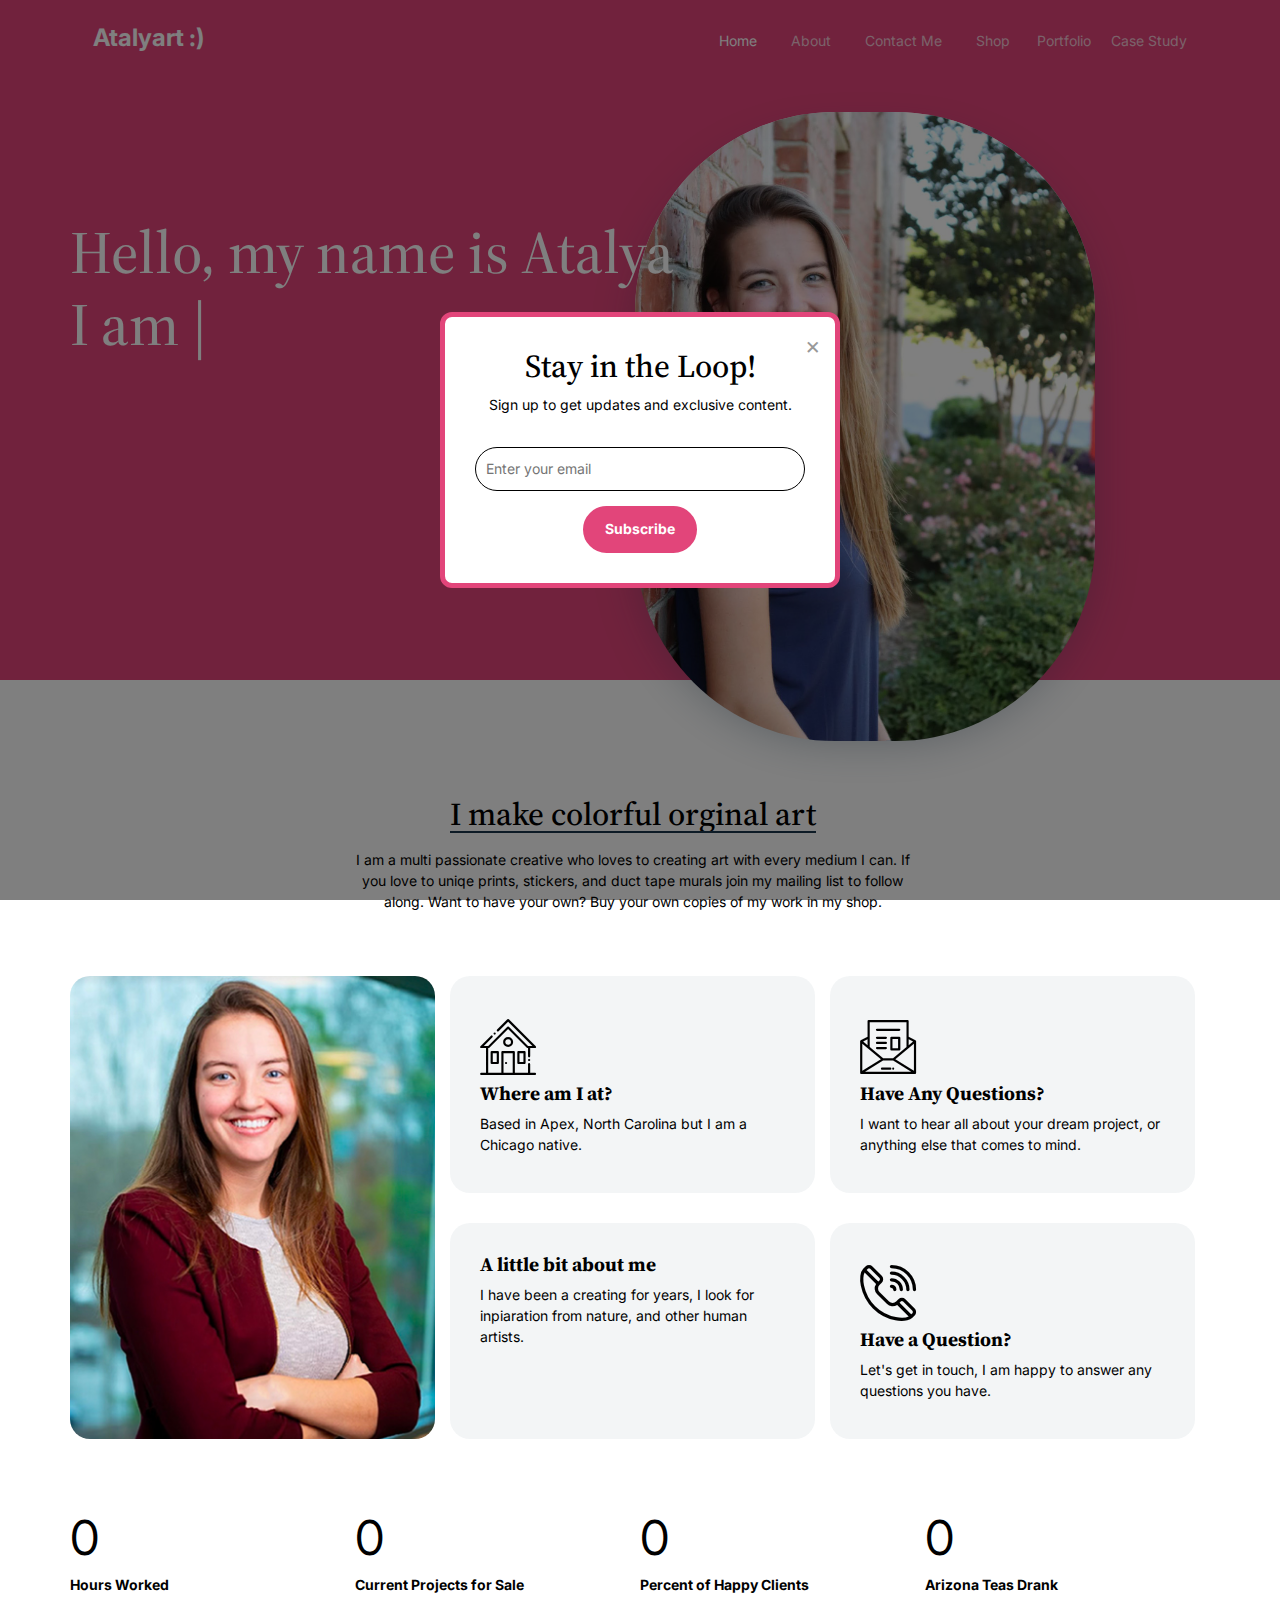
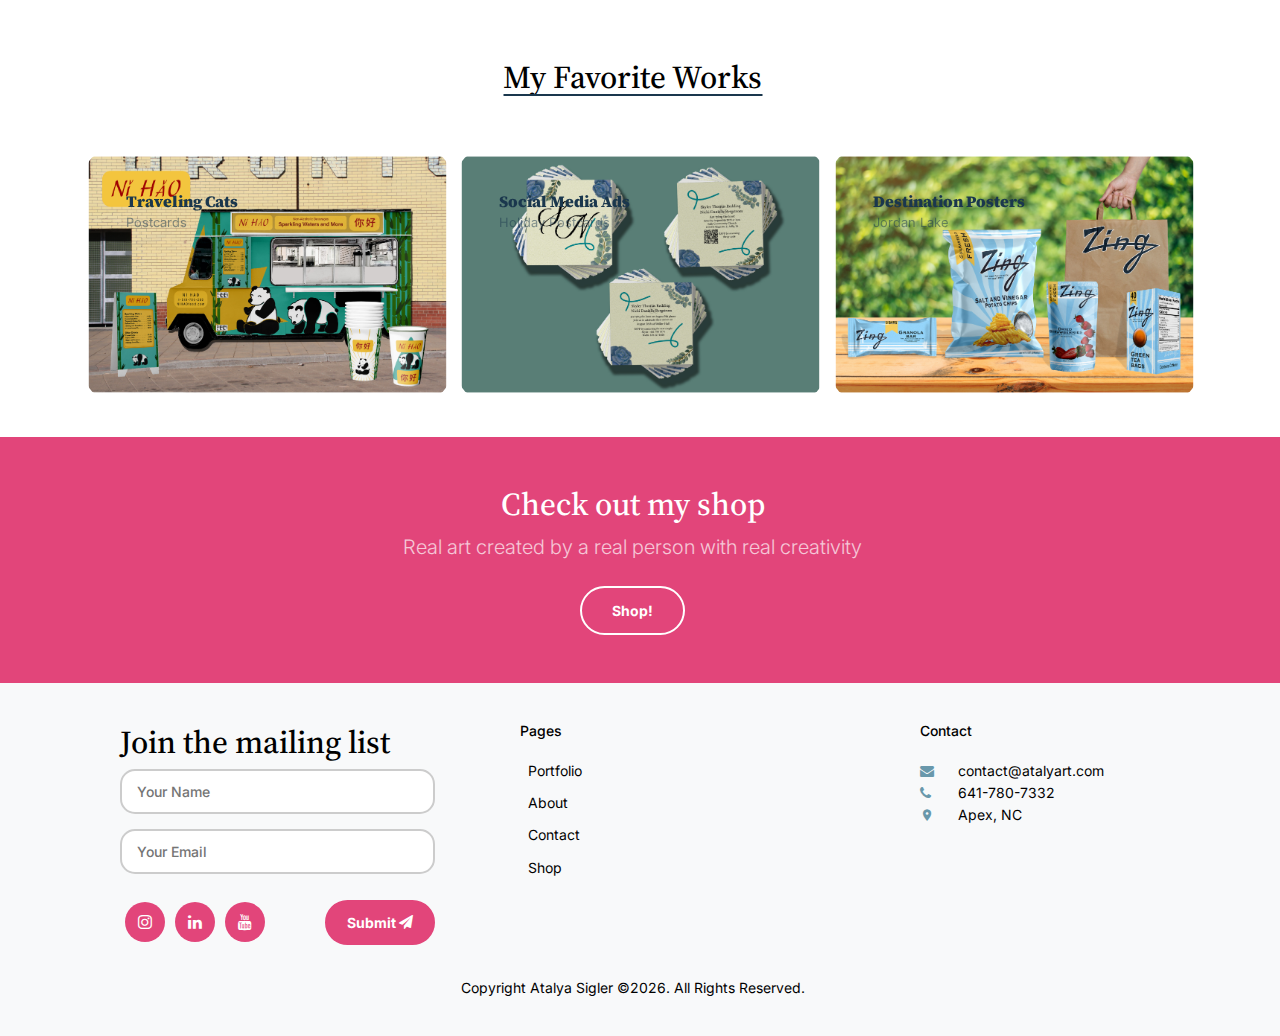
<file: index.html>
<!-- /*
* Template Name: Tour
* Template Author: Untree.co
* Tempalte URI: https://untree.co/
* License: https://creativecommons.org/licenses/by/3.0/
*/ -->
<!doctype html>
<html lang="en">
<head>
	<meta charset="utf-8">
	<meta name="viewport" content="width=device-width, initial-scale=1, shrink-to-fit=no">
	<meta name="author" content="Atalya Sigler">
	<link rel="shortcut icon" href="favicon.png">

	<meta name="description" content="Hand made portfolio website" />
	<meta name="keywords" content="bootstrap, bootstrap4" />

	<link rel="preconnect" href="https://fonts.googleapis.com">
	<link rel="preconnect" href="https://fonts.gstatic.com" crossorigin>
	<link href="https://fonts.googleapis.com/css2?family=Inter:wght@400;700&family=Source+Serif+Pro:wght@400;700&display=swap" rel="stylesheet">

	<link rel="stylesheet" href="css/bootstrap.min.css">
	<link rel="stylesheet" href="css/owl.carousel.min.css">
	<link rel="stylesheet" href="css/owl.theme.default.min.css">
	<link rel="stylesheet" href="css/jquery.fancybox.min.css">
	<link rel="stylesheet" href="fonts/icomoon/style.css">
	<link rel="stylesheet" href="fonts/flaticon/font/flaticon.css">
	<link rel="stylesheet" href="css/daterangepicker.css">
	<link rel="stylesheet" href="css/aos.css">
	<link rel="stylesheet" href="css/style.css">

	<title>Atalyart.com</title>
</head>

<body>

	<div class="site-mobile-menu site-navbar-target">
		<div class="site-mobile-menu-header">
			<div class="site-mobile-menu-close">
				<span class="icofont-close js-menu-toggle"></span>
			</div>
		</div>
		<div class="site-mobile-menu-body"></div>
	</div>

	<nav class="site-nav">
		<div class="container">
			<div class="site-navigation">
				<a href="index.html" class="logo m-0">Atalyart :) <!--<span class="text-primary"></span>--> </a>

				<ul class="js-clone-nav d-none d-lg-inline-block text-left site-menu float-right">
					<li class="active"><a href="index.html">Home</a></li>
					<li><a href="about.html">About</a></li>
					<li><a href="contact.html">Contact Me</a></li>
					<li><a href="shop.html">Shop</a></li>
					<!--<li class="has-children"> -->
						<a href="portfolio.html">Portfolio</a>
						<!--<ul class="dropdown">
							<li><a href="elements.html">Elements</a></li>
							<li><a href="#">Menu One</a></li>
							<li class="has-children">
								<a href="#">Menu Two</a>
								<ul class="dropdown">
									<li><a href="#">Sub Menu One</a></li>
									<li><a href="#">Sub Menu Two</a></li>
									<li><a href="#">Sub Menu Three</a></li>
								</ul>
							</li>
							<li><a href="#">Menu Three</a></li>
						</ul>-->
					</li>
					<a href="download-files/Casestudy.pdf" download="Casestudy">Case Study</a>
					<!--<a href="download-files/Atalya-Sigler-Resume-23.pdf" download="resume">Resume</a> -->
				</ul>

				<a href="#" class="burger ml-auto float-right site-menu-toggle js-menu-toggle d-inline-block d-lg-none light" data-toggle="collapse" data-target="#main-navbar">
					<span></span>
				</a>

			</div>
		</div>
	</nav>


	<div class="hero">
		<div class="container">
			<div class="row align-items-center">
				<div class="col-lg-7">
					<div class="intro-wrap">
						<h1 class="mb-5"><span class="d-block">Hello, my name is Atalya</span> I am <span class="typed-words"></span></h1>

						<div class="row">
							<div class="col-12">
								<!--<form class="form">  -->
									<div class="row mb-2">
										<div class="col-sm-12 col-md-6 mb-3 mb-lg-0 col-lg-4">
										<!--	<select name="" id="" class="form-control custom-select">
												<option value="">Graphic Designer</option>
												<option value="">Illustrator</option>
												<option value="">Web Designer</option>
												<option value="">Artist</option>
												<option value="">Worker Bee</option>
												<option value="">Athlete</option>
												<option value="">China</option>
												<option value="">Russia</option> 
											</select>-->
										</div>
										<div class="col-sm-12 col-md-6 mb-3 mb-lg-0 col-lg-5">
											<!--<input type="text" class="form-control" name="daterange"> -->
										</div>
										<!--<div class="col-sm-12 col-md-6 mb-3 mb-lg-0 col-lg-3">
											<input type="text" class="form-control" placeholder="# of People">
										</div> -->
									</div>    
									<div class="row align-items-center">
										<div class="col-sm-12 col-md-6 mb-3 mb-lg-0 col-lg-4">
										<!--	<input type="submit" class="btn btn-primary btn-block" value="Search"> -->
										</div>
									<!--	<div class="col-lg-8">
											<label class="control control--checkbox mt-3">
												<span class="caption">Save this search</span>
												<input type="checkbox" checked="checked" />
												<div class="control__indicator"></div>
											</label>
										</div>-->
									</div>
								</form>
							</div>
						</div> 
					</div>
				</div>
				<div class="col-lg-5">
					<div class="slides">
						<img src="images/main-hero.jpg" alt="Headshot of a girl in a blue dress" class="img-fluid active">
						<!--<img src="images/hero-slider-2.jpg" alt="Image" class="img-fluid">
						<img src="images/hero-slider-3.jpg" alt="Image" class="img-fluid">
						<img src="images/hero-slider-4.jpg" alt="Image" class="img-fluid">
						<img src="images/hero-slider-5.jpg" alt="Image" class="img-fluid">-->
					</div>
				</div>
			</div>
		</div>
	</div>


	<div class="untree_co-section">
		<div class="container">
			<div class="row mb-5 justify-content-center">
				<div class="col-lg-6 text-center">
					<h2 class="section-title text-center mb-3">I make colorful orginal art</h2>
					<p> I am a multi passionate creative who loves to creating art with every medium I can. If you love to uniqe prints, stickers, and duct tape murals join my mailing list to follow along. 
						Want to have your own? Buy your own copies of my work in my shop.
					</p>
				</div>
			</div>
			<div class="row align-items-stretch">
				<div class="col-lg-4 order-lg-1"> 
					<div class="h-100"><div class="frame h-100"><div class="feature-img-bg h-100" style="background-image: url('images/mini-bio.jpg');"></div>
						</div>
					</div>
				</div>

				<div class="col-6 col-sm-6 col-lg-4 feature-1-wrap d-md-flex flex-md-column order-lg-1" >

					<div class="feature-1 d-md-flex">
						<div class="align-self-center">
							<span class="flaticon-house display-4 text-primary"></span>
							<h3>Where am I at?</h3>
							<p class="mb-0">Based in Apex, North Carolina but I am a Chicago native.</p>
						</div>
					</div>

					<div class="feature-1 ">
						<div class="align-self-center">
							<!--<span class="flaticon-restaurant display-4 text-primary"></span>-->
							<h3>A little bit about me</h3>
							<p class="mb-0">I have been a creating for years, I look for inpiaration from nature, and other human artists.</p>
						</div>
					</div>

				</div>

				<div class="col-6 col-sm-6 col-lg-4 feature-1-wrap d-md-flex flex-md-column order-lg-3" >

					<div class="feature-1 d-md-flex">
						<div class="align-self-center">
							<span class="flaticon-mail display-4 text-primary"></span>
							<h3>Have Any Questions?</h3>
							<p class="mb-0">I want to hear all about your dream project, or anything else that comes to mind. </p>
						</div>
					</div>

					<div class="feature-1 d-md-flex">
						<div class="align-self-center">
							<span class="flaticon-phone-call display-4 text-primary"></span>
							<h3>Have a Question?</h3>
							<p class="mb-0">Let's get in touch, I am happy to answer any questions you have.</p>
						</div>
					</div>
				</div>
			</div>
		</div>
	</div>

	<div class="untree_co-section count-numbers py-5">
		<div class="container">
			<div class="row">
				<div class="col-6 col-sm-6 col-md-6 col-lg-3">
					<div class="counter-wrap">
						<div class="counter">
							<span class="" data-number="4986">0</span>
						</div>
						<span class="caption">Hours Worked</span>
					</div>
				</div>
				<div class="col-6 col-sm-6 col-md-6 col-lg-3">
					<div class="counter-wrap">
						<div class="counter">
							<span class="" data-number="25">0</span>
						</div>
						<span class="caption">Current Projects for Sale</span>
					</div>
				</div>
				<div class="col-6 col-sm-6 col-md-6 col-lg-3">
					<div class="counter-wrap">
						<div class="counter">
							<span class="" data-number="100">0</span>
						</div>
						<span class="caption">Percent of Happy Clients </span>
					</div>
				</div>
				<div class="col-6 col-sm-6 col-md-6 col-lg-3">
					<div class="counter-wrap">
						<div class="counter">
							<span class="" data-number="46790">0</span>
						</div>
						<span class="caption">Arizona Teas Drank</span>
					</div>
				</div>
			</div>
		</div>
	</div>


 <!-- work preview !-->
	<div class="untree_co-section">
		<div class="container">
			<div class="row text-center justify-content-center mb-5">
				<div class="col-lg-7"><h2 class="section-title text-center">My Favorite Works</h2></div>
			</div>

			<div class="owl-carousel owl-3-slider">

				<div class="item">
					<a class="media-thumb" href="images/Campaignsv3-01.jpg" data-fancybox="gallery">
						<div class="media-text">
							<h3>Traveling Cats</h3>
							<span class="location">Postcards</span>
						</div>
						<img src="images/Campaignsv3-02.jpg" alt="Image" class="img-fluid">
					</a> 
				</div>

				<div class="item">
					<a class="media-thumb" href="images/Campaignsv3-03.jpg" data-fancybox="gallery">
						<div class="media-text">
							<h3>Social Media Ads</h3>
							<span class="location">Holiday Postcards</span>
						</div>
						<img src="images/Campaignsv3-04.jpg" alt="Image" class="img-fluid">
					</a> 
				</div>

				<div class="item">
					<a class="media-thumb" href="images/Campaignsv3-05.jpg" data-fancybox="gallery">
						<div class="media-text">
							<h3>Destination Posters</h3>
							<span class="location">Jordan Lake</span>
						</div>
						<img src="images/Campaignsv3-06.jpg" alt="Image" class="img-fluid">
					</a> 
				</div>


				<div class="item">
					<a class="media-thumb" href="images/Campaignsv3-07.jpg" data-fancybox="gallery">
						<div class="media-text">
							<h3>Stickers</h3>
							<span class="location">Iconic</span>
						</div>
						<img src="images/Campaignsv3-08.jpg" alt="Image" class="img-fluid">
					</a> 
				</div>

				<div class="item">
					<a class="media-thumb" href="images/Campaignsv3-09.jpg" data-fancybox="gallery">
						<div class="media-text">
							<h3>Bible Verse Prints</h3>
							<span class="location">Posters & Postcards</span>
						</div>
						<img src="images/Campaignsv3-10.jpg" alt="Image" class="img-fluid">
					</a> 
				</div>

				<div class="item">
					<a class="media-thumb" href="images/Campaignsv3-11.jpg" data-fancybox="gallery">
						<div class="media-text">
							<h3>The Mural</h3>
							<span class="location">Duct Tape Mural made of 100% duct tape.</span>
						</div>
						<img src="images/Campaignsv3-12.jpg" alt="Image" class="img-fluid">
					</a> 
				</div>

			</div>

		</div>
	</div>


	<!-- Video and print hotel price 
		<div class="untree_co-section testimonial-section mt-5">
		<div class="container">  
			<div class="row justify-content-center">
				<div class="col-lg-7 text-center">
					<h2 class="section-title text-center mb-5">Testimonials</h2>

					<div class="owl-single owl-carousel no-nav">
						<div class="testimonial mx-auto">
							<figure class="img-wrap">
								<img src="images/person_2.jpg" alt="Image" class="img-fluid">
							</figure>
							<h3 class="name">Adam Aderson</h3>
							<blockquote>
								<p>&ldquo;There live the blind texts. Separated they live in Bookmarksgrove right at the coast of the Semantics, a large language ocean.&rdquo;</p>
							</blockquote>
						</div>

						<div class="testimonial mx-auto">
							<figure class="img-wrap">
								<img src="images/person_3.jpg" alt="Image" class="img-fluid">
							</figure>
							<h3 class="name">Lukas Devlin</h3>
							<blockquote>
								<p>&ldquo;There live the blind texts. Separated they live in Bookmarksgrove right at the coast of the Semantics, a large language ocean.&rdquo;</p>
							</blockquote>
						</div>

						<div class="testimonial mx-auto">
							<figure class="img-wrap">
								<img src="images/person_4.jpg" alt="Image" class="img-fluid">
							</figure>
							<h3 class="name">Kayla Bryant</h3>
							<blockquote>
								<p>&ldquo;There live the blind texts. Separated they live in Bookmarksgrove right at the coast of the Semantics, a large language ocean.&rdquo;</p>
							</blockquote>
						</div>

					</div>

				</div>
			</div>
		</div>
	</div> 


	<div class="untree_co-section">
		<div class="container">
			<div class="row justify-content-center text-center mb-5">
				<div class="col-lg-6">
					<h2 class="section-title text-center mb-3">Special Offers &amp; Discounts</h2>
					<p>Far far away, behind the word mountains, far from the countries Vokalia and Consonantia, there live the blind texts. Separated they live in Bookmarksgrove right at the coast of the Semantics, a large language ocean.</p>
				</div>
			</div>
			<div class="row">
				<div class="col-6 col-sm-6 col-md-6 col-lg-3 mb-4 mb-lg-0">
					<div class="media-1">
						<a href="#" class="d-block mb-3"><img src="images/hero-slider-1.jpg" alt="Image" class="img-fluid"></a>
						<span class="d-flex align-items-center loc mb-2">
							<span class="icon-room mr-3"></span>
							<span>Italy</span>
						</span>
						<div class="d-flex align-items-center">
							<div>
								<h3><a href="#">Rialto Mountains</a></h3>
								<div class="price ml-auto">
									<span>$520.00</span>
								</div>
							</div>
							
						</div>
						
					</div>
				</div>
				<div class="col-6 col-sm-6 col-md-6 col-lg-3 mb-4 mb-lg-0">
					<div class="media-1">
						<a href="#" class="d-block mb-3"><img src="images/hero-slider-2.jpg" alt="Image" class="img-fluid"></a>
						<span class="d-flex align-items-center loc mb-2">
							<span class="icon-room mr-3"></span>
							<span>United States</span>
						</span>
						<div class="d-flex align-items-center">
							<div>
								<h3><a href="#">San Francisco</a></h3>
								<div class="price ml-auto">
									<span>$520.00</span>
								</div>
							</div>
							
						</div>
						
					</div>
				</div>
				<div class="col-6 col-sm-6 col-md-6 col-lg-3 mb-4 mb-lg-0">
					<div class="media-1">
						<a href="#" class="d-block mb-3"><img src="images/hero-slider-3.jpg" alt="Image" class="img-fluid"></a>
						<span class="d-flex align-items-center loc mb-2">
							<span class="icon-room mr-3"></span>
							<span>Malaysia</span>
						</span>
						<div class="d-flex align-items-center">
							<div>
								<h3><a href="#">Perhentian Islands</a></h3>
								<div class="price ml-auto">
									<span>$750.00</span>
								</div>
							</div>
							
						</div>
						
					</div>
				</div>
				<div class="col-6 col-sm-6 col-md-6 col-lg-3 mb-4 mb-lg-0">
					<div class="media-1">
						<a href="#" class="d-block mb-3"><img src="images/hero-slider-4.jpg" alt="Image" class="img-fluid"></a>

						<span class="d-flex align-items-center loc mb-2">
							<span class="icon-room mr-3"></span>
							<span>Switzerland</span>
						</span>

						<div class="d-flex align-items-center">
							<div>
								<h3><a href="#">Lake Thun</a></h3>
								<div class="price ml-auto">
									<span>$520.00</span>
								</div>
							</div>
							
						</div>
						
					</div>
				</div>
			</div>
		</div>
	</div>

	<div class="untree_co-section">
		<div class="container">
			<div class="row justify-content-between align-items-center">
				
				<div class="col-lg-6">
					<figure class="img-play-video">
						<a id="play-video" class="video-play-button" href="https://www.youtube.com/watch?v=mwtbEGNABWU" data-fancybox>
							<span></span>
						</a>
						<img src="images/hero-slider-2.jpg" alt="Image" class="img-fluid rounded-20">
					</figure>
				</div>

				<div class="col-lg-5">
					<h2 class="section-title text-left mb-4">Take a look at Tour Video</h2>
					<p>Far far away, behind the word mountains, far from the countries Vokalia and Consonantia, there live the blind texts. Separated they live in Bookmarksgrove right at the coast of the Semantics, a large language ocean.</p>

					<p class="mb-4">A small river named Duden flows by their place and supplies it with the necessary regelialia. It is a paradisematic country, in which roasted parts of sentences fly into your mouth.</p>

					<ul class="list-unstyled two-col clearfix">
						<li>Outdoor recreation activities</li>
						<li>Airlines</li>
						<li>Car Rentals</li>
						<li>Cruise Lines</li>
						<li>Hotels</li>
						<li>Railways</li>
						<li>Travel Insurance</li>
						<li>Package Tours</li>
						<li>Insurance</li>
						<li>Guide Books</li>
					</ul>

					<p><a href="#" class="btn btn-primary">Get Started</a></p>

					
				</div>
			</div>
		</div>
	</div> -->

	
	
	<div class="py-5 cta-section">
		<div class="container">
			<div class="row text-center">
				<div class="col-md-12">
					<h2 class="mb-2 text-white">Check out my shop</h2>
					<p class="mb-4 lead text-white text-white-opacity">Real art created by a real person with real creativity</p>
					<p class="mb-0"><a href="contact.html" class="btn btn-outline-white text-white btn-md font-weight-bold">Shop!</a></p>
				</div>
			</div>
		</div>
	</div>

<div class="site-footer">
  <div class="inner first">
   <div class="container">
  <div class="row">
    <!-- Mailing List -->
    <div class="col-md-4">
      <div class="widget">
        <h2 class="heading">Join the mailing list</h2>
        <form class="d-flex flex-column">
          <input type="text" class="contact-inputs input-spacer" placeholder="Your Name" required>
          <input type="email" class="contact-inputs input-spacer" placeholder="Your Email" required>
          <div class="d-flex justify-content-between align-items-center mt-2">
            <div class="d-flex gap-2">
              <a href="#" class="social-icon"><span class="icon-instagram"></span></a>
              <a href="#" class="social-icon"><span class="icon-linkedin"></span></a>
              <a href="#" class="social-icon"><span class="icon-youtube"></span></a>
            </div>
            <button class="btn pink-submit ms-2"> Submit <span class="icon-send"></span></button>
          </div>
        </form>
      </div>
    </div>

    <!-- Pages -->
    <div class="col-md-4">
      <div class="widget">
        <h3 class="heading">Pages</h3>
        <ul class="links list-unstyled">
          <li><a href="#">Portfolio</a></li>
          <li><a href="#">About</a></li>
          <li><a href="#">Contact</a></li>
          <li><a href="#">Shop</a></li>
        </ul>
      </div>
    </div>

    <!-- Contact Info -->
    <div class="col-md-4">
      <div class="widget">
        <h3 class="heading">Contact</h3>
        <ul class="quick-info list-unstyled">
          <li class="email"><a href="#">contact@atalyart.com</a></li>
          <li class="phone"><a href="#">641-780-7332</a></li>
          <li class="address"><a href="#">Apex, NC</a></li>
        </ul>
      </div>
    </div>
  </div>
</div>

		<div class="inner dark">
			<div class="container">
				<div class="row text-center">
					<div class="col-md-8 mb-3 mb-md-0 mx-auto">
						<p>Copyright Atalya Sigler &copy;<script>document.write(new Date().getFullYear());</script>. All Rights Reserved. <!-- &mdash; Designed with love by <a href="https://untree.co" class="link-highlight">Untree.co</a> <!-- License information: https://untree.co/license/ Distributed By <a href="https://themewagon.com" target="_blank" >ThemeWagon</a>-->
						</p>
					</div>
				</div>
			</div>
		</div>
	</div>

	<div id="overlayer"></div>
	<div class="loader">
		<div class="spinner-border" role="status">
			<span class="sr-only">Loading...</span>
		</div>
	</div>

	<script src="js/jquery-3.4.1.min.js"></script>
	<script src="js/popper.min.js"></script>
	<script src="js/bootstrap.min.js"></script>
	<script src="js/owl.carousel.min.js"></script>
	<script src="js/jquery.animateNumber.min.js"></script>
	<script src="js/jquery.waypoints.min.js"></script>
	<script src="js/jquery.fancybox.min.js"></script>
	<script src="js/aos.js"></script>
	<script src="js/moment.min.js"></script>
	<script src="js/daterangepicker.js"></script>

	<script src="js/typed.js"></script>
	<script>
		$(function() {
			var slides = $('.slides'),
			images = slides.find('img');

			images.each(function(i) {
				$(this).attr('data-id', i + 1);
			})

			var typed = new Typed('.typed-words', {
				strings: ["a Graphic Designer.","a Creative.","a Mixed Media Artist.", "an Illustrator.", "a Freelancer."],
				typeSpeed: 80,
				backSpeed: 80,
				backDelay: 4000,
				startDelay: 1000,
				loop: true,
				showCursor: true,
				preStringTyped: (arrayPos, self) => {
					arrayPos++;
					console.log(arrayPos);
					$('.slides img').removeClass('active');
					$('.slides img[data-id="'+arrayPos+'"]').addClass('active');
				}

			});
		})
	</script>

	<script src="js/custom.js"></script>
 <!-- Email pop-up -->
   <div id="emailPopup" class="popup-overlay">
    <div class="popup-content">
      <span class="close-btn" onclick="closePopup()">&times;</span>
      <h2>Stay in the Loop!</h2>
      <p>Sign up to get updates and exclusive content.</p>
      <form>
        <input type="email" placeholder="Enter your email" required>
        <button type="submit" class="pink-submit">Subscribe</button>
      </form>
     </div>
   </div>
<script src="js/popup.js"></script>

</body>

</html>
</file>
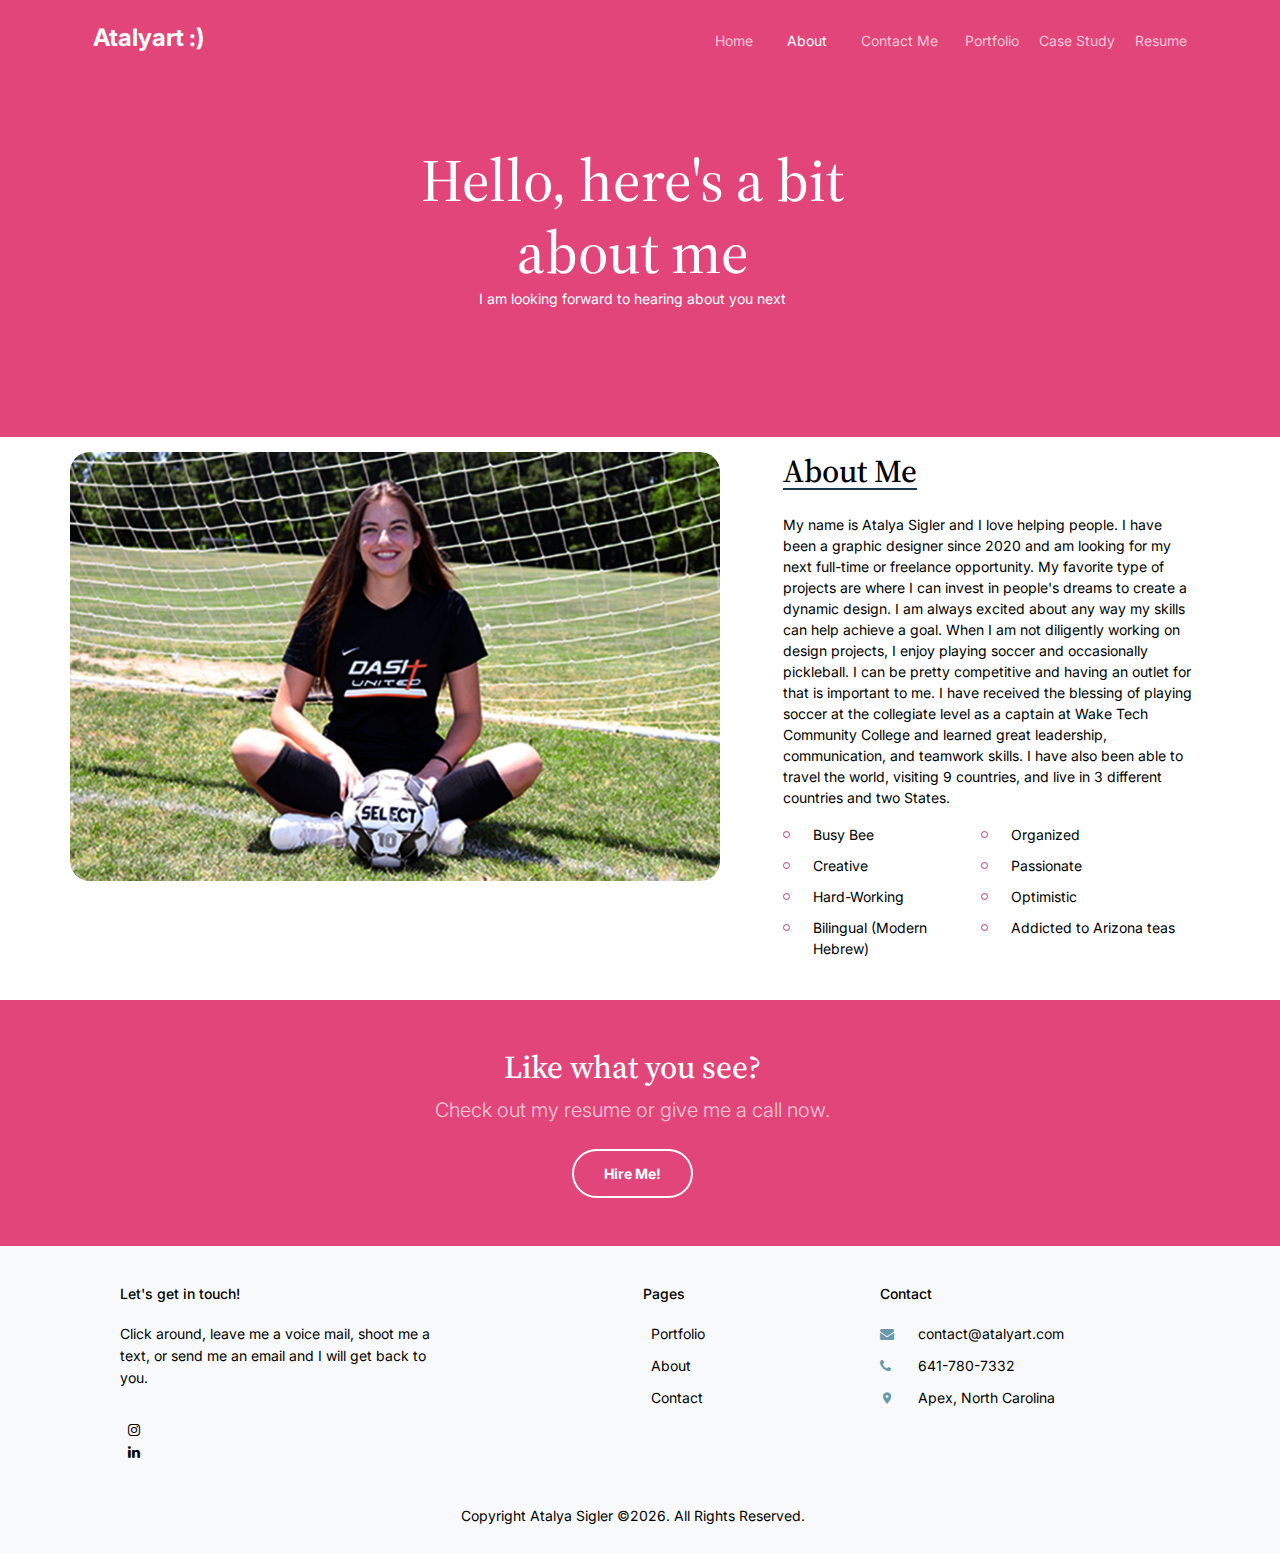
<file: about.html>
<!-- /*
* Template Name: Tour
* Template Author: Untree.co
* Tempalte URI: https://untree.co/
* License: https://creativecommons.org/licenses/by/3.0/
*/ -->
<!doctype html>
<html lang="en">
<head>
  <meta charset="utf-8">
  <meta name="viewport" content="width=device-width, initial-scale=1, shrink-to-fit=no">
  <meta name="author" content="Untree.co">
  <link rel="shortcut icon" href="favicon.png">

  <meta name="description" content="" />
  <meta name="keywords" content="bootstrap, bootstrap4" />

  <link rel="preconnect" href="https://fonts.googleapis.com">
  <link rel="preconnect" href="https://fonts.gstatic.com" crossorigin>
  <link href="https://fonts.googleapis.com/css2?family=Inter:wght@400;700&family=Source+Serif+Pro:wght@400;700&display=swap" rel="stylesheet">

  <link rel="stylesheet" href="css/bootstrap.min.css">
  <link rel="stylesheet" href="css/owl.carousel.min.css">
  <link rel="stylesheet" href="css/owl.theme.default.min.css">
  <link rel="stylesheet" href="css/jquery.fancybox.min.css">
  <link rel="stylesheet" href="fonts/icomoon/style.css">
  <link rel="stylesheet" href="fonts/flaticon/font/flaticon.css">
  <link rel="stylesheet" href="css/daterangepicker.css">
  <link rel="stylesheet" href="css/aos.css">
  <link rel="stylesheet" href="css/style.css">

  <title>Atalyart.com</title>
</head>

<body>


  <div class="site-mobile-menu site-navbar-target">
    <div class="site-mobile-menu-header">
      <div class="site-mobile-menu-close">
        <span class="icofont-close js-menu-toggle"></span>
      </div>
    </div>
    <div class="site-mobile-menu-body"></div>
  </div>

  <nav class="site-nav">
		<div class="container">
			<div class="site-navigation">
				<a href="index.html" class="logo m-0">Atalyart :) <!--<span class="text-primary"></span>--> </a>

				<ul class="js-clone-nav d-none d-lg-inline-block text-left site-menu float-right">
					<li><a href="index.html">Home</a></li>
          <li class="active"><a href="about.html">About</a></li>
          <li><a href="contact.html">Contact Me</a></li>
					<!--<li class="has-children"> -->
						<a href="portfolio.html">Portfolio</a>
						<!--<ul class="dropdown">
							<li><a href="elements.html">Elements</a></li>
							<li><a href="#">Menu One</a></li>
							<li class="has-children">
								<a href="#">Menu Two</a>
								<ul class="dropdown">
									<li><a href="#">Sub Menu One</a></li>
									<li><a href="#">Sub Menu Two</a></li>
									<li><a href="#">Sub Menu Three</a></li>
								</ul>
							</li>
							<li><a href="#">Menu Three</a></li>
						</ul>-->
					</li>
					<a href="download-files/Casestudy.pdf" download="Casestudy">Case Study</a>
					<a href="download-files/Atalya-Sigler-Resume-23.pdf" download="resume">Resume</a>
				</ul>

				<a href="#" class="burger ml-auto float-right site-menu-toggle js-menu-toggle d-inline-block d-lg-none light" data-toggle="collapse" data-target="#main-navbar">
					<span></span>
				</a>

			</div>
		</div>
	</nav>


  <div class="hero hero-inner">
    <div class="container">
      <div class="row align-items-center">
        <div class="col-lg-6 mx-auto text-center">
          <div class="intro-wrap">
            <h1 class="mb-0">Hello, here's a bit about me</h1>
            <p class="text-white"> I am looking forward to hearing about you next </p>
          </div>
        </div>
      </div>
    </div>
  </div>

  
  <div class="untree_co-section">
    <div class="container">
      <div class="row">
        <div class="col-lg-7">
          <div class="owl-single dots-absolute owl-carousel">
            <img src="images/sitting-soccer.jpg" alt="girl sitting behind soccer ball" class="img-fluid rounded-20">
            <img src="images/bubble.jpg" alt="Girl beind a large bubble" class="img-fluid rounded-20">
            <img src="images/red-canyon.jpg" alt="Photo of the red canyon in Israel" class="img-fluid rounded-20">
            <img src="images/Me-Roni.jpg" alt="Two girl sitting on big clock letters that say I heart JLM (jerusalem)" class="img-fluid rounded-20">
            <img src="images/austin-me.jpg" alt="Picture of girl and boy close up of face with feild in the background" class="img-fluid rounded-20">
          </div>
        </div>
        <div class="col-lg-5 pl-lg-5 ml-auto">
          <h2 class="section-title mb-4">About Me</h2>
          <p>My name is Atalya Sigler and I love helping people. 
            I have been a graphic designer since 2020 and am looking for my next full-time or freelance opportunity.
            My favorite type of projects are where I can invest in people's dreams to create a dynamic design. 
            I am always excited about any way my skills can help achieve a goal. When I am not diligently working on design projects, I enjoy playing soccer and occasionally pickleball. 
            I can be pretty competitive and having an outlet for that is important to me.
            I have received the blessing of playing soccer at the collegiate level as a captain at Wake Tech Community College and learned great leadership, communication, and teamwork skills. 
            I have also been able to travel the world, visiting 9 countries, and live in 3 different countries and two States. </p>
          <ul class="list-unstyled two-col clearfix">
            <li>Busy Bee</li>
            <li>Organized</li>
            <li>Creative</li>
            <li>Passionate</li>
            <li>Hard-Working</li>
            <li>Optimistic</li>
            <li>Bilingual (Modern Hebrew)</li>
            <li>Addicted to Arizona teas</li>
          </ul>
        </div>
      </div>
    </div>
  </div>

 <!-- <div class="untree_co-section">
    <div class="container">
      <div class="row justify-content-center mb-5">
        <div class="col-md-6 text-center">
          <h2 class="section-title mb-3 text-center">Team</h2>
          <p>Far far away, behind the word mountains, far from the countries Vokalia and Consonantia, there live the blind texts. Separated they live in Bookmarksgrove right at the coast of the Semantics, a large language ocean.</p>
        </div>
      </div>

      <div class="row">
        <div class="col-lg-3 mb-4">
          <div class="team">
            <img src="images/person_1.jpg" alt="Image" class="img-fluid mb-4 rounded-20">
            <div class="px-3">
              <h3 class="mb-0">James Watson</h3>
              <p>Co-Founder &amp; CEO</p>
            </div>
          </div>
        </div>
        <div class="col-lg-3 mb-4">
          <div class="team">
            <img src="images/person_2.jpg" alt="Image" class="img-fluid mb-4 rounded-20">
            <div class="px-3">
              <h3 class="mb-0">Carl Anderson</h3>
              <p>Co-Founder &amp; CEO</p>
            </div>
          </div>
        </div>

        <div class="col-lg-3 mb-4">
          <div class="team">
            <img src="images/person_4.jpg" alt="Image" class="img-fluid mb-4 rounded-20">
            <div class="px-3">
              <h3 class="mb-0">Michelle Allison</h3>
              <p>Co-Founder &amp; CEO</p>
            </div>
          </div>
        </div>
        <div class="col-lg-3 mb-4">
          <div class="team">
            <img src="images/person_3.jpg" alt="Image" class="img-fluid mb-4 rounded-20">
            <div class="px-3">
              <h3 class="mb-0">Drew Wood</h3>
              <p>Co-Founder &amp; CEO</p>
            </div>
          </div>
        </div>

      </div>

    </div>
  </div>


  

  <div class="untree_co-section testimonial-section mt-5">
    <div class="container">
      <div class="row justify-content-center">
        <div class="col-lg-7 text-center">
          <h2 class="section-title text-center mb-5">Testimonials</h2>

          <div class="owl-single owl-carousel no-nav">
            <div class="testimonial mx-auto">
              <figure class="img-wrap">
                <img src="images/person_2.jpg" alt="Image" class="img-fluid">
              </figure>
              <h3 class="name">Adam Aderson</h3>
              <blockquote>
                <p>&ldquo;There live the blind texts. Separated they live in Bookmarksgrove right at the coast of the Semantics, a large language ocean.&rdquo;</p>
              </blockquote>
            </div>

            <div class="testimonial mx-auto">
              <figure class="img-wrap">
                <img src="images/person_3.jpg" alt="Image" class="img-fluid">
              </figure>
              <h3 class="name">Lukas Devlin</h3>
              <blockquote>
                <p>&ldquo;There live the blind texts. Separated they live in Bookmarksgrove right at the coast of the Semantics, a large language ocean.&rdquo;</p>
              </blockquote>
            </div>

            <div class="testimonial mx-auto">
              <figure class="img-wrap">
                <img src="images/person_4.jpg" alt="Image" class="img-fluid">
              </figure>
              <h3 class="name">Kayla Bryant</h3>
              <blockquote>
                <p>&ldquo;There live the blind texts. Separated they live in Bookmarksgrove right at the coast of the Semantics, a large language ocean.&rdquo;</p>
              </blockquote>
            </div>

          </div>

        </div>
      </div>
    </div>
  </div>

  <div class="untree_co-section">
    <div class="container">
      <div class="row justify-content-between align-items-center">

        <div class="col-lg-6">
          <figure class="img-play-video">
            <a id="play-video" class="video-play-button" href="https://www.youtube.com/watch?v=mwtbEGNABWU" data-fancybox>
              <span></span>
            </a>
            <img src="images/hero-slider-2.jpg" alt="Image" class="img-fluid rounded-20">
          </figure>
        </div>

        <div class="col-lg-5">
          <h2 class="section-title text-left mb-4">Take a look at Tour Video</h2>
          <p>Far far away, behind the word mountains, far from the countries Vokalia and Consonantia, there live the blind texts. Separated they live in Bookmarksgrove right at the coast of the Semantics, a large language ocean.</p>

          <p class="mb-4">A small river named Duden flows by their place and supplies it with the necessary regelialia. It is a paradisematic country, in which roasted parts of sentences fly into your mouth.</p>

          <ul class="list-unstyled two-col clearfix">
            <li>Outdoor recreation activities</li>
            <li>Airlines</li>
            <li>Car Rentals</li>
            <li>Cruise Lines</li>
            <li>Hotels</li>
            <li>Railways</li>
            <li>Travel Insurance</li>
            <li>Package Tours</li>
            <li>Insurance</li>
            <li>Guide Books</li>
          </ul>

          <p><a href="#" class="btn btn-primary">Get Started</a></p>

          
        </div>
      </div>
    </div>
  </div>-->
  
  	
	<div class="py-5 cta-section">
		<div class="container">
			<div class="row text-center">
				<div class="col-md-12">
					<h2 class="mb-2 text-white">Like what you see?</h2>
					<p class="mb-4 lead text-white text-white-opacity">Check out my resume or give me a call now.</p>
					<p class="mb-0"><a href="contact.html" class="btn btn-outline-white text-white btn-md font-weight-bold">Hire Me!</a></p>
				</div>
			</div>
		</div>
	</div>

	<div class="site-footer">
		<div class="inner first">
			<div class="container">
				<div class="row">
					<div class="col-md-6 col-lg-4">
						<div class="widget">
							<h3 class="heading"> Let's get in touch!</h3>
							<p> Click around, leave me a voice mail, shoot me a text, 
                or send me an email and I will get back to you. </p>
						</div>
						<div class="widget">
							<ul class="list-unstyled social">
							<!--	<li><a href="https://twitter.com/Atalyart"><span class="icon-twitter"></span></a></li>-->
								<li><a href="https://www.instagram.com/atalyart.nc/"> <span class="icon-instagram"></span></a></li>
							<!--	<li><a href="#"><span class="icon-facebook"></span></a></li> -->
								<li><a href="https://www.linkedin.com/in/atalya-sigler/"><span class="icon-linkedin"></span></a></li>
               <!--	 <li><a href="https://www.behance.net/atalyasigler1"><span class="icon-behance"></span></a></li>
								<li><a href="#"><span class="icon-dribbble"></span></a></li>
								<li><a href="#"><span class="icon-pinterest"></span></a></li>
								<li><a href="#"><span class="icon-apple"></span></a></li>
								<li><a href="#"><span class="icon-google"></span></a></li>-->
							</ul>
						</div>
					</div>
					<div class="col-md-6 col-lg-2 pl-lg-5">
						<div class="widget">
							<h3 class="heading">Pages</h3>
							<ul class="links list-unstyled">
								<li><a href="portfolio.html">Portfolio</a></li>
								<li><a href="about.html">About</a></li>
								<li><a href="contact.html">Contact</a></li>
							</ul>
						</div>
					</div>
				<!--	<div class="col-md-6 col-lg-2">
						<div class="widget">
							<h3 class="heading">Resources</h3>
							<ul class="links list-unstyled">
								<li><a href="#">Blog</a></li>
								<li><a href="#">About</a></li>
								<li><a href="#">Contact</a></li>
							</ul>
						</div>
					</div> -->
					<div class="col-md-6 col-lg-4">
						<div class="widget">
							<h3 class="heading">Contact</h3>
							<ul class="list-unstyled quick-info links">
								<li class="email"><a href="#">contact@atalyart.com</a></li>
								<li class="phone"><a href="#">641-780-7332</a></li>
								<li class="address"><a href="#">Apex, North Carolina</a></li>
							</ul>
						</div>
					</div>
				</div>
			</div>
		</div>



		<div class="inner dark">
			<div class="container">
				<div class="row text-center">
					<div class="col-md-8 mb-3 mb-md-0 mx-auto">
						<p>Copyright Atalya Sigler &copy;<script>document.write(new Date().getFullYear());</script>. All Rights Reserved. <!-- &mdash; Designed with love by <a href="https://untree.co" class="link-highlight">Untree.co</a> <!-- License information: https://untree.co/license/ Distributed By <a href="https://themewagon.com" target="_blank" >ThemeWagon</a>-->
						</p>
					</div>
					
				</div>
			</div>
		</div>
	</div>

  <div id="overlayer"></div>
  <div class="loader">
    <div class="spinner-border" role="status">
      <span class="sr-only">Loading...</span>
    </div>
  </div>

  <script src="js/jquery-3.4.1.min.js"></script>
  <script src="js/popper.min.js"></script>
  <script src="js/bootstrap.min.js"></script>
  <script src="js/owl.carousel.min.js"></script>
  <script src="js/jquery.animateNumber.min.js"></script>
  <script src="js/jquery.waypoints.min.js"></script>
  <script src="js/jquery.fancybox.min.js"></script>
  <script src="js/aos.js"></script>
  <script src="js/moment.min.js"></script>
  <script src="js/daterangepicker.js"></script>

  <script src="js/typed.js"></script>
  
  <script src="js/custom.js"></script>

</body>

</html>
</file>
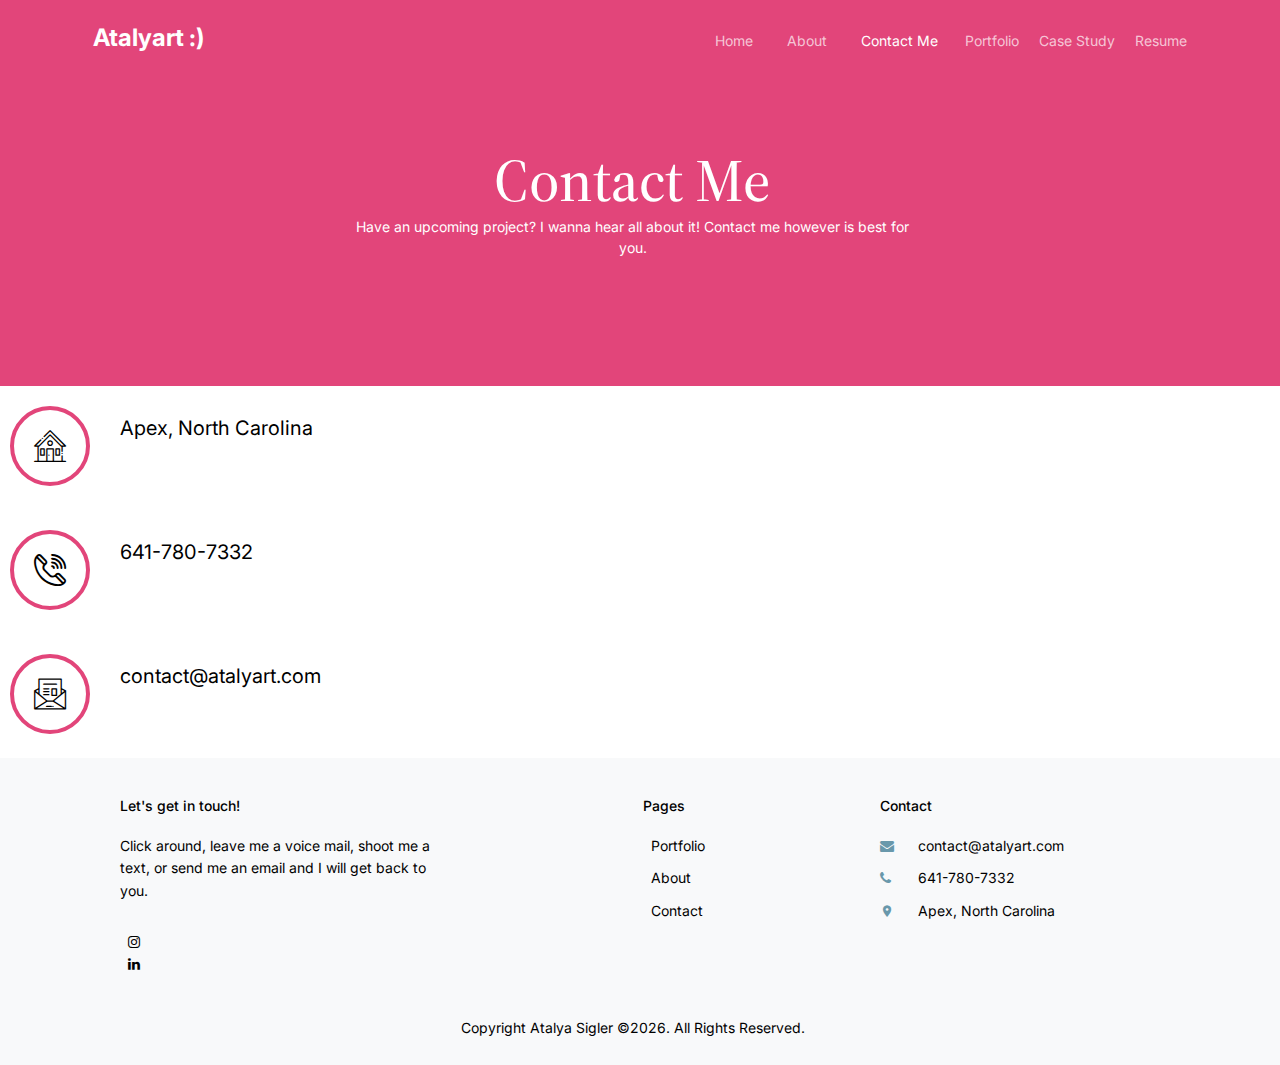
<file: contact.html>
<!-- /*
* Template Name: Tour
* Template Author: Untree.co
* Tempalte URI: https://untree.co/
* License: https://creativecommons.org/licenses/by/3.0/
*/ -->
<!doctype html>
<html lang="en">
<head>
  <meta charset="utf-8">
  <meta name="viewport" content="width=device-width, initial-scale=1, shrink-to-fit=no">
  <meta name="author" content="Untree.co">
  <link rel="shortcut icon" href="favicon.png">

  <meta name="description" content="" />
  <meta name="keywords" content="bootstrap, bootstrap4" />

  <link rel="preconnect" href="https://fonts.googleapis.com">
  <link rel="preconnect" href="https://fonts.gstatic.com" crossorigin>
  <link href="https://fonts.googleapis.com/css2?family=Inter:wght@400;700&family=Source+Serif+Pro:wght@400;700&display=swap" rel="stylesheet">

  <link rel="stylesheet" href="css/bootstrap.min.css">
  <link rel="stylesheet" href="css/owl.carousel.min.css">
  <link rel="stylesheet" href="css/owl.theme.default.min.css">
  <link rel="stylesheet" href="css/jquery.fancybox.min.css">
  <link rel="stylesheet" href="fonts/icomoon/style.css">
  <link rel="stylesheet" href="fonts/flaticon/font/flaticon.css">
  <link rel="stylesheet" href="css/daterangepicker.css">
  <link rel="stylesheet" href="css/aos.css">
  <link rel="stylesheet" href="css/style.css">

  <title>Atalyart.com</title>
</head>

<body>

  <div class="site-mobile-menu site-navbar-target">
    <div class="site-mobile-menu-header">
      <div class="site-mobile-menu-close">
        <span class="icofont-close js-menu-toggle"></span>
      </div>
    </div>
    <div class="site-mobile-menu-body"></div>
  </div>

  <nav class="site-nav">
		<div class="container">
			<div class="site-navigation">
				<a href="index.html" class="logo m-0">Atalyart :) <!--<span class="text-primary"></span>--> </a>

				<ul class="js-clone-nav d-none d-lg-inline-block text-left site-menu float-right">
					<li><a href="index.html">Home</a></li>
          <li><a href="about.html">About</a></li>
          <li class="active"><a href="contact.html">Contact Me</a></li>
					<!--<li class="has-children"> -->
						<a href="portfolio.html">Portfolio</a>
						<!--<ul class="dropdown">
							<li><a href="elements.html">Elements</a></li>
							<li><a href="#">Menu One</a></li>
							<li class="has-children">
								<a href="#">Menu Two</a>
								<ul class="dropdown">
									<li><a href="#">Sub Menu One</a></li>
									<li><a href="#">Sub Menu Two</a></li>
									<li><a href="#">Sub Menu Three</a></li>
								</ul>
							</li>
							<li><a href="#">Menu Three</a></li>
						</ul>-->
					</li>
					<a href="download-files/Casestudy.pdf" download="Casestudy">Case Study</a>
					<a href="download-files/Atalya-Sigler-Resume-23.pdf" download="resume">Resume</a>
				</ul>

				<a href="#" class="burger ml-auto float-right site-menu-toggle js-menu-toggle d-inline-block d-lg-none light" data-toggle="collapse" data-target="#main-navbar">
					<span></span>
				</a>

			</div>
		</div>
	</nav>


  <div class="hero hero-inner">
    <div class="container">
      <div class="row align-items-center">
        <div class="col-lg-6 mx-auto text-center">
          <div class="intro-wrap">
            <h1 class="mb-0">Contact Me</h1>
            <p class="text-white">Have an upcoming project? I wanna hear all about it! Contact me however is best for you. </p>
          </div>
        </div>
      </div>
    </div>
  </div>

  <!--
  
  <div class="untree_co-section">
    <div class="container">
      <div class="row">
        <div class="col-lg-6 mb-5 mb-lg-0">
          <form class="contact-form" data-aos="fade-up" data-aos-delay="200">
            <div class="row">
              <div class="col-6">
                <div class="form-group">
                  <label class="text-black" for="fname">First name</label>
                  <input type="text" class="form-control" id="fname">
                </div>
              </div>
              <div class="col-6">
                <div class="form-group">
                  <label class="text-black" for="lname">Last name</label>
                  <input type="text" class="form-control" id="lname">
                </div>
              </div>
            </div>
            <div class="form-group">
              <label class="text-black" for="email">Email address</label>
              <input type="email" class="form-control" id="email">
            </div>

            <div class="form-group">
              <label class="text-black" for="message">Message</label>
              <textarea name="" class="form-control" id="message" cols="30" rows="5"></textarea>
            </div>

            <button type="submit" class="btn btn-primary">Send Message</button>
          </form>
        </div>
        -->
        <!--<div class="widget">
          <ul class="col-lg-5 ml-auto">
            <div class="quick-contact-item d-flex align-items-center mb-4">
            <li><a href="https://www.instagram.com/atalyart.nc/"> <span class="icon-instagram"></span></a></li>
            <li><a href="https://www.linkedin.com/in/atalya-sigler/"><span class="icon-linkedin"></span></a></li>
            <li><a href="https://www.behance.net/atalyasigler1"><span class="icon-behance"></span></a></li>
          </ul>
        </div>
        <div class="col-lg-5 ml-auto">-->

       <!-- <div class="widget">
          <div class="quick-contact-item d-flex align-items-center mb-4">
            <span class="icon-instagram"></span>
            <address class="text">
              <a href="https://www.instagram.com/atalyart.nc/"></a>Atalyart.nc
            </address>
          </div>
            <div class="quick-contact-item d-flex align-items-center mb-4">
              <span class="icon-linkedin"></span>
              <address class="text">
                <a href="https://www.linkedin.com/in/atalya-sigler/"></a>Atalya Sigler
              </address>
            </div>-->
            <div class="widget"></div>
          <div class="quick-contact-item d-flex align-items-center mb-4">
            <span class="flaticon-house"></span>
            <address class="text">
              Apex, North Carolina
            </address>
          </div>
          <div class="quick-contact-item d-flex align-items-center mb-4">
            <span class="flaticon-phone-call"></span>
            <address class="text">
              641-780-7332
            </address>
          </div>
          <div class="quick-contact-item d-flex align-items-center mb-4">
            <span class="flaticon-mail"></span>
            <address class="text">
              contact@atalyart.com
            </address>
          </div>
        </div>
      </div>
    </div>
  </div>

  
	
	<!--<div class="py-5 cta-section">
		<div class="container">
			<div class="row text-center">
				<div class="col-md-12">
					<h2 class="mb-2 text-white">Like what you see?</h2>
					<p class="mb-4 lead text-white text-white-opacity">Check out my resume or give me a call now.</p>
					<p class="mb-0"><a href="booking.html" class="btn btn-outline-white text-white btn-md font-weight-bold">Hire Me!</a></p>
				</div>
			</div>
		</div>
	</div> -->

	<div class="site-footer">
		<div class="inner first">
			<div class="container">
				<div class="row">
					<div class="col-md-6 col-lg-4">
						<div class="widget">
							<h3 class="heading"> Let's get in touch!</h3>
							<p> Click around, leave me a voice mail, shoot me a text, 
                or send me an email and I will get back to you. </p>
						</div>
						<div class="widget">
							<ul class="list-unstyled social">
							<!--	<li><a href="https://twitter.com/Atalyart"><span class="icon-twitter"></span></a></li> -->
								<li><a href="https://www.instagram.com/atalyart.nc/"> <span class="icon-instagram"></span></a></li>
							<!--	<li><a href="#"><span class="icon-facebook"></span></a></li> -->
								<li><a href="https://www.linkedin.com/in/atalya-sigler/"><span class="icon-linkedin"></span></a></li>
                <!--	<li><a href="https://www.behance.net/atalyasigler1"><span class="icon-behance"></span></a></li>
							  <li><a href="#"><span class="icon-dribbble"></span></a></li>
								<li><a href="#"><span class="icon-pinterest"></span></a></li>
								<li><a href="#"><span class="icon-apple"></span></a></li>
								<li><a href="#"><span class="icon-google"></span></a></li>-->
							</ul>
						</div>
					</div>
					<div class="col-md-6 col-lg-2 pl-lg-5">
						<div class="widget">
							<h3 class="heading">Pages</h3>
							<ul class="links list-unstyled">
								<li><a href="portfolio.html">Portfolio</a></li>
								<li><a href="about.html">About</a></li>
								<li><a href="contact.html">Contact</a></li>
							</ul>
						</div>
					</div>
				<!--	<div class="col-md-6 col-lg-2">
						<div class="widget">
							<h3 class="heading">Resources</h3>
							<ul class="links list-unstyled">
								<li><a href="#">Blog</a></li>
								<li><a href="#">About</a></li>
								<li><a href="#">Contact</a></li>
							</ul>
						</div>
					</div> -->
					<div class="col-md-6 col-lg-4">
						<div class="widget">
							<h3 class="heading">Contact</h3>
							<ul class="list-unstyled quick-info links">
								<li class="email"><a href="#">contact@atalyart.com</a></li>
								<li class="phone"><a href="#">641-780-7332</a></li>
								<li class="address"><a href="#">Apex, North Carolina</a></li>
							</ul>
						</div>
					</div>
				</div>
			</div>
		</div>



		<div class="inner dark">
			<div class="container">
				<div class="row text-center">
					<div class="col-md-8 mb-3 mb-md-0 mx-auto">
						<p>Copyright Atalya Sigler &copy;<script>document.write(new Date().getFullYear());</script>. All Rights Reserved. <!-- &mdash; Designed with love by <a href="https://untree.co" class="link-highlight">Untree.co</a> <!-- License information: https://untree.co/license/ Distributed By <a href="https://themewagon.com" target="_blank" >ThemeWagon</a>-->
						</p>
					</div>
					
				</div>
			</div>
		</div>
	</div>

  <div id="overlayer"></div>
  <div class="loader">
    <div class="spinner-border" role="status">
      <span class="sr-only">Loading...</span>
    </div>
  </div>

  <script src="js/jquery-3.4.1.min.js"></script>
  <script src="js/popper.min.js"></script>
  <script src="js/bootstrap.min.js"></script>
  <script src="js/owl.carousel.min.js"></script>
  <script src="js/jquery.animateNumber.min.js"></script>
  <script src="js/jquery.waypoints.min.js"></script>
  <script src="js/jquery.fancybox.min.js"></script>
  <script src="js/aos.js"></script>
  <script src="js/moment.min.js"></script>
  <script src="js/daterangepicker.js"></script>

  <script src="js/typed.js"></script>
  
  <script src="js/custom.js"></script>

</body>

</html>
</file>
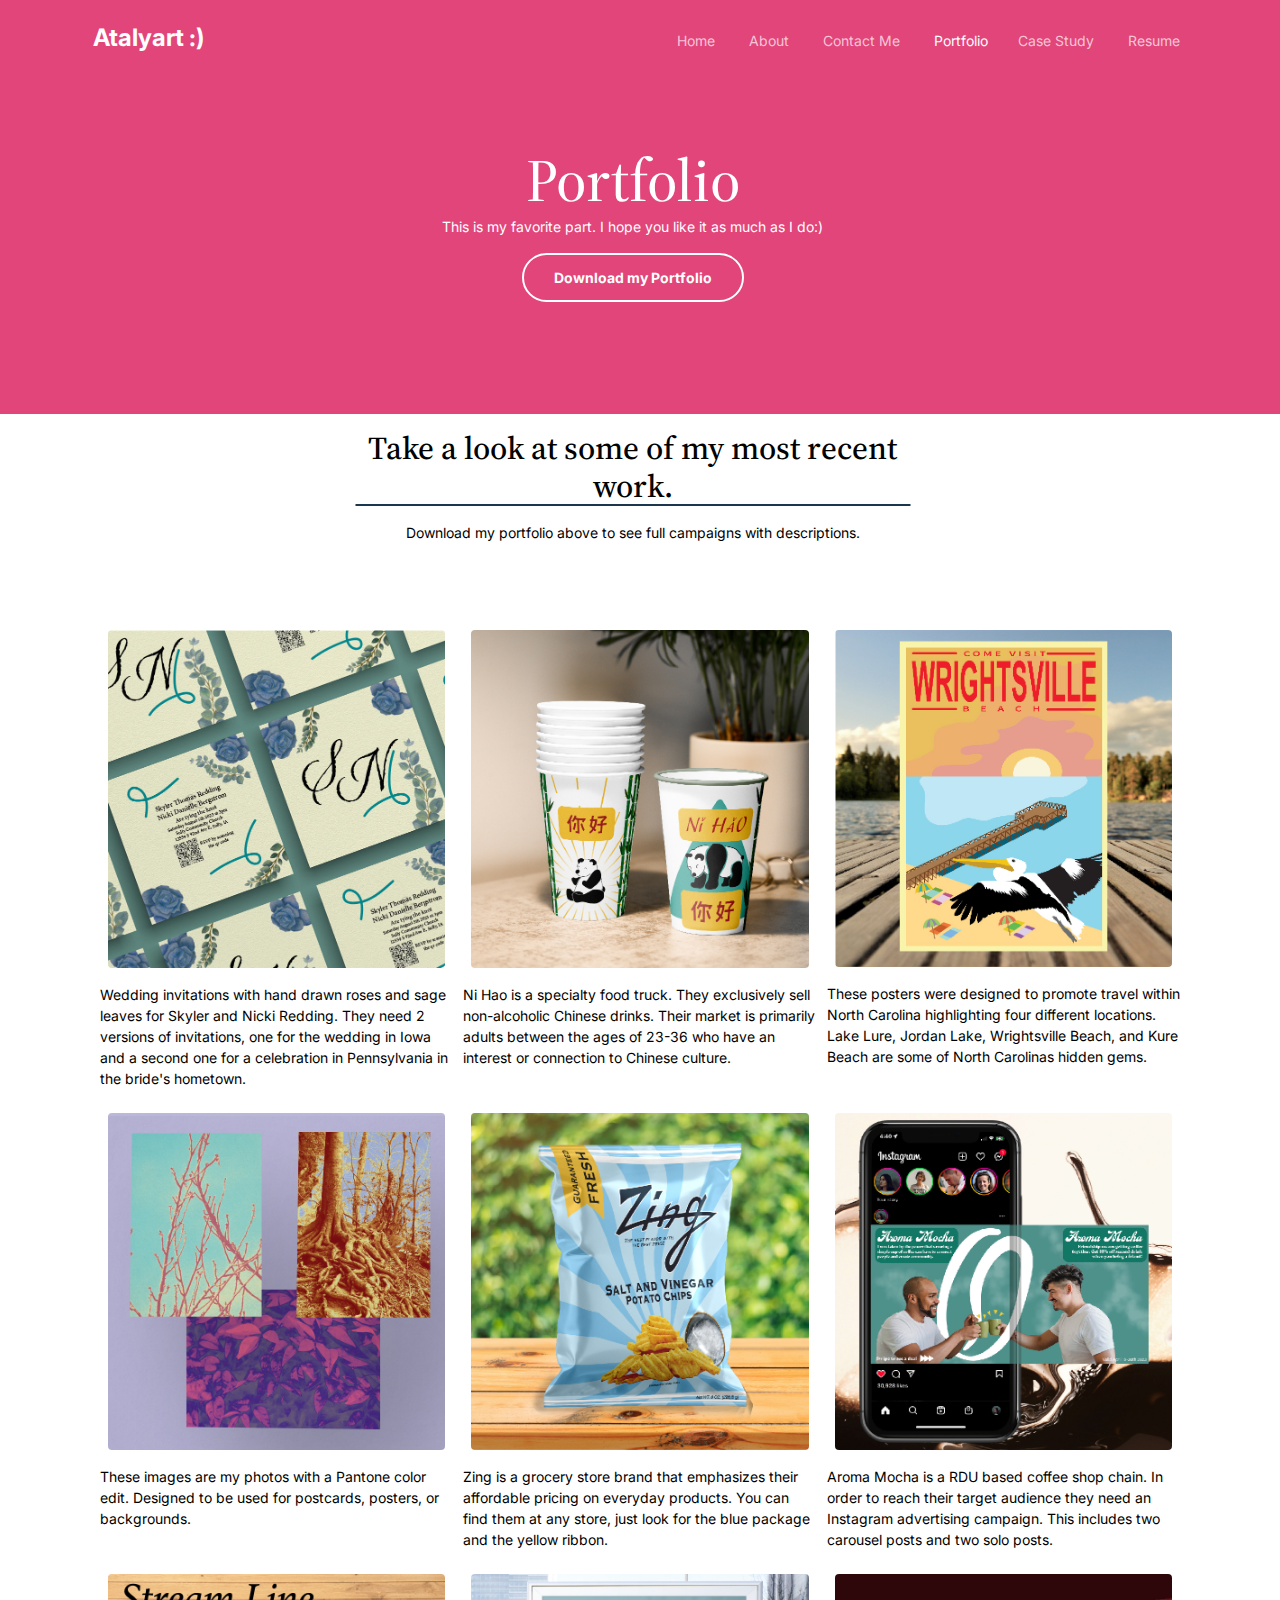
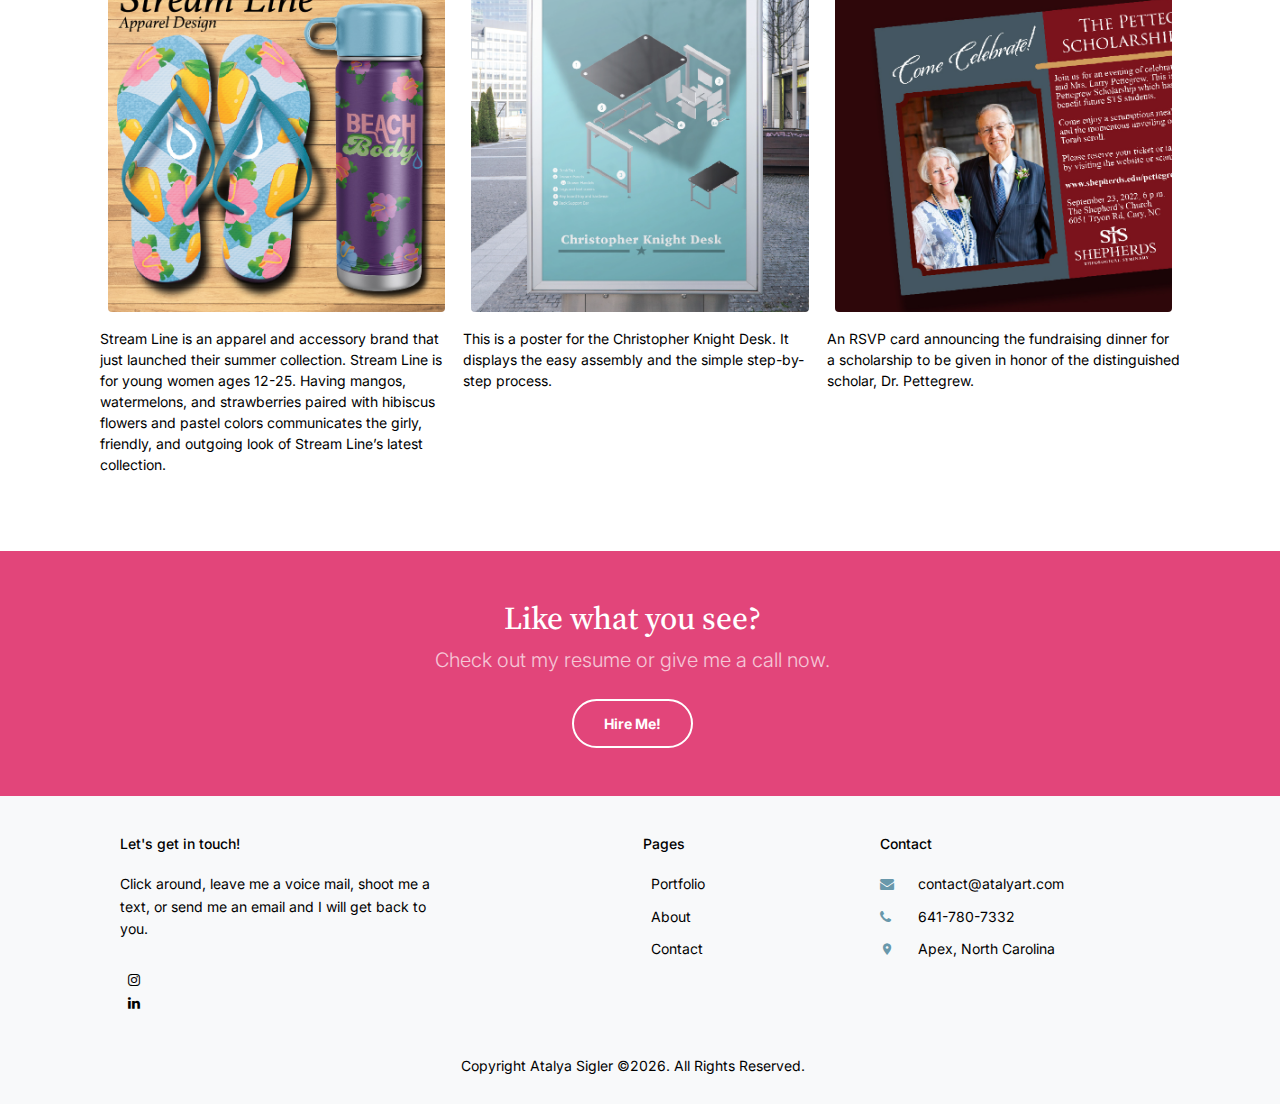
<file: portfolio.html>
<!-- /*
* Template Name: Tour
* Template Author: Untree.co
* Tempalte URI: https://untree.co/
* License: https://creativecommons.org/licenses/by/3.0/
*/ -->
<!doctype html>
<html lang="en">
<head>
  <meta charset="utf-8">
  <meta name="viewport" content="width=device-width, initial-scale=1, shrink-to-fit=no">
  <meta name="author" content="Untree.co">
  <link rel="shortcut icon" href="favicon.png">

  <meta name="description" content="" />
  <meta name="keywords" content="bootstrap, bootstrap4" />

  <link rel="preconnect" href="https://fonts.googleapis.com">
  <link rel="preconnect" href="https://fonts.gstatic.com" crossorigin>
  <link href="https://fonts.googleapis.com/css2?family=Inter:wght@400;700&family=Source+Serif+Pro:wght@400;700&display=swap" rel="stylesheet">

  <link rel="stylesheet" href="css/bootstrap.min.css">
  <link rel="stylesheet" href="css/owl.carousel.min.css">
  <link rel="stylesheet" href="css/owl.theme.default.min.css">
  <link rel="stylesheet" href="css/jquery.fancybox.min.css">
  <link rel="stylesheet" href="fonts/icomoon/style.css">
  <link rel="stylesheet" href="fonts/flaticon/font/flaticon.css">
  <link rel="stylesheet" href="css/daterangepicker.css">
  <link rel="stylesheet" href="css/aos.css">
  <link rel="stylesheet" href="css/style.css">

  <title>Atalyart.com</title>
</head>

<body>


  <div class="site-mobile-menu site-navbar-target">
    <div class="site-mobile-menu-header">
      <div class="site-mobile-menu-close">
        <span class="icofont-close js-menu-toggle"></span>
      </div>
    </div>
    <div class="site-mobile-menu-body"></div>
  </div>

  <nav class="site-nav">
    <div class="container">
      <div class="site-navigation">
        <a href="index.html" class="logo m-0">Atalyart :) <!--<span class="text-primary"></span>--> </a>

        <ul class="js-clone-nav d-none d-lg-inline-block text-left site-menu float-right">
          <li><a href="index.html">Home</a></li>
          <li><a href="about.html">About</a></li>
          <li><a href="contact.html">Contact Me</a></li>
         <!-- <li class="has-children"> -->
          <li class="active"><a href="portfolio.html">Portfolio</a>
          <!--  <ul class="dropdown">
              <li><a href="elements.html">Elements</a></li>
              <li><a href="#">Menu One</a></li>
              <li class="has-children">
                <a href="#">Menu Two</a>
                <ul class="dropdown">
                  <li><a href="#">Sub Menu One</a></li>
                  <li><a href="#">Sub Menu Two</a></li>
                  <li><a href="#">Sub Menu Three</a></li>
                </ul>
              </li>
              <li><a href="#">Menu Three</a></li>
            </ul>
          </li>-->
          <li><a href="download-files/Casestudy.pdf" download="Casestudy">Case Study</a></li>
          <li><a href="download-files/Atalya-Sigler-Resume-23.pdf"download="resume" >Resume</a></li>
        </ul>

        <a href="#" class="burger ml-auto float-right site-menu-toggle js-menu-toggle d-inline-block d-lg-none light" data-toggle="collapse" data-target="#main-navbar">
          <span></span>
        </a>

      </div>
    </div>
  </nav>


  <div class="hero hero-inner">
    <div class="container">
      <div class="row align-items-center">
        <div class="col-lg-6 mx-auto text-center">
          <div class="intro-wrap">
            <h1 class="mb-0">Portfolio</h1>
            <p class="text-white">This is my favorite part. I hope you like it as much as I do:)</p>
            <p class="mb-0"><a href="download-files/Sigler-Portfolio.pdf" class="btn btn-outline-white text-white btn-md font-weight-bold">Download my Portfolio</a></p>
          </div>
        </div>
      </div>
    </div>
  </div>

  <div class="untree_co-section">
    <div class="container">
      <div class="row mb-5 justify-content-center">
        <div class="col-lg-6 text-center">
          <h2 class="section-title text-center mb-3">Take a look at some of my most recent work.</h2>
          <p>Download my portfolio above to see full campaigns with descriptions.</p>
        </div>
      </div>
 <!-- <div class="untree_co-section">
    <div class="container">
      <div class="row">
        <div class="col-6 col-md-6 col-lg-3">
          <div class="media-1">
            <a href="#" class="d-block mb-3"><img src="images/wedding-card.jpg" alt="wedding cards repeated in a diagnle pattern " class="img-fluid"></a>
            <div class="d-flex">
              <div>
                <h3><a href="#">Wedding Cards</a></h3>
                <p>Wedding invitations with hand drawn roses and sage leaves for Skyler and Nicki Redding.</p>
              </div>
            </div>
          </div>
        </div>
        <div class="col-6 col-md-6 col-lg-3">
          <div class="media-1">
            <a href="#" class="d-block mb-3"><img src="images/thank-you.jpg" alt="A greish-blue and maroon card with photo of a happy older couple with lots of text on the side" class="img-fluid"></a>
            <div class="d-flex">
              <div>
                <h3><a href="#">Event Card</a></h3>
                <p>This card was commissioned by a committee as a thank you for Dr.Pettegrew and the announcement of a scholarship in his name. </p>
              </div>
            </div>
          </div>
        </div>
        <div class="col-6 col-md-6 col-lg-3">
          <div class="media-1">
            <a href="#" class="d-block mb-3"><img src="images/website-imagesv2-02.jpg" alt="Image of a sports website on a phone" class="img-fluid"></a>
            <div class="d-flex">
              <div>
                <h3><a href="#">Johnston Eagles</a></h3>
                <p>A website costing less than $500 and within a week using wordpress. Download my portfolio above to see the full site.</p>
              </div>
            </div>
          </div>
        </div>
        <div class="col-6 col-md-6 col-lg-3">
          <div class="media-1">
            <a href="#" class="d-block mb-3"><img src="images/pantone.jpg" alt="three photo edits, one of a trees roots, the second of tree branches, and the third of pink leaves" class="img-fluid"></a>
            <div class="d-flex">
              <div>
                <h3><a href="#">Tri-Color Photo edits</a></h3>
                <p>These photos are pantone color edits for postcards, posters, or whatever else you can think of.</p>
              </div>
            </div>
          </div>
        </div>
      </div>
    </div>
  </div>
  
  <div class="untree_co-section">
    <div class="container">
      <div class="row">
        <div class="col-6 col-md-6 col-lg-3">
          <div class="media-1">
            <a href="#" class="d-block mb-3"><img src="images/website-imagesv3-04.png" alt="Vector drawing of a kayak with an ore over it and yellow text that says come visit Jordan Lake" class="img-fluid"></a>
            <div class="d-flex">
              <div>
                <h3><a href="#">North Carolina Travel Posters</a></h3>
                <p>These posters were designed as an advertising campaign to promote some of North Carolina's lesser known sites like Jordan Lake. Download my portfolio to see the full campaign.</p>
              </div>
            </div>
          </div>
        </div>
        <div class="col-6 col-md-6 col-lg-3">
          <div class="media-1">
            <a href="#" class="d-block mb-3"><img src="images/website-imagesv2-01.jpg" alt="Image of panda illustration and logo that says hello in Mandarin" class="img-fluid"></a>
            <div class="d-flex">
              <div>
                <h3><a href="#">Ni Hao Food Truck</a></h3>
                <p>Ni Hao is a Chinese inspired drink only food truck with traditional drinks like Tieguanyin Oolong tea and Saffron Peach. Download my portfolio to see the full portfolio.</p>
              </div>
            </div>
          </div>
        </div>
        <div class="col-6 col-md-6 col-lg-3">
          <div class="media-1">
            <a href="#" class="d-block mb-3"><img src="images/hero-slider-3.jpg" alt="Image" class="img-fluid"></a>
            <div class="d-flex">
              <div>
                <h3><a href="#">Wendy's Instagram Ads</a></h3>
                <p>Far far away, behind the word mountains, far from the countries Vokalia and Consonantia, there live the blind texts. Download my portfolio to see the full campaign.</p>
              </div>
            </div>
          </div>
        </div>
        <div class="col-6 col-md-6 col-lg-3">
          <div class="media-1">
            <a href="#" class="d-block mb-3"><img src="images/website-imagesv2-05.jpg" alt="Mockup of ship bag, snack bag, tea box, and ground beef tube, with a brown paper bag in the back" class="img-fluid"></a>
            <div class="d-flex">
              <div>
                <h3><a href="#">Zing Package Design</a></h3>
                <p>Zing is a grocery store food brand with everyday items like chips and tea. Download my portfolio to see the full campaign.</p>
              </div>
            </div>
          </div>
        </div>
      </div>
    </div>
  </div> -->

  <div class="custom-block" data-aos="fade-up">
   <!-- <h2 class="section-title">Photos taken at Raven Rock</h2>-->
    <div class="row gutter-v2 gallery"> 
      <div class="col-4">
        <a href="images/Campaignsv3-04.jpg" class="gal-item" data-fancybox="gal"><img src="images/Campaignsv3-15.jpg" alt="stacks of square invitations with blue roses and sage leaves" class="img-fluid"></a>
          <p> Wedding invitations with hand drawn roses and sage leaves for Skyler and Nicki Redding. They need 2 versions of invitations, one for the wedding in Iowa and a second one for a celebration in Pennsylvania in the bride's hometown.</p>
      </div>
      <div class="col-4">
        <a href="images/Campaignsv3-02.jpg" class="gal-item" data-fancybox="gal"><img src="images/Campaignsv3-10.jpg" alt="2 cups with pandas and bamboo on them" class="img-fluid"></a>
          <p>Ni Hao is a specialty food truck. They exclusively sell non-alcoholic Chinese drinks. Their market is primarily adults between the ages of 23-36 who have an interest or connection to Chinese culture. </p>
      </div>
      <div class="col-4">
        <a href="images/Campaignsv3-01.jpg" class="gal-item" data-fancybox="gal"><img src="images/Campaignsv3-09.jpg" alt="Illustration of pelican flying over beach with text that says come visit Wrightsville beach" class="img-fluid"></a>
          <p>These posters were designed to promote travel within North Carolina highlighting four different locations. Lake Lure, Jordan Lake, Wrightsville Beach, and Kure Beach are some of North Carolinas hidden gems. </p>
      </div>
      <div class="col-4">
        <a href="images/pantone.jpg" class="gal-item" data-fancybox="gal"><img src="images/pantone.jpg" alt="tree branches with pink light cast on branches with small buds" class="img-fluid"></a>
          <p>These images are my photos with a Pantone color edit. Designed to be used for postcards, posters, or backgrounds. </p>
      </div>
      <div class="col-4">
        <a href="images/Campaignsv3-06.jpg" class="gal-item" data-fancybox="gal"><img src="images/Campaignsv3-12.jpg" alt="mockup of blue chip bag" class="img-fluid"></a>
        <p> Zing is a grocery store brand that emphasizes their affordable pricing on everyday products. You can find them at any store, just look for the blue package and the yellow ribbon.</p>
      </div>
      <div class="col-4">
        <a href="images/Campaignsv3-03.jpg" class="gal-item" data-fancybox="gal"><img src="images/Campaignsv3-11.jpg" alt="instagram ad on phone with men drinking coffee" class="img-fluid"></a>
          <p>Aroma Mocha is a RDU based coffee shop chain. In order to reach their target audience they need an Instagram advertising campaign. This includes two carousel posts and two solo posts.</p>
      </div>
      <div class="col-4">
        <a href="images/Campaignsv3-07.jpg" class="gal-item" data-fancybox="gal"><img src="images/Campaignsv3-13.jpg" alt="colorful flip flops with a purple water bottle that says beach body" class="img-fluid"></a>
          <p>Stream Line is an apparel and accessory brand that just launched their summer collection. Stream Line is for young women ages 12-25. Having mangos, watermelons, and strawberries paired with hibiscus 
            flowers and pastel colors communicates the girly, friendly, and outgoing look of Stream Line’s 
            latest collection.</p>
      </div>
      <div class="col-4">
        <a href="images/Campaignsv3-08.jpg" class="gal-item" data-fancybox="gal"><img src="images/Campaignsv3-16.jpg" alt="poster of a desk illustration blown out into pieces" class="img-fluid"></a>
          <p>This is a poster for the Christopher Knight Desk. It displays the easy assembly and the simple step-by-step process.</p>
      </div>
      <div class="col-4">
        <a href="images/Campaignsv3-05.jpg" class="gal-item" data-fancybox="gal"><img src="images/Campaignsv3-14.jpg" alt="Red and blue scholarship announcement card" class="img-fluid"></a>
          <p>An RSVP card announcing the fundraising dinner for a scholarship to be given in honor of the distinguished scholar, Dr. Pettegrew. </p>
      </div>
      <!-- Too many fill in later with new work <div class="col-4">
        <a href="images/raven-rock-river.png" class="gal-item" data-fancybox="gal"><img src="images/raven-rock-river.png" alt="River at Raven Rock state park." class="img-fluid"></a>
          <p>A website costing less than $500 and within a week using wordpress. Download my portfolio above to see the full site.</p>
      </div>
      <div class="col-4">
        <a href="images/raven-rock-river.png" class="gal-item" data-fancybox="gal"><img src="images/raven-rock-river.png" alt="River at Raven Rock state park." class="img-fluid"></a>
          <p>A website costing less than $500 and within a week using wordpress. Download my portfolio above to see the full site.</p>
      </div>
      <div class="col-4">
        <a href="images/raven-rock-river.png" class="gal-item" data-fancybox="gal"><img src="images/raven-rock-river.png" alt="River at Raven Rock state park." class="img-fluid"></a>
          <p>A website costing less than $500 and within a week using wordpress. Download my portfolio above to see the full site.</p>
      </div>
    </div>
  </div>-->

  <!--<div class="untree_co-section">
    <div class="container">
      <div class="row">
        <div class="col-6 col-md-6 col-lg-3">
          <div class="service text-center">
            <span class="icon-paper-plane"></span>
            <h3>Excellence in Travel</h3>
            <p>Far far away, behind the word mountains, far from the countries Vokalia and Consonantia, there live the blind texts.</p>
          </div>
        </div>
        <div class="col-6 col-md-6 col-lg-3">
          <div class="service text-center">
            <span class="icon-tag"></span>
            <h3>Discover Best</h3>
            <p>Far far away, behind the word mountains, far from the countries Vokalia and Consonantia, there live the blind texts.</p>
          </div>
        </div>
        <div class="col-6 col-md-6 col-lg-3">
          <div class="service text-center">
            <span class="icon-user"></span>
            <h3>A New Moments of Life</h3>
            <p>Far far away, behind the word mountains, far from the countries Vokalia and Consonantia, there live the blind texts.</p>
          </div>
        </div>
        <div class="col-6 col-md-6 col-lg-3">
          <div class="service text-center">
            <span class="icon-support"></span>
            <h3>Joy To Your Journey</h3>
            <p>Far far away, behind the word mountains, far from the countries Vokalia and Consonantia, there live the blind texts.</p>
          </div>
        </div>
      </div>
    </div>
  </div> -->

  <!--<div class="untree_co-section">
    <div class="container">
      <div class="row mb-5 justify-content-center">
        <div class="col-lg-6 text-center">
          <h2 class="section-title text-center mb-3">These are just a glimps at some of my work</h2>
          <p>Download my portfolio above to see full campaigns.</p>
        </div>
      </div>-->
     <!-- <div class="row align-items-stretch">
        <div class="col-lg-4 order-lg-1">
          <div class="h-100"><div class="frame h-100"><div class="feature-img-bg h-100" style="background-image: url('images/hero-slider-1.jpg');"></div></div></div>
        </div>

        <div class="col-6 col-sm-6 col-lg-4 feature-1-wrap d-md-flex flex-md-column order-lg-1" >

          <div class="feature-1 d-md-flex">
            <div class="align-self-center">
              <span class="flaticon-house display-4 text-primary"></span>
              <h3>Beautiful Condo</h3>
              <p class="mb-0">Even the all-powerful Pointing has no control about the blind texts.</p>
            </div>
          </div>

          <div class="feature-1 ">
            <div class="align-self-center">
              <span class="flaticon-restaurant display-4 text-primary"></span>
              <h3>Restaurants & Cafe</h3>
              <p class="mb-0">Even the all-powerful Pointing has no control about the blind texts.</p>
            </div>
          </div>

        </div>

        <div class="col-6 col-sm-6 col-lg-4 feature-1-wrap d-md-flex flex-md-column order-lg-3" >

          <div class="feature-1 d-md-flex">
            <div class="align-self-center">
              <span class="flaticon-mail display-4 text-primary"></span>
              <h3>Easy to Connect</h3>
              <p class="mb-0">Even the all-powerful Pointing has no control about the blind texts.</p>
            </div>
          </div>

          <div class="feature-1 d-md-flex">
            <div class="align-self-center">
              <span class="flaticon-phone-call display-4 text-primary"></span>
              <h3>24/7 Support</h3>
              <p class="mb-0">Even the all-powerful Pointing has no control about the blind texts.</p>
            </div>
          </div>-->

        </div>

      </div>
    </div>
  </div> 
	
	<div class="py-5 cta-section">
		<div class="container">
			<div class="row text-center">
				<div class="col-md-12">
					<h2 class="mb-2 text-white">Like what you see?</h2>
					<p class="mb-4 lead text-white text-white-opacity">Check out my resume or give me a call now.</p>
					<p class="mb-0"><a href="contact.html" class="btn btn-outline-white text-white btn-md font-weight-bold">Hire Me!</a></p>
				</div>
			</div>
		</div>
	</div>

	<div class="site-footer">
		<div class="inner first">
			<div class="container">
				<div class="row">
					<div class="col-md-6 col-lg-4">
						<div class="widget">
							<h3 class="heading"> Let's get in touch!</h3>
							<p> Click around, leave me a voice mail, shoot me a text, or 
                  send me an email and I will get back to you. </p>
						</div>
						<div class="widget">
							<ul class="list-unstyled social">
							<!--	<li><a href="https://twitter.com/Atalyart"><span class="icon-twitter"></span></a></li>-->
								<li><a href="https://www.instagram.com/atalyart.nc/"> <span class="icon-instagram"></span></a></li>
							<!--	<li><a href="#"><span class="icon-facebook"></span></a></li> -->
								<li><a href="https://www.linkedin.com/in/atalya-sigler/"><span class="icon-linkedin"></span></a></li>
								<!--	<li><a href="https://www.behance.net/atalyasigler1"><span class="icon-behance"></span></a></li>
								<li><a href="#"><span class="icon-dribble"></span></a></li>
						  	<li><a href="#"><span class="icon-apple"></span></a></li>
								<li><a href="#"><span class="icon-google"></span></a></li>-->
							</ul>
						</div>
					</div>
					<div class="col-md-6 col-lg-2 pl-lg-5">
						<div class="widget">
							<h3 class="heading">Pages</h3>
							<ul class="links list-unstyled">
								<li><a href="portfolio.html">Portfolio</a></li>
								<li><a href="about.html">About</a></li>
								<li><a href="contact.html">Contact</a></li>
							</ul>
						</div>
					</div>
				<!--	<div class="col-md-6 col-lg-2">
						<div class="widget">
							<h3 class="heading">Resources</h3>
							<ul class="links list-unstyled">
								<li><a href="#">Blog</a></li>
								<li><a href="#">About</a></li>
								<li><a href="#">Contact</a></li>
							</ul>
						</div>
					</div> -->
					<div class="col-md-6 col-lg-4">
						<div class="widget">
							<h3 class="heading">Contact</h3>
							<ul class="list-unstyled quick-info links">
								<li class="email"><a href="#">contact@atalyart.com</a></li>
								<li class="phone"><a href="#">641-780-7332</a></li>
								<li class="address"><a href="#">Apex, North Carolina</a></li>
							</ul>
						</div>
					</div>
				</div>
			</div>
		</div>



		<div class="inner dark">
			<div class="container">
				<div class="row text-center">
					<div class="col-md-8 mb-3 mb-md-0 mx-auto">
						<p>Copyright Atalya Sigler &copy;<script>document.write(new Date().getFullYear());</script>. All Rights Reserved. <!-- &mdash; Designed with love by <a href="https://untree.co" class="link-highlight">Untree.co</a> <!-- License information: https://untree.co/license/ Distributed By <a href="https://themewagon.com" target="_blank" >ThemeWagon</a>-->
						</p>
					</div>
					
				</div>
			</div>
		</div>
	</div>


  <!--  <div class="inner dark">
      <div class="container">
        <div class="row text-center">
          <div class="col-md-8 mb-3 mb-md-0 mx-auto">
            <p>Copyright &copy;<script>document.write(new Date().getFullYear());</script>. All Rights Reserved. &mdash; Designed with love by <a href="https://untree.co" class="link-highlight">Untree.co</a> <!-- License information: https://untree.co/license/  Distributed By <a href="https://themewagon.com" target="_blank" >ThemeWagon</a>
           <!-- </p>
          </div>
          
        </div>
      </div>
    </div>
  </div> -->

  <div id="overlayer"></div>
  <div class="loader">
    <div class="spinner-border" role="status">
      <span class="sr-only">Loading...</span>
    </div>
  </div>

  <script src="js/jquery-3.4.1.min.js"></script>
  <script src="js/popper.min.js"></script>
  <script src="js/bootstrap.min.js"></script>
  <script src="js/owl.carousel.min.js"></script>
  <script src="js/jquery.animateNumber.min.js"></script>
  <script src="js/jquery.waypoints.min.js"></script>
  <script src="js/jquery.fancybox.min.js"></script>
  <script src="js/aos.js"></script>
  <script src="js/moment.min.js"></script>
  <script src="js/daterangepicker.js"></script>

  <script src="js/typed.js"></script>
  
  <script src="js/custom.js"></script>

</body>

</html>
</file>
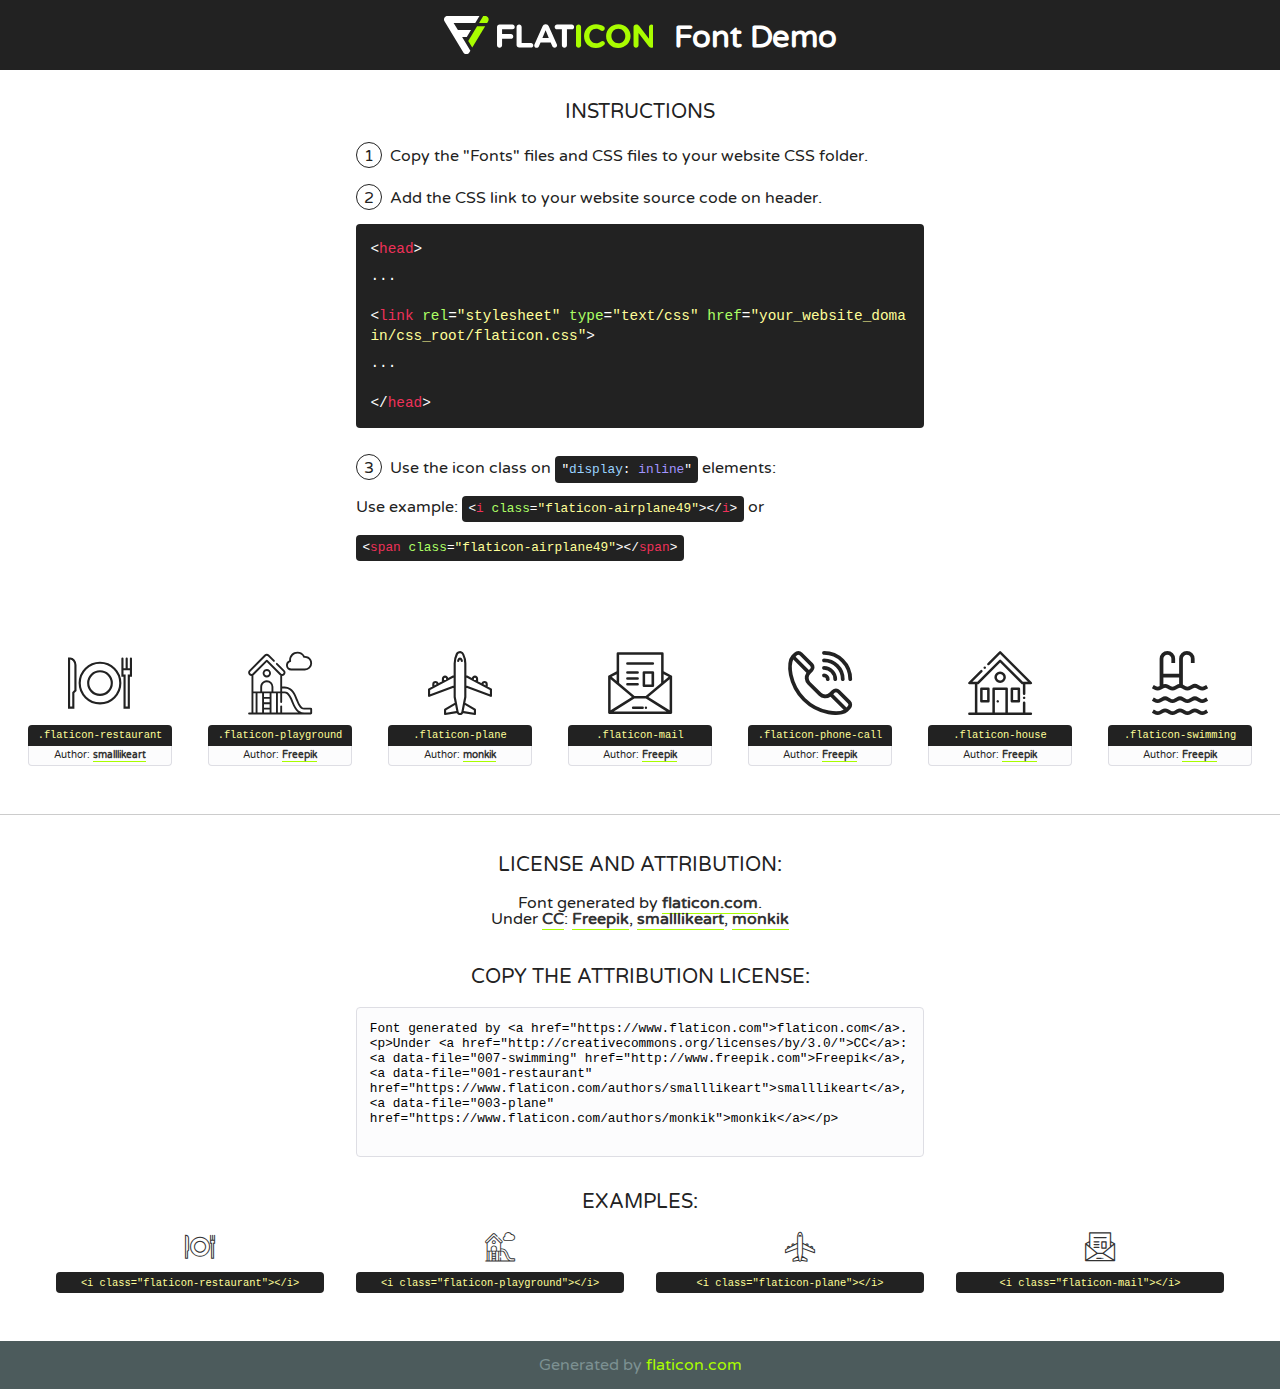
<file: fonts/flaticon/font/flaticon.html>
<!DOCTYPE html>
<!--
  Flaticon icon font: Flaticon
  Creation date: 17/08/2020 06:54
-->
<html>
<!DOCTYPE html>
<html>

<head>
    <title>Flaticon WebFont</title>
    <link href="http://fonts.googleapis.com/css?family=Varela+Round" rel="stylesheet" type="text/css" />
    <link rel="stylesheet" type="text/css" href="flaticon.css">
    <meta charset="UTF-8">
    <style>
    html, body, div, span, applet, object, iframe,
    h1, h2, h3, h4, h5, h6, p, blockquote, pre,
    a, abbr, acronym, address, big, cite, code,
    del, dfn, em, img, ins, kbd, q, s, samp,
    small, strike, strong, sub, sup, tt, var,
    b, u, i, center,
    dl, dt, dd, ol, ul, li,
    fieldset, form, label, legend,
    table, caption, tbody, tfoot, thead, tr, th, td,
    article, aside, canvas, details, embed, 
    figure, figcaption, footer, header, hgroup, 
    menu, nav, output, ruby, section, summary,
    time, mark, audio, video {
        margin: 0;
        padding: 0;
        border: 0;
        font-size: 100%;
        font: inherit;
        vertical-align: baseline;
    }
    /* HTML5 display-role reset for older browsers */
    article, aside, details, figcaption, figure, 
    footer, header, hgroup, menu, nav, section {
        display: block;
    }
    body {
        line-height: 1;
    }
    ol, ul {
        list-style: none;
    }
    blockquote, q {
        quotes: none;
    }
    blockquote:before, blockquote:after,
    q:before, q:after {
        content: '';
        content: none;
    }
    table {
        border-collapse: collapse;
        border-spacing: 0;
    }
    body {
        font-family: 'Varela Round', Helvetica, Arial, sans-serif;
        font-size: 16px;
        color: #222;
    }
    a {
        color: #333;
        border-bottom: 1px solid #a9fd00;
        font-weight: bold;
        text-decoration: none;
    }
    * {
        -moz-box-sizing: border-box;
        -webkit-box-sizing: border-box;
        box-sizing: border-box;
        margin: 0;
        padding: 0;
    }
    [class^="flaticon-"]:before, [class*=" flaticon-"]:before, [class^="flaticon-"]:after, [class*=" flaticon-"]:after {
        font-family: Flaticon;
        font-size: 30px;
        font-style: normal;
        margin-left: 20px;
        color: #333;
    }
    .wrapper {
        max-width: 600px;
        margin: auto;
        padding: 0 1em;
    }
    .title {
        font-size: 1.25em;
        text-align: center;
        margin-bottom: 1em;
        text-transform: uppercase;
    }
    header {
        text-align: center;
        background-color: #222;
        color: #fff;
        padding: 1em;
    }
    header .logo {
        width: 210px;
        height: 38px;
        display: inline-block;
        vertical-align: middle;
        margin-right: 1em;
        border: none;
    }
    header strong {
        font-size: 1.95em;
        font-weight: bold;
        vertical-align: middle;
        margin-top: 5px;
        display: inline-block;
    }
    .demo {
        margin: 2em auto;
        line-height: 1.25em;
    }
    .demo ul li {
        margin-bottom: 1em;
    }
    .demo ul li .num {
        color: #222;
        border-radius: 20px;
        display: inline-block;
        width: 26px;
        padding: 3px;
        height: 26px;
        text-align: center;
        margin-right: 0.5em;
        border: 1px solid #222;
    }
    .demo ul li code {
        background-color: #222;
        border-radius: 4px;
        padding: 0.25em 0.5em;
        display: inline-block;
        color: #fff;
        font-family: Consolas,Monaco,Lucida Console,Liberation Mono,DejaVu Sans Mono,Bitstream Vera Sans Mono,Courier New, monospace;
        font-weight: lighter;
        margin-top: 1em;
        font-size: 0.8em;
        word-break: break-all;
    }
    .demo ul li code.big {
        padding: 1em;
        font-size: 0.9em;
    }
    .demo ul li code .red {
        color: #EF3159;
    }
    .demo ul li code .green {
        color: #ACFF65;
    }
    .demo ul li code .yellow {
        color: #FFFF99;
    }
    .demo ul li code .blue {
        color: #99D3FF;
    }
    .demo ul li code .purple {
        color: #A295FF;
    }
    .demo ul li code .dots {
        margin-top: 0.5em;
        display: block;
    }
    #glyphs {
        border-bottom: 1px solid #ccc;
        padding: 2em 0;
        text-align: center;
    }
    .glyph {
        display: inline-block;
        width: 9em;
        margin: 1em;
        text-align: center;
        vertical-align: top;
        background: #FFF;
    }
    .glyph .glyph-icon {
        padding: 10px;
        display: block;
        font-family:"Flaticon";
        font-size: 64px;
        line-height: 1;
    }
    .glyph .glyph-icon:before {
        font-size: 64px;
        color: #222;
        margin-left: 0;
    }
    .class-name {
        font-size: 0.65em;
        background-color: #222;
        color: #fff;
        border-radius: 4px 4px 0 0;
        padding: 0.5em;
        color: #FFFF99;
        font-family: Consolas,Monaco,Lucida Console,Liberation Mono,DejaVu Sans Mono,Bitstream Vera Sans Mono,Courier New, monospace;
    }
    .author-name {
        font-size: 0.6em;
        background-color: #fcfcfd;
        border: 1px solid #DEDEE4;
        border-top: 0;
        border-radius: 0 0 4px 4px;
        padding: 0.5em;
    }
    .class-name:last-child {
        font-size: 10px;
        color:#888;
    }
    .class-name:last-child a {
        font-size: 10px;
        color:#555;
    }
    .class-name:last-child a:hover {
        color:#a9fd00;
    }
    .glyph > input {
        display: block;
        width: 100px;
        margin: 5px auto;
        text-align: center;
        font-size: 12px;
        cursor: text;
    }
    .glyph > input.icon-input {
        font-family:"Flaticon";
        font-size: 16px;
        margin-bottom: 10px;
    }
    .attribution .title {
        margin-top: 2em;
    }
    .attribution textarea {
        background-color: #fcfcfd;
        padding: 1em;
        border: none;
        box-shadow: none;
        border: 1px solid #DEDEE4;
        border-radius: 4px;
        resize: none;
        width: 100%;
        height: 150px;
        font-size: 0.8em;
        font-family: Consolas,Monaco,Lucida Console,Liberation Mono,DejaVu Sans Mono,Bitstream Vera Sans Mono,Courier New, monospace;
        -webkit-appearance: none;
    }
    .iconsuse {
        margin: 2em auto;
        text-align: center;
        max-width: 1200px;
    }
    .iconsuse:after {
        content: '';
        display: table;
        clear: both;
    }
    .iconsuse .image {
        float: left;
        width: 25%;
        padding: 0 1em;
    }
    .iconsuse .image p {
        margin-bottom: 1em;
    }
    .iconsuse .image span {
        display: block;
        font-size: 0.65em;
        background-color: #222;
        color: #fff;
        border-radius: 4px;
        padding: 0.5em;
        color: #FFFF99;
        margin-top: 1em;
        font-family: Consolas,Monaco,Lucida Console,Liberation Mono,DejaVu Sans Mono,Bitstream Vera Sans Mono,Courier New, monospace;
    }
    #footer {
        text-align: center;
        background-color: #4C5B5C;
        color: #7c9192;
        padding: 1em;
    }
    #footer a {
        border: none;
        color: #a9fd00;
        font-weight: normal;
    }
    @media (max-width: 960px) {
        .iconsuse .image {
            width: 50%;
        }
    }
    @media (max-width: 560px) {
        .iconsuse .image {
            width: 100%;
        }
    }
    </style>
</head>

<body class="characters-off">

    <header>
        <a href="https://www.flaticon.com" target="_blank" class="logo">
            <svg version="1.1" xmlns="http://www.w3.org/2000/svg" xmlns:xlink="http://www.w3.org/1999/xlink" xmlns:a="http://ns.adobe.com/AdobeSVGViewerExtensions/3.0/" viewBox="0 0 560.875 102.036" enable-background="new 0 0 560.875 102.036" xml:space="preserve">
                <defs>
                </defs>
                <g>
                    <g class="letters">
                        <path fill="#ffffff" d="M141.596,29.675c0-3.777,2.985-6.767,6.764-6.767h34.438c3.426,0,6.15,2.728,6.15,6.15
                        c0,3.43-2.724,6.149-6.15,6.149h-27.674v13.091h23.719c3.429,0,6.151,2.724,6.151,6.15c0,3.43-2.723,6.149-6.151,6.149h-23.719
                        v17.574c0,3.773-2.986,6.761-6.764,6.761c-3.779,0-6.764-2.989-6.764-6.761V29.675z"></path>
                        <path fill="#ffffff" d="M193.844,29.149c0-3.781,2.985-6.767,6.764-6.767c3.776,0,6.763,2.985,6.763,6.767v42.957h25.039
                        c3.426,0,6.149,2.726,6.149,6.153c0,3.425-2.723,6.15-6.149,6.15h-31.802c-3.779,0-6.764-2.986-6.764-6.768V29.149z"></path>
                        <path fill="#ffffff" d="M241.891,75.71l21.438-48.407c1.492-3.341,4.215-5.357,7.906-5.357h0.792
                        c3.686,0,6.323,2.017,7.815,5.357l21.439,48.407c0.436,0.967,0.701,1.845,0.701,2.723c0,3.602-2.809,6.501-6.414,6.501
                        c-3.161,0-5.269-1.845-6.499-4.655l-4.132-9.661h-27.059l-4.301,10.102c-1.144,2.631-3.426,4.214-6.237,4.214
                        c-3.517,0-6.24-2.81-6.24-6.325C241.1,77.64,241.451,76.677,241.891,75.71z M279.932,58.666l-8.521-20.297l-8.526,20.297H279.932
                        z"></path>
                        <path fill="#ffffff" d="M314.864,35.387H301.86c-3.429,0-6.239-2.813-6.239-6.238c0-3.429,2.811-6.24,6.239-6.24h39.533
                        c3.426,0,6.237,2.811,6.237,6.24c0,3.425-2.811,6.238-6.237,6.238h-13.001v42.785c0,3.773-2.99,6.761-6.764,6.761
                        c-3.779,0-6.764-2.989-6.764-6.761V35.387z"></path>
                        <path fill="#A9FD00" d="M352.615,29.149c0-3.781,2.985-6.767,6.767-6.767c3.774,0,6.761,2.985,6.761,6.767v49.024
                        c0,3.773-2.987,6.761-6.761,6.761c-3.781,0-6.767-2.989-6.767-6.761V29.149z"></path>
                        <path fill="#A9FD00" d="M374.132,53.836v-0.179c0-17.481,13.178-31.801,32.065-31.801c9.22,0,15.459,2.458,20.557,6.238
                        c1.402,1.054,2.637,2.985,2.637,5.357c0,3.692-2.985,6.59-6.681,6.59c-1.845,0-3.071-0.702-4.044-1.319
                        c-3.776-2.813-7.729-4.393-12.562-4.393c-10.364,0-17.831,8.611-17.831,19.154v0.173c0,10.542,7.291,19.329,17.831,19.329
                        c5.715,0,9.492-1.756,13.359-4.834c1.049-0.874,2.458-1.491,4.039-1.491c3.429,0,6.325,2.813,6.325,6.236
                        c0,2.106-1.056,3.78-2.282,4.834c-5.539,4.834-12.036,7.733-21.878,7.733C387.572,85.464,374.132,71.493,374.132,53.836z"></path>
                        <path fill="#A9FD00" d="M433.009,53.836v-0.179c0-17.481,13.79-31.801,32.766-31.801c18.981,0,32.592,14.143,32.592,31.628v0.173
                        c0,17.483-13.785,31.807-32.769,31.807C446.625,85.464,433.009,71.32,433.009,53.836z M484.224,53.836v-0.179
                        c0-10.539-7.725-19.326-18.626-19.326c-10.893,0-18.449,8.611-18.449,19.154v0.173c0,10.542,7.73,19.329,18.626,19.329
                        C476.676,72.986,484.224,64.378,484.224,53.836z"></path>
                        <path fill="#A9FD00" d="M506.233,29.321c0-3.774,2.99-6.763,6.767-6.763h1.401c3.252,0,5.183,1.583,7.029,3.953l26.093,34.265
                        V29.059c0-3.692,2.99-6.677,6.681-6.677c3.683,0,6.671,2.985,6.671,6.677v48.934c0,3.78-2.987,6.765-6.764,6.765h-0.436
                        c-3.257,0-5.188-1.581-7.034-3.953l-27.056-35.492v32.944c0,3.687-2.985,6.676-6.678,6.676c-3.683,0-6.673-2.989-6.673-6.676
                        V29.321z"></path>
                    </g>
                    <g class="insignia">
                        <path fill="#ffffff" d="M48.372,56.137h12.517l11.156-18.537H37.186L25.688,18.539h57.825L94.668,0H9.271
                        C5.925,0,2.842,1.801,1.198,4.716c-1.644,2.907-1.593,6.482,0.134,9.343l50.38,83.501c1.678,2.781,4.689,4.476,7.938,4.476
                        c3.246,0,6.257-1.695,7.935-4.476l2.898-4.804L48.372,56.137z"></path>
                        <g class="i">
                            <path fill="#A9FD00" d="M93.575,18.539h0.031v0.004l21.652,0.004l2.705-4.488c1.727-2.861,1.778-6.436,0.133-9.343
                            C116.454,1.801,113.371,0,110.026,0h-5.294L93.575,18.539z"></path>
                            <polygon fill="#A9FD00" points="88.291,27.356 64.725,66.486 75.519,84.404 109.942,27.356"></polygon>
                        </g>
                    </g>
                </g>
            </svg>
        </a>
        <strong>Font Demo</strong>
    </header>


    <section class="demo wrapper">

        <p class="title">Instructions</p>

        <ul>
            <li>
                <span class="num">1</span>Copy the "Fonts" files and CSS files to your website CSS folder.
            </li>
            <li>
                <span class="num">2</span>Add the CSS link to your website source code on header.
                <code class="big">
                    &lt;<span class="red">head</span>&gt;
                    <br/><span class="dots">...</span>
                    <br/>&lt;<span class="red">link</span> <span class="green">rel</span>=<span class="yellow">"stylesheet"</span> <span class="green">type</span>=<span class="yellow">"text/css"</span> <span class="green">href</span>=<span class="yellow">"your_website_domain/css_root/flaticon.css"</span>&gt;
                    <br/><span class="dots">...</span>
                    <br/>&lt;/<span class="red">head</span>&gt;
                </code>
            </li>

            <li>
                <p>
                    <span class="num">3</span>Use the icon class on <code>"<span class="blue">display</span>:<span class="purple"> inline</span>"</code> elements:
                    <br />
                    Use example: <code>&lt;<span class="red">i</span> <span class="green">class</span>=<span class="yellow">&quot;flaticon-airplane49&quot;</span>&gt;&lt;/<span class="red">i</span>&gt;</code> or <code>&lt;<span class="red">span</span> <span class="green">class</span>=<span class="yellow">&quot;flaticon-airplane49&quot;</span>&gt;&lt;/<span class="red">span</span>&gt;</code>
            </li>
        </ul>

    </section>




   <section id="glyphs">          
    
      
        <div class="glyph"><div class="glyph-icon flaticon-restaurant"></div>
            <div class="class-name">.flaticon-restaurant</div>
            <div class="author-name">Author: <a data-file="001-restaurant" href="https://www.flaticon.com/authors/smalllikeart">smalllikeart</a> </div> 
        </div>        
        
        <div class="glyph"><div class="glyph-icon flaticon-playground"></div>
            <div class="class-name">.flaticon-playground</div>
            <div class="author-name">Author: <a data-file="002-playground" href="http://www.freepik.com">Freepik</a> </div> 
        </div>        
        
        <div class="glyph"><div class="glyph-icon flaticon-plane"></div>
            <div class="class-name">.flaticon-plane</div>
            <div class="author-name">Author: <a data-file="003-plane" href="https://www.flaticon.com/authors/monkik">monkik</a> </div> 
        </div>        
        
        <div class="glyph"><div class="glyph-icon flaticon-mail"></div>
            <div class="class-name">.flaticon-mail</div>
            <div class="author-name">Author: <a data-file="004-mail" href="http://www.freepik.com">Freepik</a> </div> 
        </div>        
        
        <div class="glyph"><div class="glyph-icon flaticon-phone-call"></div>
            <div class="class-name">.flaticon-phone-call</div>
            <div class="author-name">Author: <a data-file="005-phone-call" href="http://www.freepik.com">Freepik</a> </div> 
        </div>        
        
        <div class="glyph"><div class="glyph-icon flaticon-house"></div>
            <div class="class-name">.flaticon-house</div>
            <div class="author-name">Author: <a data-file="006-house" href="http://www.freepik.com">Freepik</a> </div> 
        </div>        
        
        <div class="glyph"><div class="glyph-icon flaticon-swimming"></div>
            <div class="class-name">.flaticon-swimming</div>
            <div class="author-name">Author: <a data-file="007-swimming" href="http://www.freepik.com">Freepik</a> </div> 
        </div>        
        

    </section>



    <section class="attribution wrapper"   style="text-align:center;">

      <div class="title">License and attribution:</div><div class="attrDiv">Font generated by <a href="https://www.flaticon.com">flaticon.com</a>. <div><p>Under <a href="http://creativecommons.org/licenses/by/3.0/">CC</a>: <a data-file="007-swimming" href="http://www.freepik.com">Freepik</a>, <a data-file="001-restaurant" href="https://www.flaticon.com/authors/smalllikeart">smalllikeart</a>, <a data-file="003-plane" href="https://www.flaticon.com/authors/monkik">monkik</a></p>  </div>
      </div>
      <div class="title">Copy the Attribution License:</div>

    <textarea onclick="this.focus();this.select();">Font generated by &lt;a href=&quot;https://www.flaticon.com&quot;&gt;flaticon.com&lt;/a&gt;. <p>Under <a href="http://creativecommons.org/licenses/by/3.0/">CC</a>: <a data-file="007-swimming" href="http://www.freepik.com">Freepik</a>, <a data-file="001-restaurant" href="https://www.flaticon.com/authors/smalllikeart">smalllikeart</a>, <a data-file="003-plane" href="https://www.flaticon.com/authors/monkik">monkik</a></p>  
     </textarea>

    </section>

    <section class="iconsuse">

          <div class="title">Examples:</div>            
             
            <div class="image">
                <p>
                    <i class="glyph-icon flaticon-restaurant"></i> 
                    <span>&lt;i class=&quot;flaticon-restaurant&quot;&gt;&lt;/i&gt;</span>
                </p>
            </div>
            
            <div class="image">
                <p>
                    <i class="glyph-icon flaticon-playground"></i> 
                    <span>&lt;i class=&quot;flaticon-playground&quot;&gt;&lt;/i&gt;</span>
                </p>
            </div>
            
            <div class="image">
                <p>
                    <i class="glyph-icon flaticon-plane"></i> 
                    <span>&lt;i class=&quot;flaticon-plane&quot;&gt;&lt;/i&gt;</span>
                </p>
            </div>
            
            <div class="image">
                <p>
                    <i class="glyph-icon flaticon-mail"></i> 
                    <span>&lt;i class=&quot;flaticon-mail&quot;&gt;&lt;/i&gt;</span>
                </p>
            </div>
                       
        </div>
                            
    </section>

<div id="footer">
    <div>Generated by <a href="https://www.flaticon.com">flaticon.com</a>
    </div>
</div>



</body>
</html>
</file>
<file: fonts/icomoon/style.css>
@font-face {
  font-family: 'icomoon';
  src:  url('fonts/icomoon.eot?10si43');
  src:  url('fonts/icomoon.eot?10si43#iefix') format('embedded-opentype'),
    url('fonts/icomoon.ttf?10si43') format('truetype'),
    url('fonts/icomoon.woff?10si43') format('woff'),
    url('fonts/icomoon.svg?10si43#icomoon') format('svg');
  font-weight: normal;
  font-style: normal;
}

[class^="icon-"], [class*=" icon-"] {
  /* use !important to prevent issues with browser extensions that change fonts */
  font-family: 'icomoon' !important;
  speak: none;
  font-style: normal;
  font-weight: normal;
  font-variant: normal;
  text-transform: none;
  line-height: 1;

  /* Better Font Rendering =========== */
  -webkit-font-smoothing: antialiased;
  -moz-osx-font-smoothing: grayscale;
}

.icon-asterisk:before {
  content: "\f069";
}
.icon-plus:before {
  content: "\f067";
}
.icon-question:before {
  content: "\f128";
}
.icon-minus:before {
  content: "\f068";
}
.icon-glass:before {
  content: "\f000";
}
.icon-music:before {
  content: "\f001";
}
.icon-search:before {
  content: "\f002";
}
.icon-envelope-o:before {
  content: "\f003";
}
.icon-heart:before {
  content: "\f004";
}
.icon-star:before {
  content: "\f005";
}
.icon-star-o:before {
  content: "\f006";
}
.icon-user:before {
  content: "\f007";
}
.icon-film:before {
  content: "\f008";
}
.icon-th-large:before {
  content: "\f009";
}
.icon-th:before {
  content: "\f00a";
}
.icon-th-list:before {
  content: "\f00b";
}
.icon-check:before {
  content: "\f00c";
}
.icon-close:before {
  content: "\f00d";
}
.icon-remove:before {
  content: "\f00d";
}
.icon-times:before {
  content: "\f00d";
}
.icon-search-plus:before {
  content: "\f00e";
}
.icon-search-minus:before {
  content: "\f010";
}
.icon-power-off:before {
  content: "\f011";
}
.icon-signal:before {
  content: "\f012";
}
.icon-cog:before {
  content: "\f013";
}
.icon-gear:before {
  content: "\f013";
}
.icon-trash-o:before {
  content: "\f014";
}
.icon-home:before {
  content: "\f015";
}
.icon-file-o:before {
  content: "\f016";
}
.icon-clock-o:before {
  content: "\f017";
}
.icon-road:before {
  content: "\f018";
}
.icon-download:before {
  content: "\f019";
}
.icon-arrow-circle-o-down:before {
  content: "\f01a";
}
.icon-arrow-circle-o-up:before {
  content: "\f01b";
}
.icon-inbox:before {
  content: "\f01c";
}
.icon-play-circle-o:before {
  content: "\f01d";
}
.icon-repeat:before {
  content: "\f01e";
}
.icon-rotate-right:before {
  content: "\f01e";
}
.icon-refresh:before {
  content: "\f021";
}
.icon-list-alt:before {
  content: "\f022";
}
.icon-lock:before {
  content: "\f023";
}
.icon-flag:before {
  content: "\f024";
}
.icon-headphones:before {
  content: "\f025";
}
.icon-volume-off:before {
  content: "\f026";
}
.icon-volume-down:before {
  content: "\f027";
}
.icon-volume-up:before {
  content: "\f028";
}
.icon-qrcode:before {
  content: "\f029";
}
.icon-barcode:before {
  content: "\f02a";
}
.icon-tag:before {
  content: "\f02b";
}
.icon-tags:before {
  content: "\f02c";
}
.icon-book:before {
  content: "\f02d";
}
.icon-bookmark:before {
  content: "\f02e";
}
.icon-print:before {
  content: "\f02f";
}
.icon-camera:before {
  content: "\f030";
}
.icon-font:before {
  content: "\f031";
}
.icon-bold:before {
  content: "\f032";
}
.icon-italic:before {
  content: "\f033";
}
.icon-text-height:before {
  content: "\f034";
}
.icon-text-width:before {
  content: "\f035";
}
.icon-align-left:before {
  content: "\f036";
}
.icon-align-center:before {
  content: "\f037";
}
.icon-align-right:before {
  content: "\f038";
}
.icon-align-justify:before {
  content: "\f039";
}
.icon-list:before {
  content: "\f03a";
}
.icon-dedent:before {
  content: "\f03b";
}
.icon-outdent:before {
  content: "\f03b";
}
.icon-indent:before {
  content: "\f03c";
}
.icon-video-camera:before {
  content: "\f03d";
}
.icon-image:before {
  content: "\f03e";
}
.icon-photo:before {
  content: "\f03e";
}
.icon-picture-o:before {
  content: "\f03e";
}
.icon-pencil:before {
  content: "\f040";
}
.icon-map-marker:before {
  content: "\f041";
}
.icon-adjust:before {
  content: "\f042";
}
.icon-tint:before {
  content: "\f043";
}
.icon-edit:before {
  content: "\f044";
}
.icon-pencil-square-o:before {
  content: "\f044";
}
.icon-share-square-o:before {
  content: "\f045";
}
.icon-check-square-o:before {
  content: "\f046";
}
.icon-arrows:before {
  content: "\f047";
}
.icon-step-backward:before {
  content: "\f048";
}
.icon-fast-backward:before {
  content: "\f049";
}
.icon-backward:before {
  content: "\f04a";
}
.icon-play:before {
  content: "\f04b";
}
.icon-pause:before {
  content: "\f04c";
}
.icon-stop:before {
  content: "\f04d";
}
.icon-forward:before {
  content: "\f04e";
}
.icon-fast-forward:before {
  content: "\f050";
}
.icon-step-forward:before {
  content: "\f051";
}
.icon-eject:before {
  content: "\f052";
}
.icon-chevron-left:before {
  content: "\f053";
}
.icon-chevron-right:before {
  content: "\f054";
}
.icon-plus-circle:before {
  content: "\f055";
}
.icon-minus-circle:before {
  content: "\f056";
}
.icon-times-circle:before {
  content: "\f057";
}
.icon-check-circle:before {
  content: "\f058";
}
.icon-question-circle:before {
  content: "\f059";
}
.icon-info-circle:before {
  content: "\f05a";
}
.icon-crosshairs:before {
  content: "\f05b";
}
.icon-times-circle-o:before {
  content: "\f05c";
}
.icon-check-circle-o:before {
  content: "\f05d";
}
.icon-ban:before {
  content: "\f05e";
}
.icon-arrow-left:before {
  content: "\f060";
}
.icon-arrow-right:before {
  content: "\f061";
}
.icon-arrow-up:before {
  content: "\f062";
}
.icon-arrow-down:before {
  content: "\f063";
}
.icon-mail-forward:before {
  content: "\f064";
}
.icon-share:before {
  content: "\f064";
}
.icon-expand:before {
  content: "\f065";
}
.icon-compress:before {
  content: "\f066";
}
.icon-exclamation-circle:before {
  content: "\f06a";
}
.icon-gift:before {
  content: "\f06b";
}
.icon-leaf:before {
  content: "\f06c";
}
.icon-fire:before {
  content: "\f06d";
}
.icon-eye:before {
  content: "\f06e";
}
.icon-eye-slash:before {
  content: "\f070";
}
.icon-exclamation-triangle:before {
  content: "\f071";
}
.icon-warning:before {
  content: "\f071";
}
.icon-plane:before {
  content: "\f072";
}
.icon-calendar:before {
  content: "\f073";
}
.icon-random:before {
  content: "\f074";
}
.icon-comment:before {
  content: "\f075";
}
.icon-magnet:before {
  content: "\f076";
}
.icon-chevron-up:before {
  content: "\f077";
}
.icon-chevron-down:before {
  content: "\f078";
}
.icon-retweet:before {
  content: "\f079";
}
.icon-shopping-cart:before {
  content: "\f07a";
}
.icon-folder:before {
  content: "\f07b";
}
.icon-folder-open:before {
  content: "\f07c";
}
.icon-arrows-v:before {
  content: "\f07d";
}
.icon-arrows-h:before {
  content: "\f07e";
}
.icon-bar-chart:before {
  content: "\f080";
}
.icon-bar-chart-o:before {
  content: "\f080";
}
.icon-twitter-square:before {
  content: "\f081";
}
.icon-facebook-square:before {
  content: "\f082";
}
.icon-camera-retro:before {
  content: "\f083";
}
.icon-key:before {
  content: "\f084";
}
.icon-cogs:before {
  content: "\f085";
}
.icon-gears:before {
  content: "\f085";
}
.icon-comments:before {
  content: "\f086";
}
.icon-thumbs-o-up:before {
  content: "\f087";
}
.icon-thumbs-o-down:before {
  content: "\f088";
}
.icon-star-half:before {
  content: "\f089";
}
.icon-heart-o:before {
  content: "\f08a";
}
.icon-sign-out:before {
  content: "\f08b";
}
.icon-linkedin-square:before {
  content: "\f08c";
}
.icon-thumb-tack:before {
  content: "\f08d";
}
.icon-external-link:before {
  content: "\f08e";
}
.icon-sign-in:before {
  content: "\f090";
}
.icon-trophy:before {
  content: "\f091";
}
.icon-github-square:before {
  content: "\f092";
}
.icon-upload:before {
  content: "\f093";
}
.icon-lemon-o:before {
  content: "\f094";
}
.icon-phone:before {
  content: "\f095";
}
.icon-square-o:before {
  content: "\f096";
}
.icon-bookmark-o:before {
  content: "\f097";
}
.icon-phone-square:before {
  content: "\f098";
}
.icon-twitter:before {
  content: "\f099";
}
.icon-facebook:before {
  content: "\f09a";
}
.icon-facebook-f:before {
  content: "\f09a";
}
.icon-github:before {
  content: "\f09b";
}
.icon-unlock:before {
  content: "\f09c";
}
.icon-credit-card:before {
  content: "\f09d";
}
.icon-feed:before {
  content: "\f09e";
}
.icon-rss:before {
  content: "\f09e";
}
.icon-hdd-o:before {
  content: "\f0a0";
}
.icon-bullhorn:before {
  content: "\f0a1";
}
.icon-bell-o:before {
  content: "\f0a2";
}
.icon-certificate:before {
  content: "\f0a3";
}
.icon-hand-o-right:before {
  content: "\f0a4";
}
.icon-hand-o-left:before {
  content: "\f0a5";
}
.icon-hand-o-up:before {
  content: "\f0a6";
}
.icon-hand-o-down:before {
  content: "\f0a7";
}
.icon-arrow-circle-left:before {
  content: "\f0a8";
}
.icon-arrow-circle-right:before {
  content: "\f0a9";
}
.icon-arrow-circle-up:before {
  content: "\f0aa";
}
.icon-arrow-circle-down:before {
  content: "\f0ab";
}
.icon-globe:before {
  content: "\f0ac";
}
.icon-wrench:before {
  content: "\f0ad";
}
.icon-tasks:before {
  content: "\f0ae";
}
.icon-filter:before {
  content: "\f0b0";
}
.icon-briefcase:before {
  content: "\f0b1";
}
.icon-arrows-alt:before {
  content: "\f0b2";
}
.icon-group:before {
  content: "\f0c0";
}
.icon-users:before {
  content: "\f0c0";
}
.icon-chain:before {
  content: "\f0c1";
}
.icon-link:before {
  content: "\f0c1";
}
.icon-cloud:before {
  content: "\f0c2";
}
.icon-flask:before {
  content: "\f0c3";
}
.icon-cut:before {
  content: "\f0c4";
}
.icon-scissors:before {
  content: "\f0c4";
}
.icon-copy:before {
  content: "\f0c5";
}
.icon-files-o:before {
  content: "\f0c5";
}
.icon-paperclip:before {
  content: "\f0c6";
}
.icon-floppy-o:before {
  content: "\f0c7";
}
.icon-save:before {
  content: "\f0c7";
}
.icon-square:before {
  content: "\f0c8";
}
.icon-bars:before {
  content: "\f0c9";
}
.icon-navicon:before {
  content: "\f0c9";
}
.icon-reorder:before {
  content: "\f0c9";
}
.icon-list-ul:before {
  content: "\f0ca";
}
.icon-list-ol:before {
  content: "\f0cb";
}
.icon-strikethrough:before {
  content: "\f0cc";
}
.icon-underline:before {
  content: "\f0cd";
}
.icon-table:before {
  content: "\f0ce";
}
.icon-magic:before {
  content: "\f0d0";
}
.icon-truck:before {
  content: "\f0d1";
}
.icon-pinterest:before {
  content: "\f0d2";
}
.icon-pinterest-square:before {
  content: "\f0d3";
}
.icon-google-plus-square:before {
  content: "\f0d4";
}
.icon-google-plus:before {
  content: "\f0d5";
}
.icon-money:before {
  content: "\f0d6";
}
.icon-caret-down:before {
  content: "\f0d7";
}
.icon-caret-up:before {
  content: "\f0d8";
}
.icon-caret-left:before {
  content: "\f0d9";
}
.icon-caret-right:before {
  content: "\f0da";
}
.icon-columns:before {
  content: "\f0db";
}
.icon-sort:before {
  content: "\f0dc";
}
.icon-unsorted:before {
  content: "\f0dc";
}
.icon-sort-desc:before {
  content: "\f0dd";
}
.icon-sort-down:before {
  content: "\f0dd";
}
.icon-sort-asc:before {
  content: "\f0de";
}
.icon-sort-up:before {
  content: "\f0de";
}
.icon-envelope:before {
  content: "\f0e0";
}
.icon-linkedin:before {
  content: "\f0e1";
}
.icon-rotate-left:before {
  content: "\f0e2";
}
.icon-undo:before {
  content: "\f0e2";
}
.icon-gavel:before {
  content: "\f0e3";
}
.icon-legal:before {
  content: "\f0e3";
}
.icon-dashboard:before {
  content: "\f0e4";
}
.icon-tachometer:before {
  content: "\f0e4";
}
.icon-comment-o:before {
  content: "\f0e5";
}
.icon-comments-o:before {
  content: "\f0e6";
}
.icon-bolt:before {
  content: "\f0e7";
}
.icon-flash:before {
  content: "\f0e7";
}
.icon-sitemap:before {
  content: "\f0e8";
}
.icon-umbrella:before {
  content: "\f0e9";
}
.icon-clipboard:before {
  content: "\f0ea";
}
.icon-paste:before {
  content: "\f0ea";
}
.icon-lightbulb-o:before {
  content: "\f0eb";
}
.icon-exchange:before {
  content: "\f0ec";
}
.icon-cloud-download:before {
  content: "\f0ed";
}
.icon-cloud-upload:before {
  content: "\f0ee";
}
.icon-user-md:before {
  content: "\f0f0";
}
.icon-stethoscope:before {
  content: "\f0f1";
}
.icon-suitcase:before {
  content: "\f0f2";
}
.icon-bell:before {
  content: "\f0f3";
}
.icon-coffee:before {
  content: "\f0f4";
}
.icon-cutlery:before {
  content: "\f0f5";
}
.icon-file-text-o:before {
  content: "\f0f6";
}
.icon-building-o:before {
  content: "\f0f7";
}
.icon-hospital-o:before {
  content: "\f0f8";
}
.icon-ambulance:before {
  content: "\f0f9";
}
.icon-medkit:before {
  content: "\f0fa";
}
.icon-fighter-jet:before {
  content: "\f0fb";
}
.icon-beer:before {
  content: "\f0fc";
}
.icon-h-square:before {
  content: "\f0fd";
}
.icon-plus-square:before {
  content: "\f0fe";
}
.icon-angle-double-left:before {
  content: "\f100";
}
.icon-angle-double-right:before {
  content: "\f101";
}
.icon-angle-double-up:before {
  content: "\f102";
}
.icon-angle-double-down:before {
  content: "\f103";
}
.icon-angle-left:before {
  content: "\f104";
}
.icon-angle-right:before {
  content: "\f105";
}
.icon-angle-up:before {
  content: "\f106";
}
.icon-angle-down:before {
  content: "\f107";
}
.icon-desktop:before {
  content: "\f108";
}
.icon-laptop:before {
  content: "\f109";
}
.icon-tablet:before {
  content: "\f10a";
}
.icon-mobile:before {
  content: "\f10b";
}
.icon-mobile-phone:before {
  content: "\f10b";
}
.icon-circle-o:before {
  content: "\f10c";
}
.icon-quote-left:before {
  content: "\f10d";
}
.icon-quote-right:before {
  content: "\f10e";
}
.icon-spinner:before {
  content: "\f110";
}
.icon-circle:before {
  content: "\f111";
}
.icon-mail-reply:before {
  content: "\f112";
}
.icon-reply:before {
  content: "\f112";
}
.icon-github-alt:before {
  content: "\f113";
}
.icon-folder-o:before {
  content: "\f114";
}
.icon-folder-open-o:before {
  content: "\f115";
}
.icon-smile-o:before {
  content: "\f118";
}
.icon-frown-o:before {
  content: "\f119";
}
.icon-meh-o:before {
  content: "\f11a";
}
.icon-gamepad:before {
  content: "\f11b";
}
.icon-keyboard-o:before {
  content: "\f11c";
}
.icon-flag-o:before {
  content: "\f11d";
}
.icon-flag-checkered:before {
  content: "\f11e";
}
.icon-terminal:before {
  content: "\f120";
}
.icon-code:before {
  content: "\f121";
}
.icon-mail-reply-all:before {
  content: "\f122";
}
.icon-reply-all:before {
  content: "\f122";
}
.icon-star-half-empty:before {
  content: "\f123";
}
.icon-star-half-full:before {
  content: "\f123";
}
.icon-star-half-o:before {
  content: "\f123";
}
.icon-location-arrow:before {
  content: "\f124";
}
.icon-crop:before {
  content: "\f125";
}
.icon-code-fork:before {
  content: "\f126";
}
.icon-chain-broken:before {
  content: "\f127";
}
.icon-unlink:before {
  content: "\f127";
}
.icon-info:before {
  content: "\f129";
}
.icon-exclamation:before {
  content: "\f12a";
}
.icon-superscript:before {
  content: "\f12b";
}
.icon-subscript:before {
  content: "\f12c";
}
.icon-eraser:before {
  content: "\f12d";
}
.icon-puzzle-piece:before {
  content: "\f12e";
}
.icon-microphone:before {
  content: "\f130";
}
.icon-microphone-slash:before {
  content: "\f131";
}
.icon-shield:before {
  content: "\f132";
}
.icon-calendar-o:before {
  content: "\f133";
}
.icon-fire-extinguisher:before {
  content: "\f134";
}
.icon-rocket:before {
  content: "\f135";
}
.icon-maxcdn:before {
  content: "\f136";
}
.icon-chevron-circle-left:before {
  content: "\f137";
}
.icon-chevron-circle-right:before {
  content: "\f138";
}
.icon-chevron-circle-up:before {
  content: "\f139";
}
.icon-chevron-circle-down:before {
  content: "\f13a";
}
.icon-html5:before {
  content: "\f13b";
}
.icon-css3:before {
  content: "\f13c";
}
.icon-anchor:before {
  content: "\f13d";
}
.icon-unlock-alt:before {
  content: "\f13e";
}
.icon-bullseye:before {
  content: "\f140";
}
.icon-ellipsis-h:before {
  content: "\f141";
}
.icon-ellipsis-v:before {
  content: "\f142";
}
.icon-rss-square:before {
  content: "\f143";
}
.icon-play-circle:before {
  content: "\f144";
}
.icon-ticket:before {
  content: "\f145";
}
.icon-minus-square:before {
  content: "\f146";
}
.icon-minus-square-o:before {
  content: "\f147";
}
.icon-level-up:before {
  content: "\f148";
}
.icon-level-down:before {
  content: "\f149";
}
.icon-check-square:before {
  content: "\f14a";
}
.icon-pencil-square:before {
  content: "\f14b";
}
.icon-external-link-square:before {
  content: "\f14c";
}
.icon-share-square:before {
  content: "\f14d";
}
.icon-compass:before {
  content: "\f14e";
}
.icon-caret-square-o-down:before {
  content: "\f150";
}
.icon-toggle-down:before {
  content: "\f150";
}
.icon-caret-square-o-up:before {
  content: "\f151";
}
.icon-toggle-up:before {
  content: "\f151";
}
.icon-caret-square-o-right:before {
  content: "\f152";
}
.icon-toggle-right:before {
  content: "\f152";
}
.icon-eur:before {
  content: "\f153";
}
.icon-euro:before {
  content: "\f153";
}
.icon-gbp:before {
  content: "\f154";
}
.icon-dollar:before {
  content: "\f155";
}
.icon-usd:before {
  content: "\f155";
}
.icon-inr:before {
  content: "\f156";
}
.icon-rupee:before {
  content: "\f156";
}
.icon-cny:before {
  content: "\f157";
}
.icon-jpy:before {
  content: "\f157";
}
.icon-rmb:before {
  content: "\f157";
}
.icon-yen:before {
  content: "\f157";
}
.icon-rouble:before {
  content: "\f158";
}
.icon-rub:before {
  content: "\f158";
}
.icon-ruble:before {
  content: "\f158";
}
.icon-krw:before {
  content: "\f159";
}
.icon-won:before {
  content: "\f159";
}
.icon-bitcoin:before {
  content: "\f15a";
}
.icon-btc:before {
  content: "\f15a";
}
.icon-file:before {
  content: "\f15b";
}
.icon-file-text:before {
  content: "\f15c";
}
.icon-sort-alpha-asc:before {
  content: "\f15d";
}
.icon-sort-alpha-desc:before {
  content: "\f15e";
}
.icon-sort-amount-asc:before {
  content: "\f160";
}
.icon-sort-amount-desc:before {
  content: "\f161";
}
.icon-sort-numeric-asc:before {
  content: "\f162";
}
.icon-sort-numeric-desc:before {
  content: "\f163";
}
.icon-thumbs-up:before {
  content: "\f164";
}
.icon-thumbs-down:before {
  content: "\f165";
}
.icon-youtube-square:before {
  content: "\f166";
}
.icon-youtube:before {
  content: "\f167";
}
.icon-xing:before {
  content: "\f168";
}
.icon-xing-square:before {
  content: "\f169";
}
.icon-youtube-play:before {
  content: "\f16a";
}
.icon-dropbox:before {
  content: "\f16b";
}
.icon-stack-overflow:before {
  content: "\f16c";
}
.icon-instagram:before {
  content: "\f16d";
}
.icon-flickr:before {
  content: "\f16e";
}
.icon-adn:before {
  content: "\f170";
}
.icon-bitbucket:before {
  content: "\f171";
}
.icon-bitbucket-square:before {
  content: "\f172";
}
.icon-tumblr:before {
  content: "\f173";
}
.icon-tumblr-square:before {
  content: "\f174";
}
.icon-long-arrow-down:before {
  content: "\f175";
}
.icon-long-arrow-up:before {
  content: "\f176";
}
.icon-long-arrow-left:before {
  content: "\f177";
}
.icon-long-arrow-right:before {
  content: "\f178";
}
.icon-apple:before {
  content: "\f179";
}
.icon-windows:before {
  content: "\f17a";
}
.icon-android:before {
  content: "\f17b";
}
.icon-linux:before {
  content: "\f17c";
}
.icon-dribbble:before {
  content: "\f17d";
}
.icon-skype:before {
  content: "\f17e";
}
.icon-foursquare:before {
  content: "\f180";
}
.icon-trello:before {
  content: "\f181";
}
.icon-female:before {
  content: "\f182";
}
.icon-male:before {
  content: "\f183";
}
.icon-gittip:before {
  content: "\f184";
}
.icon-gratipay:before {
  content: "\f184";
}
.icon-sun-o:before {
  content: "\f185";
}
.icon-moon-o:before {
  content: "\f186";
}
.icon-archive:before {
  content: "\f187";
}
.icon-bug:before {
  content: "\f188";
}
.icon-vk:before {
  content: "\f189";
}
.icon-weibo:before {
  content: "\f18a";
}
.icon-renren:before {
  content: "\f18b";
}
.icon-pagelines:before {
  content: "\f18c";
}
.icon-stack-exchange:before {
  content: "\f18d";
}
.icon-arrow-circle-o-right:before {
  content: "\f18e";
}
.icon-arrow-circle-o-left:before {
  content: "\f190";
}
.icon-caret-square-o-left:before {
  content: "\f191";
}
.icon-toggle-left:before {
  content: "\f191";
}
.icon-dot-circle-o:before {
  content: "\f192";
}
.icon-wheelchair:before {
  content: "\f193";
}
.icon-vimeo-square:before {
  content: "\f194";
}
.icon-try:before {
  content: "\f195";
}
.icon-turkish-lira:before {
  content: "\f195";
}
.icon-plus-square-o:before {
  content: "\f196";
}
.icon-space-shuttle:before {
  content: "\f197";
}
.icon-slack:before {
  content: "\f198";
}
.icon-envelope-square:before {
  content: "\f199";
}
.icon-wordpress:before {
  content: "\f19a";
}
.icon-openid:before {
  content: "\f19b";
}
.icon-bank:before {
  content: "\f19c";
}
.icon-institution:before {
  content: "\f19c";
}
.icon-university:before {
  content: "\f19c";
}
.icon-graduation-cap:before {
  content: "\f19d";
}
.icon-mortar-board:before {
  content: "\f19d";
}
.icon-yahoo:before {
  content: "\f19e";
}
.icon-google:before {
  content: "\f1a0";
}
.icon-reddit:before {
  content: "\f1a1";
}
.icon-reddit-square:before {
  content: "\f1a2";
}
.icon-stumbleupon-circle:before {
  content: "\f1a3";
}
.icon-stumbleupon:before {
  content: "\f1a4";
}
.icon-delicious:before {
  content: "\f1a5";
}
.icon-digg:before {
  content: "\f1a6";
}
.icon-pied-piper-pp:before {
  content: "\f1a7";
}
.icon-pied-piper-alt:before {
  content: "\f1a8";
}
.icon-drupal:before {
  content: "\f1a9";
}
.icon-joomla:before {
  content: "\f1aa";
}
.icon-language:before {
  content: "\f1ab";
}
.icon-fax:before {
  content: "\f1ac";
}
.icon-building:before {
  content: "\f1ad";
}
.icon-child:before {
  content: "\f1ae";
}
.icon-paw:before {
  content: "\f1b0";
}
.icon-spoon:before {
  content: "\f1b1";
}
.icon-cube:before {
  content: "\f1b2";
}
.icon-cubes:before {
  content: "\f1b3";
}
.icon-behance:before {
  content: "\f1b4";
}
.icon-behance-square:before {
  content: "\f1b5";
}
.icon-steam:before {
  content: "\f1b6";
}
.icon-steam-square:before {
  content: "\f1b7";
}
.icon-recycle:before {
  content: "\f1b8";
}
.icon-automobile:before {
  content: "\f1b9";
}
.icon-car:before {
  content: "\f1b9";
}
.icon-cab:before {
  content: "\f1ba";
}
.icon-taxi:before {
  content: "\f1ba";
}
.icon-tree:before {
  content: "\f1bb";
}
.icon-spotify:before {
  content: "\f1bc";
}
.icon-deviantart:before {
  content: "\f1bd";
}
.icon-soundcloud:before {
  content: "\f1be";
}
.icon-database:before {
  content: "\f1c0";
}
.icon-file-pdf-o:before {
  content: "\f1c1";
}
.icon-file-word-o:before {
  content: "\f1c2";
}
.icon-file-excel-o:before {
  content: "\f1c3";
}
.icon-file-powerpoint-o:before {
  content: "\f1c4";
}
.icon-file-image-o:before {
  content: "\f1c5";
}
.icon-file-photo-o:before {
  content: "\f1c5";
}
.icon-file-picture-o:before {
  content: "\f1c5";
}
.icon-file-archive-o:before {
  content: "\f1c6";
}
.icon-file-zip-o:before {
  content: "\f1c6";
}
.icon-file-audio-o:before {
  content: "\f1c7";
}
.icon-file-sound-o:before {
  content: "\f1c7";
}
.icon-file-movie-o:before {
  content: "\f1c8";
}
.icon-file-video-o:before {
  content: "\f1c8";
}
.icon-file-code-o:before {
  content: "\f1c9";
}
.icon-vine:before {
  content: "\f1ca";
}
.icon-codepen:before {
  content: "\f1cb";
}
.icon-jsfiddle:before {
  content: "\f1cc";
}
.icon-life-bouy:before {
  content: "\f1cd";
}
.icon-life-buoy:before {
  content: "\f1cd";
}
.icon-life-ring:before {
  content: "\f1cd";
}
.icon-life-saver:before {
  content: "\f1cd";
}
.icon-support:before {
  content: "\f1cd";
}
.icon-circle-o-notch:before {
  content: "\f1ce";
}
.icon-ra:before {
  content: "\f1d0";
}
.icon-rebel:before {
  content: "\f1d0";
}
.icon-resistance:before {
  content: "\f1d0";
}
.icon-empire:before {
  content: "\f1d1";
}
.icon-ge:before {
  content: "\f1d1";
}
.icon-git-square:before {
  content: "\f1d2";
}
.icon-git:before {
  content: "\f1d3";
}
.icon-hacker-news:before {
  content: "\f1d4";
}
.icon-y-combinator-square:before {
  content: "\f1d4";
}
.icon-yc-square:before {
  content: "\f1d4";
}
.icon-tencent-weibo:before {
  content: "\f1d5";
}
.icon-qq:before {
  content: "\f1d6";
}
.icon-wechat:before {
  content: "\f1d7";
}
.icon-weixin:before {
  content: "\f1d7";
}
.icon-paper-plane:before {
  content: "\f1d8";
}
.icon-send:before {
  content: "\f1d8";
}
.icon-paper-plane-o:before {
  content: "\f1d9";
}
.icon-send-o:before {
  content: "\f1d9";
}
.icon-history:before {
  content: "\f1da";
}
.icon-circle-thin:before {
  content: "\f1db";
}
.icon-header:before {
  content: "\f1dc";
}
.icon-paragraph:before {
  content: "\f1dd";
}
.icon-sliders:before {
  content: "\f1de";
}
.icon-share-alt:before {
  content: "\f1e0";
}
.icon-share-alt-square:before {
  content: "\f1e1";
}
.icon-bomb:before {
  content: "\f1e2";
}
.icon-futbol-o:before {
  content: "\f1e3";
}
.icon-soccer-ball-o:before {
  content: "\f1e3";
}
.icon-tty:before {
  content: "\f1e4";
}
.icon-binoculars:before {
  content: "\f1e5";
}
.icon-plug:before {
  content: "\f1e6";
}
.icon-slideshare:before {
  content: "\f1e7";
}
.icon-twitch:before {
  content: "\f1e8";
}
.icon-yelp:before {
  content: "\f1e9";
}
.icon-newspaper-o:before {
  content: "\f1ea";
}
.icon-wifi:before {
  content: "\f1eb";
}
.icon-calculator:before {
  content: "\f1ec";
}
.icon-paypal:before {
  content: "\f1ed";
}
.icon-google-wallet:before {
  content: "\f1ee";
}
.icon-cc-visa:before {
  content: "\f1f0";
}
.icon-cc-mastercard:before {
  content: "\f1f1";
}
.icon-cc-discover:before {
  content: "\f1f2";
}
.icon-cc-amex:before {
  content: "\f1f3";
}
.icon-cc-paypal:before {
  content: "\f1f4";
}
.icon-cc-stripe:before {
  content: "\f1f5";
}
.icon-bell-slash:before {
  content: "\f1f6";
}
.icon-bell-slash-o:before {
  content: "\f1f7";
}
.icon-trash:before {
  content: "\f1f8";
}
.icon-copyright:before {
  content: "\f1f9";
}
.icon-at:before {
  content: "\f1fa";
}
.icon-eyedropper:before {
  content: "\f1fb";
}
.icon-paint-brush:before {
  content: "\f1fc";
}
.icon-birthday-cake:before {
  content: "\f1fd";
}
.icon-area-chart:before {
  content: "\f1fe";
}
.icon-pie-chart:before {
  content: "\f200";
}
.icon-line-chart:before {
  content: "\f201";
}
.icon-lastfm:before {
  content: "\f202";
}
.icon-lastfm-square:before {
  content: "\f203";
}
.icon-toggle-off:before {
  content: "\f204";
}
.icon-toggle-on:before {
  content: "\f205";
}
.icon-bicycle:before {
  content: "\f206";
}
.icon-bus:before {
  content: "\f207";
}
.icon-ioxhost:before {
  content: "\f208";
}
.icon-angellist:before {
  content: "\f209";
}
.icon-cc:before {
  content: "\f20a";
}
.icon-ils:before {
  content: "\f20b";
}
.icon-shekel:before {
  content: "\f20b";
}
.icon-sheqel:before {
  content: "\f20b";
}
.icon-meanpath:before {
  content: "\f20c";
}
.icon-buysellads:before {
  content: "\f20d";
}
.icon-connectdevelop:before {
  content: "\f20e";
}
.icon-dashcube:before {
  content: "\f210";
}
.icon-forumbee:before {
  content: "\f211";
}
.icon-leanpub:before {
  content: "\f212";
}
.icon-sellsy:before {
  content: "\f213";
}
.icon-shirtsinbulk:before {
  content: "\f214";
}
.icon-simplybuilt:before {
  content: "\f215";
}
.icon-skyatlas:before {
  content: "\f216";
}
.icon-cart-plus:before {
  content: "\f217";
}
.icon-cart-arrow-down:before {
  content: "\f218";
}
.icon-diamond:before {
  content: "\f219";
}
.icon-ship:before {
  content: "\f21a";
}
.icon-user-secret:before {
  content: "\f21b";
}
.icon-motorcycle:before {
  content: "\f21c";
}
.icon-street-view:before {
  content: "\f21d";
}
.icon-heartbeat:before {
  content: "\f21e";
}
.icon-venus:before {
  content: "\f221";
}
.icon-mars:before {
  content: "\f222";
}
.icon-mercury:before {
  content: "\f223";
}
.icon-intersex:before {
  content: "\f224";
}
.icon-transgender:before {
  content: "\f224";
}
.icon-transgender-alt:before {
  content: "\f225";
}
.icon-venus-double:before {
  content: "\f226";
}
.icon-mars-double:before {
  content: "\f227";
}
.icon-venus-mars:before {
  content: "\f228";
}
.icon-mars-stroke:before {
  content: "\f229";
}
.icon-mars-stroke-v:before {
  content: "\f22a";
}
.icon-mars-stroke-h:before {
  content: "\f22b";
}
.icon-neuter:before {
  content: "\f22c";
}
.icon-genderless:before {
  content: "\f22d";
}
.icon-facebook-official:before {
  content: "\f230";
}
.icon-pinterest-p:before {
  content: "\f231";
}
.icon-whatsapp:before {
  content: "\f232";
}
.icon-server:before {
  content: "\f233";
}
.icon-user-plus:before {
  content: "\f234";
}
.icon-user-times:before {
  content: "\f235";
}
.icon-bed:before {
  content: "\f236";
}
.icon-hotel:before {
  content: "\f236";
}
.icon-viacoin:before {
  content: "\f237";
}
.icon-train:before {
  content: "\f238";
}
.icon-subway:before {
  content: "\f239";
}
.icon-medium:before {
  content: "\f23a";
}
.icon-y-combinator:before {
  content: "\f23b";
}
.icon-yc:before {
  content: "\f23b";
}
.icon-optin-monster:before {
  content: "\f23c";
}
.icon-opencart:before {
  content: "\f23d";
}
.icon-expeditedssl:before {
  content: "\f23e";
}
.icon-battery:before {
  content: "\f240";
}
.icon-battery-4:before {
  content: "\f240";
}
.icon-battery-full:before {
  content: "\f240";
}
.icon-battery-3:before {
  content: "\f241";
}
.icon-battery-three-quarters:before {
  content: "\f241";
}
.icon-battery-2:before {
  content: "\f242";
}
.icon-battery-half:before {
  content: "\f242";
}
.icon-battery-1:before {
  content: "\f243";
}
.icon-battery-quarter:before {
  content: "\f243";
}
.icon-battery-0:before {
  content: "\f244";
}
.icon-battery-empty:before {
  content: "\f244";
}
.icon-mouse-pointer:before {
  content: "\f245";
}
.icon-i-cursor:before {
  content: "\f246";
}
.icon-object-group:before {
  content: "\f247";
}
.icon-object-ungroup:before {
  content: "\f248";
}
.icon-sticky-note:before {
  content: "\f249";
}
.icon-sticky-note-o:before {
  content: "\f24a";
}
.icon-cc-jcb:before {
  content: "\f24b";
}
.icon-cc-diners-club:before {
  content: "\f24c";
}
.icon-clone:before {
  content: "\f24d";
}
.icon-balance-scale:before {
  content: "\f24e";
}
.icon-hourglass-o:before {
  content: "\f250";
}
.icon-hourglass-1:before {
  content: "\f251";
}
.icon-hourglass-start:before {
  content: "\f251";
}
.icon-hourglass-2:before {
  content: "\f252";
}
.icon-hourglass-half:before {
  content: "\f252";
}
.icon-hourglass-3:before {
  content: "\f253";
}
.icon-hourglass-end:before {
  content: "\f253";
}
.icon-hourglass:before {
  content: "\f254";
}
.icon-hand-grab-o:before {
  content: "\f255";
}
.icon-hand-rock-o:before {
  content: "\f255";
}
.icon-hand-paper-o:before {
  content: "\f256";
}
.icon-hand-stop-o:before {
  content: "\f256";
}
.icon-hand-scissors-o:before {
  content: "\f257";
}
.icon-hand-lizard-o:before {
  content: "\f258";
}
.icon-hand-spock-o:before {
  content: "\f259";
}
.icon-hand-pointer-o:before {
  content: "\f25a";
}
.icon-hand-peace-o:before {
  content: "\f25b";
}
.icon-trademark:before {
  content: "\f25c";
}
.icon-registered:before {
  content: "\f25d";
}
.icon-creative-commons:before {
  content: "\f25e";
}
.icon-gg:before {
  content: "\f260";
}
.icon-gg-circle:before {
  content: "\f261";
}
.icon-tripadvisor:before {
  content: "\f262";
}
.icon-odnoklassniki:before {
  content: "\f263";
}
.icon-odnoklassniki-square:before {
  content: "\f264";
}
.icon-get-pocket:before {
  content: "\f265";
}
.icon-wikipedia-w:before {
  content: "\f266";
}
.icon-safari:before {
  content: "\f267";
}
.icon-chrome:before {
  content: "\f268";
}
.icon-firefox:before {
  content: "\f269";
}
.icon-opera:before {
  content: "\f26a";
}
.icon-internet-explorer:before {
  content: "\f26b";
}
.icon-television:before {
  content: "\f26c";
}
.icon-tv:before {
  content: "\f26c";
}
.icon-contao:before {
  content: "\f26d";
}
.icon-500px:before {
  content: "\f26e";
}
.icon-amazon:before {
  content: "\f270";
}
.icon-calendar-plus-o:before {
  content: "\f271";
}
.icon-calendar-minus-o:before {
  content: "\f272";
}
.icon-calendar-times-o:before {
  content: "\f273";
}
.icon-calendar-check-o:before {
  content: "\f274";
}
.icon-industry:before {
  content: "\f275";
}
.icon-map-pin:before {
  content: "\f276";
}
.icon-map-signs:before {
  content: "\f277";
}
.icon-map-o:before {
  content: "\f278";
}
.icon-map:before {
  content: "\f279";
}
.icon-commenting:before {
  content: "\f27a";
}
.icon-commenting-o:before {
  content: "\f27b";
}
.icon-houzz:before {
  content: "\f27c";
}
.icon-vimeo:before {
  content: "\f27d";
}
.icon-black-tie:before {
  content: "\f27e";
}
.icon-fonticons:before {
  content: "\f280";
}
.icon-reddit-alien:before {
  content: "\f281";
}
.icon-edge:before {
  content: "\f282";
}
.icon-credit-card-alt:before {
  content: "\f283";
}
.icon-codiepie:before {
  content: "\f284";
}
.icon-modx:before {
  content: "\f285";
}
.icon-fort-awesome:before {
  content: "\f286";
}
.icon-usb:before {
  content: "\f287";
}
.icon-product-hunt:before {
  content: "\f288";
}
.icon-mixcloud:before {
  content: "\f289";
}
.icon-scribd:before {
  content: "\f28a";
}
.icon-pause-circle:before {
  content: "\f28b";
}
.icon-pause-circle-o:before {
  content: "\f28c";
}
.icon-stop-circle:before {
  content: "\f28d";
}
.icon-stop-circle-o:before {
  content: "\f28e";
}
.icon-shopping-bag:before {
  content: "\f290";
}
.icon-shopping-basket:before {
  content: "\f291";
}
.icon-hashtag:before {
  content: "\f292";
}
.icon-bluetooth:before {
  content: "\f293";
}
.icon-bluetooth-b:before {
  content: "\f294";
}
.icon-percent:before {
  content: "\f295";
}
.icon-gitlab:before {
  content: "\f296";
}
.icon-wpbeginner:before {
  content: "\f297";
}
.icon-wpforms:before {
  content: "\f298";
}
.icon-envira:before {
  content: "\f299";
}
.icon-universal-access:before {
  content: "\f29a";
}
.icon-wheelchair-alt:before {
  content: "\f29b";
}
.icon-question-circle-o:before {
  content: "\f29c";
}
.icon-blind:before {
  content: "\f29d";
}
.icon-audio-description:before {
  content: "\f29e";
}
.icon-volume-control-phone:before {
  content: "\f2a0";
}
.icon-braille:before {
  content: "\f2a1";
}
.icon-assistive-listening-systems:before {
  content: "\f2a2";
}
.icon-american-sign-language-interpreting:before {
  content: "\f2a3";
}
.icon-asl-interpreting:before {
  content: "\f2a3";
}
.icon-deaf:before {
  content: "\f2a4";
}
.icon-deafness:before {
  content: "\f2a4";
}
.icon-hard-of-hearing:before {
  content: "\f2a4";
}
.icon-glide:before {
  content: "\f2a5";
}
.icon-glide-g:before {
  content: "\f2a6";
}
.icon-sign-language:before {
  content: "\f2a7";
}
.icon-signing:before {
  content: "\f2a7";
}
.icon-low-vision:before {
  content: "\f2a8";
}
.icon-viadeo:before {
  content: "\f2a9";
}
.icon-viadeo-square:before {
  content: "\f2aa";
}
.icon-snapchat:before {
  content: "\f2ab";
}
.icon-snapchat-ghost:before {
  content: "\f2ac";
}
.icon-snapchat-square:before {
  content: "\f2ad";
}
.icon-pied-piper:before {
  content: "\f2ae";
}
.icon-first-order:before {
  content: "\f2b0";
}
.icon-yoast:before {
  content: "\f2b1";
}
.icon-themeisle:before {
  content: "\f2b2";
}
.icon-google-plus-circle:before {
  content: "\f2b3";
}
.icon-google-plus-official:before {
  content: "\f2b3";
}
.icon-fa:before {
  content: "\f2b4";
}
.icon-font-awesome:before {
  content: "\f2b4";
}
.icon-handshake-o:before {
  content: "\f2b5";
}
.icon-envelope-open:before {
  content: "\f2b6";
}
.icon-envelope-open-o:before {
  content: "\f2b7";
}
.icon-linode:before {
  content: "\f2b8";
}
.icon-address-book:before {
  content: "\f2b9";
}
.icon-address-book-o:before {
  content: "\f2ba";
}
.icon-address-card:before {
  content: "\f2bb";
}
.icon-vcard:before {
  content: "\f2bb";
}
.icon-address-card-o:before {
  content: "\f2bc";
}
.icon-vcard-o:before {
  content: "\f2bc";
}
.icon-user-circle:before {
  content: "\f2bd";
}
.icon-user-circle-o:before {
  content: "\f2be";
}
.icon-user-o:before {
  content: "\f2c0";
}
.icon-id-badge:before {
  content: "\f2c1";
}
.icon-drivers-license:before {
  content: "\f2c2";
}
.icon-id-card:before {
  content: "\f2c2";
}
.icon-drivers-license-o:before {
  content: "\f2c3";
}
.icon-id-card-o:before {
  content: "\f2c3";
}
.icon-quora:before {
  content: "\f2c4";
}
.icon-free-code-camp:before {
  content: "\f2c5";
}
.icon-telegram:before {
  content: "\f2c6";
}
.icon-thermometer:before {
  content: "\f2c7";
}
.icon-thermometer-4:before {
  content: "\f2c7";
}
.icon-thermometer-full:before {
  content: "\f2c7";
}
.icon-thermometer-3:before {
  content: "\f2c8";
}
.icon-thermometer-three-quarters:before {
  content: "\f2c8";
}
.icon-thermometer-2:before {
  content: "\f2c9";
}
.icon-thermometer-half:before {
  content: "\f2c9";
}
.icon-thermometer-1:before {
  content: "\f2ca";
}
.icon-thermometer-quarter:before {
  content: "\f2ca";
}
.icon-thermometer-0:before {
  content: "\f2cb";
}
.icon-thermometer-empty:before {
  content: "\f2cb";
}
.icon-shower:before {
  content: "\f2cc";
}
.icon-bath:before {
  content: "\f2cd";
}
.icon-bathtub:before {
  content: "\f2cd";
}
.icon-s15:before {
  content: "\f2cd";
}
.icon-podcast:before {
  content: "\f2ce";
}
.icon-window-maximize:before {
  content: "\f2d0";
}
.icon-window-minimize:before {
  content: "\f2d1";
}
.icon-window-restore:before {
  content: "\f2d2";
}
.icon-times-rectangle:before {
  content: "\f2d3";
}
.icon-window-close:before {
  content: "\f2d3";
}
.icon-times-rectangle-o:before {
  content: "\f2d4";
}
.icon-window-close-o:before {
  content: "\f2d4";
}
.icon-bandcamp:before {
  content: "\f2d5";
}
.icon-grav:before {
  content: "\f2d6";
}
.icon-etsy:before {
  content: "\f2d7";
}
.icon-imdb:before {
  content: "\f2d8";
}
.icon-ravelry:before {
  content: "\f2d9";
}
.icon-eercast:before {
  content: "\f2da";
}
.icon-microchip:before {
  content: "\f2db";
}
.icon-snowflake-o:before {
  content: "\f2dc";
}
.icon-superpowers:before {
  content: "\f2dd";
}
.icon-wpexplorer:before {
  content: "\f2de";
}
.icon-meetup:before {
  content: "\f2e0";
}
.icon-3d_rotation:before {
  content: "\e84d";
}
.icon-ac_unit:before {
  content: "\eb3b";
}
.icon-alarm:before {
  content: "\e855";
}
.icon-access_alarms:before {
  content: "\e191";
}
.icon-schedule:before {
  content: "\e8b5";
}
.icon-accessibility:before {
  content: "\e84e";
}
.icon-accessible:before {
  content: "\e914";
}
.icon-account_balance:before {
  content: "\e84f";
}
.icon-account_balance_wallet:before {
  content: "\e850";
}
.icon-account_box:before {
  content: "\e851";
}
.icon-account_circle:before {
  content: "\e853";
}
.icon-adb:before {
  content: "\e60e";
}
.icon-add:before {
  content: "\e145";
}
.icon-add_a_photo:before {
  content: "\e439";
}
.icon-alarm_add:before {
  content: "\e856";
}
.icon-add_alert:before {
  content: "\e003";
}
.icon-add_box:before {
  content: "\e146";
}
.icon-add_circle:before {
  content: "\e147";
}
.icon-control_point:before {
  content: "\e3ba";
}
.icon-add_location:before {
  content: "\e567";
}
.icon-add_shopping_cart:before {
  content: "\e854";
}
.icon-queue:before {
  content: "\e03c";
}
.icon-add_to_queue:before {
  content: "\e05c";
}
.icon-adjust2:before {
  content: "\e39e";
}
.icon-airline_seat_flat:before {
  content: "\e630";
}
.icon-airline_seat_flat_angled:before {
  content: "\e631";
}
.icon-airline_seat_individual_suite:before {
  content: "\e632";
}
.icon-airline_seat_legroom_extra:before {
  content: "\e633";
}
.icon-airline_seat_legroom_normal:before {
  content: "\e634";
}
.icon-airline_seat_legroom_reduced:before {
  content: "\e635";
}
.icon-airline_seat_recline_extra:before {
  content: "\e636";
}
.icon-airline_seat_recline_normal:before {
  content: "\e637";
}
.icon-flight:before {
  content: "\e539";
}
.icon-airplanemode_inactive:before {
  content: "\e194";
}
.icon-airplay:before {
  content: "\e055";
}
.icon-airport_shuttle:before {
  content: "\eb3c";
}
.icon-alarm_off:before {
  content: "\e857";
}
.icon-alarm_on:before {
  content: "\e858";
}
.icon-album:before {
  content: "\e019";
}
.icon-all_inclusive:before {
  content: "\eb3d";
}
.icon-all_out:before {
  content: "\e90b";
}
.icon-android2:before {
  content: "\e859";
}
.icon-announcement:before {
  content: "\e85a";
}
.icon-apps:before {
  content: "\e5c3";
}
.icon-archive2:before {
  content: "\e149";
}
.icon-arrow_back:before {
  content: "\e5c4";
}
.icon-arrow_downward:before {
  content: "\e5db";
}
.icon-arrow_drop_down:before {
  content: "\e5c5";
}
.icon-arrow_drop_down_circle:before {
  content: "\e5c6";
}
.icon-arrow_drop_up:before {
  content: "\e5c7";
}
.icon-arrow_forward:before {
  content: "\e5c8";
}
.icon-arrow_upward:before {
  content: "\e5d8";
}
.icon-art_track:before {
  content: "\e060";
}
.icon-aspect_ratio:before {
  content: "\e85b";
}
.icon-poll:before {
  content: "\e801";
}
.icon-assignment:before {
  content: "\e85d";
}
.icon-assignment_ind:before {
  content: "\e85e";
}
.icon-assignment_late:before {
  content: "\e85f";
}
.icon-assignment_return:before {
  content: "\e860";
}
.icon-assignment_returned:before {
  content: "\e861";
}
.icon-assignment_turned_in:before {
  content: "\e862";
}
.icon-assistant:before {
  content: "\e39f";
}
.icon-flag2:before {
  content: "\e153";
}
.icon-attach_file:before {
  content: "\e226";
}
.icon-attach_money:before {
  content: "\e227";
}
.icon-attachment:before {
  content: "\e2bc";
}
.icon-audiotrack:before {
  content: "\e3a1";
}
.icon-autorenew:before {
  content: "\e863";
}
.icon-av_timer:before {
  content: "\e01b";
}
.icon-backspace:before {
  content: "\e14a";
}
.icon-cloud_upload:before {
  content: "\e2c3";
}
.icon-battery_alert:before {
  content: "\e19c";
}
.icon-battery_charging_full:before {
  content: "\e1a3";
}
.icon-battery_std:before {
  content: "\e1a5";
}
.icon-battery_unknown:before {
  content: "\e1a6";
}
.icon-beach_access:before {
  content: "\eb3e";
}
.icon-beenhere:before {
  content: "\e52d";
}
.icon-block:before {
  content: "\e14b";
}
.icon-bluetooth2:before {
  content: "\e1a7";
}
.icon-bluetooth_searching:before {
  content: "\e1aa";
}
.icon-bluetooth_connected:before {
  content: "\e1a8";
}
.icon-bluetooth_disabled:before {
  content: "\e1a9";
}
.icon-blur_circular:before {
  content: "\e3a2";
}
.icon-blur_linear:before {
  content: "\e3a3";
}
.icon-blur_off:before {
  content: "\e3a4";
}
.icon-blur_on:before {
  content: "\e3a5";
}
.icon-class:before {
  content: "\e86e";
}
.icon-turned_in:before {
  content: "\e8e6";
}
.icon-turned_in_not:before {
  content: "\e8e7";
}
.icon-border_all:before {
  content: "\e228";
}
.icon-border_bottom:before {
  content: "\e229";
}
.icon-border_clear:before {
  content: "\e22a";
}
.icon-border_color:before {
  content: "\e22b";
}
.icon-border_horizontal:before {
  content: "\e22c";
}
.icon-border_inner:before {
  content: "\e22d";
}
.icon-border_left:before {
  content: "\e22e";
}
.icon-border_outer:before {
  content: "\e22f";
}
.icon-border_right:before {
  content: "\e230";
}
.icon-border_style:before {
  content: "\e231";
}
.icon-border_top:before {
  content: "\e232";
}
.icon-border_vertical:before {
  content: "\e233";
}
.icon-branding_watermark:before {
  content: "\e06b";
}
.icon-brightness_1:before {
  content: "\e3a6";
}
.icon-brightness_2:before {
  content: "\e3a7";
}
.icon-brightness_3:before {
  content: "\e3a8";
}
.icon-brightness_4:before {
  content: "\e3a9";
}
.icon-brightness_low:before {
  content: "\e1ad";
}
.icon-brightness_medium:before {
  content: "\e1ae";
}
.icon-brightness_high:before {
  content: "\e1ac";
}
.icon-brightness_auto:before {
  content: "\e1ab";
}
.icon-broken_image:before {
  content: "\e3ad";
}
.icon-brush:before {
  content: "\e3ae";
}
.icon-bubble_chart:before {
  content: "\e6dd";
}
.icon-bug_report:before {
  content: "\e868";
}
.icon-build:before {
  content: "\e869";
}
.icon-burst_mode:before {
  content: "\e43c";
}
.icon-domain:before {
  content: "\e7ee";
}
.icon-business_center:before {
  content: "\eb3f";
}
.icon-cached:before {
  content: "\e86a";
}
.icon-cake:before {
  content: "\e7e9";
}
.icon-phone2:before {
  content: "\e0cd";
}
.icon-call_end:before {
  content: "\e0b1";
}
.icon-call_made:before {
  content: "\e0b2";
}
.icon-merge_type:before {
  content: "\e252";
}
.icon-call_missed:before {
  content: "\e0b4";
}
.icon-call_missed_outgoing:before {
  content: "\e0e4";
}
.icon-call_received:before {
  content: "\e0b5";
}
.icon-call_split:before {
  content: "\e0b6";
}
.icon-call_to_action:before {
  content: "\e06c";
}
.icon-camera2:before {
  content: "\e3af";
}
.icon-photo_camera:before {
  content: "\e412";
}
.icon-camera_enhance:before {
  content: "\e8fc";
}
.icon-camera_front:before {
  content: "\e3b1";
}
.icon-camera_rear:before {
  content: "\e3b2";
}
.icon-camera_roll:before {
  content: "\e3b3";
}
.icon-cancel:before {
  content: "\e5c9";
}
.icon-redeem:before {
  content: "\e8b1";
}
.icon-card_membership:before {
  content: "\e8f7";
}
.icon-card_travel:before {
  content: "\e8f8";
}
.icon-casino:before {
  content: "\eb40";
}
.icon-cast:before {
  content: "\e307";
}
.icon-cast_connected:before {
  content: "\e308";
}
.icon-center_focus_strong:before {
  content: "\e3b4";
}
.icon-center_focus_weak:before {
  content: "\e3b5";
}
.icon-change_history:before {
  content: "\e86b";
}
.icon-chat:before {
  content: "\e0b7";
}
.icon-chat_bubble:before {
  content: "\e0ca";
}
.icon-chat_bubble_outline:before {
  content: "\e0cb";
}
.icon-check2:before {
  content: "\e5ca";
}
.icon-check_box:before {
  content: "\e834";
}
.icon-check_box_outline_blank:before {
  content: "\e835";
}
.icon-check_circle:before {
  content: "\e86c";
}
.icon-navigate_before:before {
  content: "\e408";
}
.icon-navigate_next:before {
  content: "\e409";
}
.icon-child_care:before {
  content: "\eb41";
}
.icon-child_friendly:before {
  content: "\eb42";
}
.icon-chrome_reader_mode:before {
  content: "\e86d";
}
.icon-close2:before {
  content: "\e5cd";
}
.icon-clear_all:before {
  content: "\e0b8";
}
.icon-closed_caption:before {
  content: "\e01c";
}
.icon-wb_cloudy:before {
  content: "\e42d";
}
.icon-cloud_circle:before {
  content: "\e2be";
}
.icon-cloud_done:before {
  content: "\e2bf";
}
.icon-cloud_download:before {
  content: "\e2c0";
}
.icon-cloud_off:before {
  content: "\e2c1";
}
.icon-cloud_queue:before {
  content: "\e2c2";
}
.icon-code2:before {
  content: "\e86f";
}
.icon-photo_library:before {
  content: "\e413";
}
.icon-collections_bookmark:before {
  content: "\e431";
}
.icon-palette:before {
  content: "\e40a";
}
.icon-colorize:before {
  content: "\e3b8";
}
.icon-comment2:before {
  content: "\e0b9";
}
.icon-compare:before {
  content: "\e3b9";
}
.icon-compare_arrows:before {
  content: "\e915";
}
.icon-laptop2:before {
  content: "\e31e";
}
.icon-confirmation_number:before {
  content: "\e638";
}
.icon-contact_mail:before {
  content: "\e0d0";
}
.icon-contact_phone:before {
  content: "\e0cf";
}
.icon-contacts:before {
  content: "\e0ba";
}
.icon-content_copy:before {
  content: "\e14d";
}
.icon-content_cut:before {
  content: "\e14e";
}
.icon-content_paste:before {
  content: "\e14f";
}
.icon-control_point_duplicate:before {
  content: "\e3bb";
}
.icon-copyright2:before {
  content: "\e90c";
}
.icon-mode_edit:before {
  content: "\e254";
}
.icon-create_new_folder:before {
  content: "\e2cc";
}
.icon-payment:before {
  content: "\e8a1";
}
.icon-crop2:before {
  content: "\e3be";
}
.icon-crop_16_9:before {
  content: "\e3bc";
}
.icon-crop_3_2:before {
  content: "\e3bd";
}
.icon-crop_landscape:before {
  content: "\e3c3";
}
.icon-crop_7_5:before {
  content: "\e3c0";
}
.icon-crop_din:before {
  content: "\e3c1";
}
.icon-crop_free:before {
  content: "\e3c2";
}
.icon-crop_original:before {
  content: "\e3c4";
}
.icon-crop_portrait:before {
  content: "\e3c5";
}
.icon-crop_rotate:before {
  content: "\e437";
}
.icon-crop_square:before {
  content: "\e3c6";
}
.icon-dashboard2:before {
  content: "\e871";
}
.icon-data_usage:before {
  content: "\e1af";
}
.icon-date_range:before {
  content: "\e916";
}
.icon-dehaze:before {
  content: "\e3c7";
}
.icon-delete:before {
  content: "\e872";
}
.icon-delete_forever:before {
  content: "\e92b";
}
.icon-delete_sweep:before {
  content: "\e16c";
}
.icon-description:before {
  content: "\e873";
}
.icon-desktop_mac:before {
  content: "\e30b";
}
.icon-desktop_windows:before {
  content: "\e30c";
}
.icon-details:before {
  content: "\e3c8";
}
.icon-developer_board:before {
  content: "\e30d";
}
.icon-developer_mode:before {
  content: "\e1b0";
}
.icon-device_hub:before {
  content: "\e335";
}
.icon-phonelink:before {
  content: "\e326";
}
.icon-devices_other:before {
  content: "\e337";
}
.icon-dialer_sip:before {
  content: "\e0bb";
}
.icon-dialpad:before {
  content: "\e0bc";
}
.icon-directions:before {
  content: "\e52e";
}
.icon-directions_bike:before {
  content: "\e52f";
}
.icon-directions_boat:before {
  content: "\e532";
}
.icon-directions_bus:before {
  content: "\e530";
}
.icon-directions_car:before {
  content: "\e531";
}
.icon-directions_railway:before {
  content: "\e534";
}
.icon-directions_run:before {
  content: "\e566";
}
.icon-directions_transit:before {
  content: "\e535";
}
.icon-directions_walk:before {
  content: "\e536";
}
.icon-disc_full:before {
  content: "\e610";
}
.icon-dns:before {
  content: "\e875";
}
.icon-not_interested:before {
  content: "\e033";
}
.icon-do_not_disturb_alt:before {
  content: "\e611";
}
.icon-do_not_disturb_off:before {
  content: "\e643";
}
.icon-remove_circle:before {
  content: "\e15c";
}
.icon-dock:before {
  content: "\e30e";
}
.icon-done:before {
  content: "\e876";
}
.icon-done_all:before {
  content: "\e877";
}
.icon-donut_large:before {
  content: "\e917";
}
.icon-donut_small:before {
  content: "\e918";
}
.icon-drafts:before {
  content: "\e151";
}
.icon-drag_handle:before {
  content: "\e25d";
}
.icon-time_to_leave:before {
  content: "\e62c";
}
.icon-dvr:before {
  content: "\e1b2";
}
.icon-edit_location:before {
  content: "\e568";
}
.icon-eject2:before {
  content: "\e8fb";
}
.icon-markunread:before {
  content: "\e159";
}
.icon-enhanced_encryption:before {
  content: "\e63f";
}
.icon-equalizer:before {
  content: "\e01d";
}
.icon-error:before {
  content: "\e000";
}
.icon-error_outline:before {
  content: "\e001";
}
.icon-euro_symbol:before {
  content: "\e926";
}
.icon-ev_station:before {
  content: "\e56d";
}
.icon-insert_invitation:before {
  content: "\e24f";
}
.icon-event_available:before {
  content: "\e614";
}
.icon-event_busy:before {
  content: "\e615";
}
.icon-event_note:before {
  content: "\e616";
}
.icon-event_seat:before {
  content: "\e903";
}
.icon-exit_to_app:before {
  content: "\e879";
}
.icon-expand_less:before {
  content: "\e5ce";
}
.icon-expand_more:before {
  content: "\e5cf";
}
.icon-explicit:before {
  content: "\e01e";
}
.icon-explore:before {
  content: "\e87a";
}
.icon-exposure:before {
  content: "\e3ca";
}
.icon-exposure_neg_1:before {
  content: "\e3cb";
}
.icon-exposure_neg_2:before {
  content: "\e3cc";
}
.icon-exposure_plus_1:before {
  content: "\e3cd";
}
.icon-exposure_plus_2:before {
  content: "\e3ce";
}
.icon-exposure_zero:before {
  content: "\e3cf";
}
.icon-extension:before {
  content: "\e87b";
}
.icon-face:before {
  content: "\e87c";
}
.icon-fast_forward:before {
  content: "\e01f";
}
.icon-fast_rewind:before {
  content: "\e020";
}
.icon-favorite:before {
  content: "\e87d";
}
.icon-favorite_border:before {
  content: "\e87e";
}
.icon-featured_play_list:before {
  content: "\e06d";
}
.icon-featured_video:before {
  content: "\e06e";
}
.icon-sms_failed:before {
  content: "\e626";
}
.icon-fiber_dvr:before {
  content: "\e05d";
}
.icon-fiber_manual_record:before {
  content: "\e061";
}
.icon-fiber_new:before {
  content: "\e05e";
}
.icon-fiber_pin:before {
  content: "\e06a";
}
.icon-fiber_smart_record:before {
  content: "\e062";
}
.icon-get_app:before {
  content: "\e884";
}
.icon-file_upload:before {
  content: "\e2c6";
}
.icon-filter2:before {
  content: "\e3d3";
}
.icon-filter_1:before {
  content: "\e3d0";
}
.icon-filter_2:before {
  content: "\e3d1";
}
.icon-filter_3:before {
  content: "\e3d2";
}
.icon-filter_4:before {
  content: "\e3d4";
}
.icon-filter_5:before {
  content: "\e3d5";
}
.icon-filter_6:before {
  content: "\e3d6";
}
.icon-filter_7:before {
  content: "\e3d7";
}
.icon-filter_8:before {
  content: "\e3d8";
}
.icon-filter_9:before {
  content: "\e3d9";
}
.icon-filter_9_plus:before {
  content: "\e3da";
}
.icon-filter_b_and_w:before {
  content: "\e3db";
}
.icon-filter_center_focus:before {
  content: "\e3dc";
}
.icon-filter_drama:before {
  content: "\e3dd";
}
.icon-filter_frames:before {
  content: "\e3de";
}
.icon-terrain:before {
  content: "\e564";
}
.icon-filter_list:before {
  content: "\e152";
}
.icon-filter_none:before {
  content: "\e3e0";
}
.icon-filter_tilt_shift:before {
  content: "\e3e2";
}
.icon-filter_vintage:before {
  content: "\e3e3";
}
.icon-find_in_page:before {
  content: "\e880";
}
.icon-find_replace:before {
  content: "\e881";
}
.icon-fingerprint:before {
  content: "\e90d";
}
.icon-first_page:before {
  content: "\e5dc";
}
.icon-fitness_center:before {
  content: "\eb43";
}
.icon-flare:before {
  content: "\e3e4";
}
.icon-flash_auto:before {
  content: "\e3e5";
}
.icon-flash_off:before {
  content: "\e3e6";
}
.icon-flash_on:before {
  content: "\e3e7";
}
.icon-flight_land:before {
  content: "\e904";
}
.icon-flight_takeoff:before {
  content: "\e905";
}
.icon-flip:before {
  content: "\e3e8";
}
.icon-flip_to_back:before {
  content: "\e882";
}
.icon-flip_to_front:before {
  content: "\e883";
}
.icon-folder2:before {
  content: "\e2c7";
}
.icon-folder_open:before {
  content: "\e2c8";
}
.icon-folder_shared:before {
  content: "\e2c9";
}
.icon-folder_special:before {
  content: "\e617";
}
.icon-font_download:before {
  content: "\e167";
}
.icon-format_align_center:before {
  content: "\e234";
}
.icon-format_align_justify:before {
  content: "\e235";
}
.icon-format_align_left:before {
  content: "\e236";
}
.icon-format_align_right:before {
  content: "\e237";
}
.icon-format_bold:before {
  content: "\e238";
}
.icon-format_clear:before {
  content: "\e239";
}
.icon-format_color_fill:before {
  content: "\e23a";
}
.icon-format_color_reset:before {
  content: "\e23b";
}
.icon-format_color_text:before {
  content: "\e23c";
}
.icon-format_indent_decrease:before {
  content: "\e23d";
}
.icon-format_indent_increase:before {
  content: "\e23e";
}
.icon-format_italic:before {
  content: "\e23f";
}
.icon-format_line_spacing:before {
  content: "\e240";
}
.icon-format_list_bulleted:before {
  content: "\e241";
}
.icon-format_list_numbered:before {
  content: "\e242";
}
.icon-format_paint:before {
  content: "\e243";
}
.icon-format_quote:before {
  content: "\e244";
}
.icon-format_shapes:before {
  content: "\e25e";
}
.icon-format_size:before {
  content: "\e245";
}
.icon-format_strikethrough:before {
  content: "\e246";
}
.icon-format_textdirection_l_to_r:before {
  content: "\e247";
}
.icon-format_textdirection_r_to_l:before {
  content: "\e248";
}
.icon-format_underlined:before {
  content: "\e249";
}
.icon-question_answer:before {
  content: "\e8af";
}
.icon-forward2:before {
  content: "\e154";
}
.icon-forward_10:before {
  content: "\e056";
}
.icon-forward_30:before {
  content: "\e057";
}
.icon-forward_5:before {
  content: "\e058";
}
.icon-free_breakfast:before {
  content: "\eb44";
}
.icon-fullscreen:before {
  content: "\e5d0";
}
.icon-fullscreen_exit:before {
  content: "\e5d1";
}
.icon-functions:before {
  content: "\e24a";
}
.icon-g_translate:before {
  content: "\e927";
}
.icon-games:before {
  content: "\e021";
}
.icon-gavel2:before {
  content: "\e90e";
}
.icon-gesture:before {
  content: "\e155";
}
.icon-gif:before {
  content: "\e908";
}
.icon-goat:before {
  content: "\e900";
}
.icon-golf_course:before {
  content: "\eb45";
}
.icon-my_location:before {
  content: "\e55c";
}
.icon-location_searching:before {
  content: "\e1b7";
}
.icon-location_disabled:before {
  content: "\e1b6";
}
.icon-star2:before {
  content: "\e838";
}
.icon-gradient:before {
  content: "\e3e9";
}
.icon-grain:before {
  content: "\e3ea";
}
.icon-graphic_eq:before {
  content: "\e1b8";
}
.icon-grid_off:before {
  content: "\e3eb";
}
.icon-grid_on:before {
  content: "\e3ec";
}
.icon-people:before {
  content: "\e7fb";
}
.icon-group_add:before {
  content: "\e7f0";
}
.icon-group_work:before {
  content: "\e886";
}
.icon-hd:before {
  content: "\e052";
}
.icon-hdr_off:before {
  content: "\e3ed";
}
.icon-hdr_on:before {
  content: "\e3ee";
}
.icon-hdr_strong:before {
  content: "\e3f1";
}
.icon-hdr_weak:before {
  content: "\e3f2";
}
.icon-headset:before {
  content: "\e310";
}
.icon-headset_mic:before {
  content: "\e311";
}
.icon-healing:before {
  content: "\e3f3";
}
.icon-hearing:before {
  content: "\e023";
}
.icon-help:before {
  content: "\e887";
}
.icon-help_outline:before {
  content: "\e8fd";
}
.icon-high_quality:before {
  content: "\e024";
}
.icon-highlight:before {
  content: "\e25f";
}
.icon-highlight_off:before {
  content: "\e888";
}
.icon-restore:before {
  content: "\e8b3";
}
.icon-home2:before {
  content: "\e88a";
}
.icon-hot_tub:before {
  content: "\eb46";
}
.icon-local_hotel:before {
  content: "\e549";
}
.icon-hourglass_empty:before {
  content: "\e88b";
}
.icon-hourglass_full:before {
  content: "\e88c";
}
.icon-http:before {
  content: "\e902";
}
.icon-lock2:before {
  content: "\e897";
}
.icon-photo2:before {
  content: "\e410";
}
.icon-image_aspect_ratio:before {
  content: "\e3f5";
}
.icon-import_contacts:before {
  content: "\e0e0";
}
.icon-import_export:before {
  content: "\e0c3";
}
.icon-important_devices:before {
  content: "\e912";
}
.icon-inbox2:before {
  content: "\e156";
}
.icon-indeterminate_check_box:before {
  content: "\e909";
}
.icon-info2:before {
  content: "\e88e";
}
.icon-info_outline:before {
  content: "\e88f";
}
.icon-input:before {
  content: "\e890";
}
.icon-insert_comment:before {
  content: "\e24c";
}
.icon-insert_drive_file:before {
  content: "\e24d";
}
.icon-tag_faces:before {
  content: "\e420";
}
.icon-link2:before {
  content: "\e157";
}
.icon-invert_colors:before {
  content: "\e891";
}
.icon-invert_colors_off:before {
  content: "\e0c4";
}
.icon-iso:before {
  content: "\e3f6";
}
.icon-keyboard:before {
  content: "\e312";
}
.icon-keyboard_arrow_down:before {
  content: "\e313";
}
.icon-keyboard_arrow_left:before {
  content: "\e314";
}
.icon-keyboard_arrow_right:before {
  content: "\e315";
}
.icon-keyboard_arrow_up:before {
  content: "\e316";
}
.icon-keyboard_backspace:before {
  content: "\e317";
}
.icon-keyboard_capslock:before {
  content: "\e318";
}
.icon-keyboard_hide:before {
  content: "\e31a";
}
.icon-keyboard_return:before {
  content: "\e31b";
}
.icon-keyboard_tab:before {
  content: "\e31c";
}
.icon-keyboard_voice:before {
  content: "\e31d";
}
.icon-kitchen:before {
  content: "\eb47";
}
.icon-label:before {
  content: "\e892";
}
.icon-label_outline:before {
  content: "\e893";
}
.icon-language2:before {
  content: "\e894";
}
.icon-laptop_chromebook:before {
  content: "\e31f";
}
.icon-laptop_mac:before {
  content: "\e320";
}
.icon-laptop_windows:before {
  content: "\e321";
}
.icon-last_page:before {
  content: "\e5dd";
}
.icon-open_in_new:before {
  content: "\e89e";
}
.icon-layers:before {
  content: "\e53b";
}
.icon-layers_clear:before {
  content: "\e53c";
}
.icon-leak_add:before {
  content: "\e3f8";
}
.icon-leak_remove:before {
  content: "\e3f9";
}
.icon-lens:before {
  content: "\e3fa";
}
.icon-library_books:before {
  content: "\e02f";
}
.icon-library_music:before {
  content: "\e030";
}
.icon-lightbulb_outline:before {
  content: "\e90f";
}
.icon-line_style:before {
  content: "\e919";
}
.icon-line_weight:before {
  content: "\e91a";
}
.icon-linear_scale:before {
  content: "\e260";
}
.icon-linked_camera:before {
  content: "\e438";
}
.icon-list2:before {
  content: "\e896";
}
.icon-live_help:before {
  content: "\e0c6";
}
.icon-live_tv:before {
  content: "\e639";
}
.icon-local_play:before {
  content: "\e553";
}
.icon-local_airport:before {
  content: "\e53d";
}
.icon-local_atm:before {
  content: "\e53e";
}
.icon-local_bar:before {
  content: "\e540";
}
.icon-local_cafe:before {
  content: "\e541";
}
.icon-local_car_wash:before {
  content: "\e542";
}
.icon-local_convenience_store:before {
  content: "\e543";
}
.icon-restaurant_menu:before {
  content: "\e561";
}
.icon-local_drink:before {
  content: "\e544";
}
.icon-local_florist:before {
  content: "\e545";
}
.icon-local_gas_station:before {
  content: "\e546";
}
.icon-shopping_cart:before {
  content: "\e8cc";
}
.icon-local_hospital:before {
  content: "\e548";
}
.icon-local_laundry_service:before {
  content: "\e54a";
}
.icon-local_library:before {
  content: "\e54b";
}
.icon-local_mall:before {
  content: "\e54c";
}
.icon-theaters:before {
  content: "\e8da";
}
.icon-local_offer:before {
  content: "\e54e";
}
.icon-local_parking:before {
  content: "\e54f";
}
.icon-local_pharmacy:before {
  content: "\e550";
}
.icon-local_pizza:before {
  content: "\e552";
}
.icon-print2:before {
  content: "\e8ad";
}
.icon-local_shipping:before {
  content: "\e558";
}
.icon-local_taxi:before {
  content: "\e559";
}
.icon-location_city:before {
  content: "\e7f1";
}
.icon-location_off:before {
  content: "\e0c7";
}
.icon-room:before {
  content: "\e8b4";
}
.icon-lock_open:before {
  content: "\e898";
}
.icon-lock_outline:before {
  content: "\e899";
}
.icon-looks:before {
  content: "\e3fc";
}
.icon-looks_3:before {
  content: "\e3fb";
}
.icon-looks_4:before {
  content: "\e3fd";
}
.icon-looks_5:before {
  content: "\e3fe";
}
.icon-looks_6:before {
  content: "\e3ff";
}
.icon-looks_one:before {
  content: "\e400";
}
.icon-looks_two:before {
  content: "\e401";
}
.icon-sync:before {
  content: "\e627";
}
.icon-loupe:before {
  content: "\e402";
}
.icon-low_priority:before {
  content: "\e16d";
}
.icon-loyalty:before {
  content: "\e89a";
}
.icon-mail_outline:before {
  content: "\e0e1";
}
.icon-map2:before {
  content: "\e55b";
}
.icon-markunread_mailbox:before {
  content: "\e89b";
}
.icon-memory:before {
  content: "\e322";
}
.icon-menu:before {
  content: "\e5d2";
}
.icon-message:before {
  content: "\e0c9";
}
.icon-mic:before {
  content: "\e029";
}
.icon-mic_none:before {
  content: "\e02a";
}
.icon-mic_off:before {
  content: "\e02b";
}
.icon-mms:before {
  content: "\e618";
}
.icon-mode_comment:before {
  content: "\e253";
}
.icon-monetization_on:before {
  content: "\e263";
}
.icon-money_off:before {
  content: "\e25c";
}
.icon-monochrome_photos:before {
  content: "\e403";
}
.icon-mood_bad:before {
  content: "\e7f3";
}
.icon-more:before {
  content: "\e619";
}
.icon-more_horiz:before {
  content: "\e5d3";
}
.icon-more_vert:before {
  content: "\e5d4";
}
.icon-motorcycle2:before {
  content: "\e91b";
}
.icon-mouse:before {
  content: "\e323";
}
.icon-move_to_inbox:before {
  content: "\e168";
}
.icon-movie_creation:before {
  content: "\e404";
}
.icon-movie_filter:before {
  content: "\e43a";
}
.icon-multiline_chart:before {
  content: "\e6df";
}
.icon-music_note:before {
  content: "\e405";
}
.icon-music_video:before {
  content: "\e063";
}
.icon-nature:before {
  content: "\e406";
}
.icon-nature_people:before {
  content: "\e407";
}
.icon-navigation:before {
  content: "\e55d";
}
.icon-near_me:before {
  content: "\e569";
}
.icon-network_cell:before {
  content: "\e1b9";
}
.icon-network_check:before {
  content: "\e640";
}
.icon-network_locked:before {
  content: "\e61a";
}
.icon-network_wifi:before {
  content: "\e1ba";
}
.icon-new_releases:before {
  content: "\e031";
}
.icon-next_week:before {
  content: "\e16a";
}
.icon-nfc:before {
  content: "\e1bb";
}
.icon-no_encryption:before {
  content: "\e641";
}
.icon-signal_cellular_no_sim:before {
  content: "\e1ce";
}
.icon-note:before {
  content: "\e06f";
}
.icon-note_add:before {
  content: "\e89c";
}
.icon-notifications:before {
  content: "\e7f4";
}
.icon-notifications_active:before {
  content: "\e7f7";
}
.icon-notifications_none:before {
  content: "\e7f5";
}
.icon-notifications_off:before {
  content: "\e7f6";
}
.icon-notifications_paused:before {
  content: "\e7f8";
}
.icon-offline_pin:before {
  content: "\e90a";
}
.icon-ondemand_video:before {
  content: "\e63a";
}
.icon-opacity:before {
  content: "\e91c";
}
.icon-open_in_browser:before {
  content: "\e89d";
}
.icon-open_with:before {
  content: "\e89f";
}
.icon-pages:before {
  content: "\e7f9";
}
.icon-pageview:before {
  content: "\e8a0";
}
.icon-pan_tool:before {
  content: "\e925";
}
.icon-panorama:before {
  content: "\e40b";
}
.icon-radio_button_unchecked:before {
  content: "\e836";
}
.icon-panorama_horizontal:before {
  content: "\e40d";
}
.icon-panorama_vertical:before {
  content: "\e40e";
}
.icon-panorama_wide_angle:before {
  content: "\e40f";
}
.icon-party_mode:before {
  content: "\e7fa";
}
.icon-pause2:before {
  content: "\e034";
}
.icon-pause_circle_filled:before {
  content: "\e035";
}
.icon-pause_circle_outline:before {
  content: "\e036";
}
.icon-people_outline:before {
  content: "\e7fc";
}
.icon-perm_camera_mic:before {
  content: "\e8a2";
}
.icon-perm_contact_calendar:before {
  content: "\e8a3";
}
.icon-perm_data_setting:before {
  content: "\e8a4";
}
.icon-perm_device_information:before {
  content: "\e8a5";
}
.icon-person_outline:before {
  content: "\e7ff";
}
.icon-perm_media:before {
  content: "\e8a7";
}
.icon-perm_phone_msg:before {
  content: "\e8a8";
}
.icon-perm_scan_wifi:before {
  content: "\e8a9";
}
.icon-person:before {
  content: "\e7fd";
}
.icon-person_add:before {
  content: "\e7fe";
}
.icon-person_pin:before {
  content: "\e55a";
}
.icon-person_pin_circle:before {
  content: "\e56a";
}
.icon-personal_video:before {
  content: "\e63b";
}
.icon-pets:before {
  content: "\e91d";
}
.icon-phone_android:before {
  content: "\e324";
}
.icon-phone_bluetooth_speaker:before {
  content: "\e61b";
}
.icon-phone_forwarded:before {
  content: "\e61c";
}
.icon-phone_in_talk:before {
  content: "\e61d";
}
.icon-phone_iphone:before {
  content: "\e325";
}
.icon-phone_locked:before {
  content: "\e61e";
}
.icon-phone_missed:before {
  content: "\e61f";
}
.icon-phone_paused:before {
  content: "\e620";
}
.icon-phonelink_erase:before {
  content: "\e0db";
}
.icon-phonelink_lock:before {
  content: "\e0dc";
}
.icon-phonelink_off:before {
  content: "\e327";
}
.icon-phonelink_ring:before {
  content: "\e0dd";
}
.icon-phonelink_setup:before {
  content: "\e0de";
}
.icon-photo_album:before {
  content: "\e411";
}
.icon-photo_filter:before {
  content: "\e43b";
}
.icon-photo_size_select_actual:before {
  content: "\e432";
}
.icon-photo_size_select_large:before {
  content: "\e433";
}
.icon-photo_size_select_small:before {
  content: "\e434";
}
.icon-picture_as_pdf:before {
  content: "\e415";
}
.icon-picture_in_picture:before {
  content: "\e8aa";
}
.icon-picture_in_picture_alt:before {
  content: "\e911";
}
.icon-pie_chart:before {
  content: "\e6c4";
}
.icon-pie_chart_outlined:before {
  content: "\e6c5";
}
.icon-pin_drop:before {
  content: "\e55e";
}
.icon-play_arrow:before {
  content: "\e037";
}
.icon-play_circle_filled:before {
  content: "\e038";
}
.icon-play_circle_outline:before {
  content: "\e039";
}
.icon-play_for_work:before {
  content: "\e906";
}
.icon-playlist_add:before {
  content: "\e03b";
}
.icon-playlist_add_check:before {
  content: "\e065";
}
.icon-playlist_play:before {
  content: "\e05f";
}
.icon-plus_one:before {
  content: "\e800";
}
.icon-polymer:before {
  content: "\e8ab";
}
.icon-pool:before {
  content: "\eb48";
}
.icon-portable_wifi_off:before {
  content: "\e0ce";
}
.icon-portrait:before {
  content: "\e416";
}
.icon-power:before {
  content: "\e63c";
}
.icon-power_input:before {
  content: "\e336";
}
.icon-power_settings_new:before {
  content: "\e8ac";
}
.icon-pregnant_woman:before {
  content: "\e91e";
}
.icon-present_to_all:before {
  content: "\e0df";
}
.icon-priority_high:before {
  content: "\e645";
}
.icon-public:before {
  content: "\e80b";
}
.icon-publish:before {
  content: "\e255";
}
.icon-queue_music:before {
  content: "\e03d";
}
.icon-queue_play_next:before {
  content: "\e066";
}
.icon-radio:before {
  content: "\e03e";
}
.icon-radio_button_checked:before {
  content: "\e837";
}
.icon-rate_review:before {
  content: "\e560";
}
.icon-receipt:before {
  content: "\e8b0";
}
.icon-recent_actors:before {
  content: "\e03f";
}
.icon-record_voice_over:before {
  content: "\e91f";
}
.icon-redo:before {
  content: "\e15a";
}
.icon-refresh2:before {
  content: "\e5d5";
}
.icon-remove2:before {
  content: "\e15b";
}
.icon-remove_circle_outline:before {
  content: "\e15d";
}
.icon-remove_from_queue:before {
  content: "\e067";
}
.icon-visibility:before {
  content: "\e8f4";
}
.icon-remove_shopping_cart:before {
  content: "\e928";
}
.icon-reorder2:before {
  content: "\e8fe";
}
.icon-repeat2:before {
  content: "\e040";
}
.icon-repeat_one:before {
  content: "\e041";
}
.icon-replay:before {
  content: "\e042";
}
.icon-replay_10:before {
  content: "\e059";
}
.icon-replay_30:before {
  content: "\e05a";
}
.icon-replay_5:before {
  content: "\e05b";
}
.icon-reply2:before {
  content: "\e15e";
}
.icon-reply_all:before {
  content: "\e15f";
}
.icon-report:before {
  content: "\e160";
}
.icon-warning2:before {
  content: "\e002";
}
.icon-restaurant:before {
  content: "\e56c";
}
.icon-restore_page:before {
  content: "\e929";
}
.icon-ring_volume:before {
  content: "\e0d1";
}
.icon-room_service:before {
  content: "\eb49";
}
.icon-rotate_90_degrees_ccw:before {
  content: "\e418";
}
.icon-rotate_left:before {
  content: "\e419";
}
.icon-rotate_right:before {
  content: "\e41a";
}
.icon-rounded_corner:before {
  content: "\e920";
}
.icon-router:before {
  content: "\e328";
}
.icon-rowing:before {
  content: "\e921";
}
.icon-rss_feed:before {
  content: "\e0e5";
}
.icon-rv_hookup:before {
  content: "\e642";
}
.icon-satellite:before {
  content: "\e562";
}
.icon-save2:before {
  content: "\e161";
}
.icon-scanner:before {
  content: "\e329";
}
.icon-school:before {
  content: "\e80c";
}
.icon-screen_lock_landscape:before {
  content: "\e1be";
}
.icon-screen_lock_portrait:before {
  content: "\e1bf";
}
.icon-screen_lock_rotation:before {
  content: "\e1c0";
}
.icon-screen_rotation:before {
  content: "\e1c1";
}
.icon-screen_share:before {
  content: "\e0e2";
}
.icon-sd_storage:before {
  content: "\e1c2";
}
.icon-search2:before {
  content: "\e8b6";
}
.icon-security:before {
  content: "\e32a";
}
.icon-select_all:before {
  content: "\e162";
}
.icon-send2:before {
  content: "\e163";
}
.icon-sentiment_dissatisfied:before {
  content: "\e811";
}
.icon-sentiment_neutral:before {
  content: "\e812";
}
.icon-sentiment_satisfied:before {
  content: "\e813";
}
.icon-sentiment_very_dissatisfied:before {
  content: "\e814";
}
.icon-sentiment_very_satisfied:before {
  content: "\e815";
}
.icon-settings:before {
  content: "\e8b8";
}
.icon-settings_applications:before {
  content: "\e8b9";
}
.icon-settings_backup_restore:before {
  content: "\e8ba";
}
.icon-settings_bluetooth:before {
  content: "\e8bb";
}
.icon-settings_brightness:before {
  content: "\e8bd";
}
.icon-settings_cell:before {
  content: "\e8bc";
}
.icon-settings_ethernet:before {
  content: "\e8be";
}
.icon-settings_input_antenna:before {
  content: "\e8bf";
}
.icon-settings_input_composite:before {
  content: "\e8c1";
}
.icon-settings_input_hdmi:before {
  content: "\e8c2";
}
.icon-settings_input_svideo:before {
  content: "\e8c3";
}
.icon-settings_overscan:before {
  content: "\e8c4";
}
.icon-settings_phone:before {
  content: "\e8c5";
}
.icon-settings_power:before {
  content: "\e8c6";
}
.icon-settings_remote:before {
  content: "\e8c7";
}
.icon-settings_system_daydream:before {
  content: "\e1c3";
}
.icon-settings_voice:before {
  content: "\e8c8";
}
.icon-share2:before {
  content: "\e80d";
}
.icon-shop:before {
  content: "\e8c9";
}
.icon-shop_two:before {
  content: "\e8ca";
}
.icon-shopping_basket:before {
  content: "\e8cb";
}
.icon-short_text:before {
  content: "\e261";
}
.icon-show_chart:before {
  content: "\e6e1";
}
.icon-shuffle:before {
  content: "\e043";
}
.icon-signal_cellular_4_bar:before {
  content: "\e1c8";
}
.icon-signal_cellular_connected_no_internet_4_bar:before {
  content: "\e1cd";
}
.icon-signal_cellular_null:before {
  content: "\e1cf";
}
.icon-signal_cellular_off:before {
  content: "\e1d0";
}
.icon-signal_wifi_4_bar:before {
  content: "\e1d8";
}
.icon-signal_wifi_4_bar_lock:before {
  content: "\e1d9";
}
.icon-signal_wifi_off:before {
  content: "\e1da";
}
.icon-sim_card:before {
  content: "\e32b";
}
.icon-sim_card_alert:before {
  content: "\e624";
}
.icon-skip_next:before {
  content: "\e044";
}
.icon-skip_previous:before {
  content: "\e045";
}
.icon-slideshow:before {
  content: "\e41b";
}
.icon-slow_motion_video:before {
  content: "\e068";
}
.icon-stay_primary_portrait:before {
  content: "\e0d6";
}
.icon-smoke_free:before {
  content: "\eb4a";
}
.icon-smoking_rooms:before {
  content: "\eb4b";
}
.icon-textsms:before {
  content: "\e0d8";
}
.icon-snooze:before {
  content: "\e046";
}
.icon-sort2:before {
  content: "\e164";
}
.icon-sort_by_alpha:before {
  content: "\e053";
}
.icon-spa:before {
  content: "\eb4c";
}
.icon-space_bar:before {
  content: "\e256";
}
.icon-speaker:before {
  content: "\e32d";
}
.icon-speaker_group:before {
  content: "\e32e";
}
.icon-speaker_notes:before {
  content: "\e8cd";
}
.icon-speaker_notes_off:before {
  content: "\e92a";
}
.icon-speaker_phone:before {
  content: "\e0d2";
}
.icon-spellcheck:before {
  content: "\e8ce";
}
.icon-star_border:before {
  content: "\e83a";
}
.icon-star_half:before {
  content: "\e839";
}
.icon-stars:before {
  content: "\e8d0";
}
.icon-stay_primary_landscape:before {
  content: "\e0d5";
}
.icon-stop2:before {
  content: "\e047";
}
.icon-stop_screen_share:before {
  content: "\e0e3";
}
.icon-storage:before {
  content: "\e1db";
}
.icon-store_mall_directory:before {
  content: "\e563";
}
.icon-straighten:before {
  content: "\e41c";
}
.icon-streetview:before {
  content: "\e56e";
}
.icon-strikethrough_s:before {
  content: "\e257";
}
.icon-style:before {
  content: "\e41d";
}
.icon-subdirectory_arrow_left:before {
  content: "\e5d9";
}
.icon-subdirectory_arrow_right:before {
  content: "\e5da";
}
.icon-subject:before {
  content: "\e8d2";
}
.icon-subscriptions:before {
  content: "\e064";
}
.icon-subtitles:before {
  content: "\e048";
}
.icon-subway2:before {
  content: "\e56f";
}
.icon-supervisor_account:before {
  content: "\e8d3";
}
.icon-surround_sound:before {
  content: "\e049";
}
.icon-swap_calls:before {
  content: "\e0d7";
}
.icon-swap_horiz:before {
  content: "\e8d4";
}
.icon-swap_vert:before {
  content: "\e8d5";
}
.icon-swap_vertical_circle:before {
  content: "\e8d6";
}
.icon-switch_camera:before {
  content: "\e41e";
}
.icon-switch_video:before {
  content: "\e41f";
}
.icon-sync_disabled:before {
  content: "\e628";
}
.icon-sync_problem:before {
  content: "\e629";
}
.icon-system_update:before {
  content: "\e62a";
}
.icon-system_update_alt:before {
  content: "\e8d7";
}
.icon-tab:before {
  content: "\e8d8";
}
.icon-tab_unselected:before {
  content: "\e8d9";
}
.icon-tablet2:before {
  content: "\e32f";
}
.icon-tablet_android:before {
  content: "\e330";
}
.icon-tablet_mac:before {
  content: "\e331";
}
.icon-tap_and_play:before {
  content: "\e62b";
}
.icon-text_fields:before {
  content: "\e262";
}
.icon-text_format:before {
  content: "\e165";
}
.icon-texture:before {
  content: "\e421";
}
.icon-thumb_down:before {
  content: "\e8db";
}
.icon-thumb_up:before {
  content: "\e8dc";
}
.icon-thumbs_up_down:before {
  content: "\e8dd";
}
.icon-timelapse:before {
  content: "\e422";
}
.icon-timeline:before {
  content: "\e922";
}
.icon-timer:before {
  content: "\e425";
}
.icon-timer_10:before {
  content: "\e423";
}
.icon-timer_3:before {
  content: "\e424";
}
.icon-timer_off:before {
  content: "\e426";
}
.icon-title:before {
  content: "\e264";
}
.icon-toc:before {
  content: "\e8de";
}
.icon-today:before {
  content: "\e8df";
}
.icon-toll:before {
  content: "\e8e0";
}
.icon-tonality:before {
  content: "\e427";
}
.icon-touch_app:before {
  content: "\e913";
}
.icon-toys:before {
  content: "\e332";
}
.icon-track_changes:before {
  content: "\e8e1";
}
.icon-traffic:before {
  content: "\e565";
}
.icon-train2:before {
  content: "\e570";
}
.icon-tram:before {
  content: "\e571";
}
.icon-transfer_within_a_station:before {
  content: "\e572";
}
.icon-transform:before {
  content: "\e428";
}
.icon-translate:before {
  content: "\e8e2";
}
.icon-trending_down:before {
  content: "\e8e3";
}
.icon-trending_flat:before {
  content: "\e8e4";
}
.icon-trending_up:before {
  content: "\e8e5";
}
.icon-tune:before {
  content: "\e429";
}
.icon-tv2:before {
  content: "\e333";
}
.icon-unarchive:before {
  content: "\e169";
}
.icon-undo2:before {
  content: "\e166";
}
.icon-unfold_less:before {
  content: "\e5d6";
}
.icon-unfold_more:before {
  content: "\e5d7";
}
.icon-update:before {
  content: "\e923";
}
.icon-usb2:before {
  content: "\e1e0";
}
.icon-verified_user:before {
  content: "\e8e8";
}
.icon-vertical_align_bottom:before {
  content: "\e258";
}
.icon-vertical_align_center:before {
  content: "\e259";
}
.icon-vertical_align_top:before {
  content: "\e25a";
}
.icon-vibration:before {
  content: "\e62d";
}
.icon-video_call:before {
  content: "\e070";
}
.icon-video_label:before {
  content: "\e071";
}
.icon-video_library:before {
  content: "\e04a";
}
.icon-videocam:before {
  content: "\e04b";
}
.icon-videocam_off:before {
  content: "\e04c";
}
.icon-videogame_asset:before {
  content: "\e338";
}
.icon-view_agenda:before {
  content: "\e8e9";
}
.icon-view_array:before {
  content: "\e8ea";
}
.icon-view_carousel:before {
  content: "\e8eb";
}
.icon-view_column:before {
  content: "\e8ec";
}
.icon-view_comfy:before {
  content: "\e42a";
}
.icon-view_compact:before {
  content: "\e42b";
}
.icon-view_day:before {
  content: "\e8ed";
}
.icon-view_headline:before {
  content: "\e8ee";
}
.icon-view_list:before {
  content: "\e8ef";
}
.icon-view_module:before {
  content: "\e8f0";
}
.icon-view_quilt:before {
  content: "\e8f1";
}
.icon-view_stream:before {
  content: "\e8f2";
}
.icon-view_week:before {
  content: "\e8f3";
}
.icon-vignette:before {
  content: "\e435";
}
.icon-visibility_off:before {
  content: "\e8f5";
}
.icon-voice_chat:before {
  content: "\e62e";
}
.icon-voicemail:before {
  content: "\e0d9";
}
.icon-volume_down:before {
  content: "\e04d";
}
.icon-volume_mute:before {
  content: "\e04e";
}
.icon-volume_off:before {
  content: "\e04f";
}
.icon-volume_up:before {
  content: "\e050";
}
.icon-vpn_key:before {
  content: "\e0da";
}
.icon-vpn_lock:before {
  content: "\e62f";
}
.icon-wallpaper:before {
  content: "\e1bc";
}
.icon-watch:before {
  content: "\e334";
}
.icon-watch_later:before {
  content: "\e924";
}
.icon-wb_auto:before {
  content: "\e42c";
}
.icon-wb_incandescent:before {
  content: "\e42e";
}
.icon-wb_iridescent:before {
  content: "\e436";
}
.icon-wb_sunny:before {
  content: "\e430";
}
.icon-wc:before {
  content: "\e63d";
}
.icon-web:before {
  content: "\e051";
}
.icon-web_asset:before {
  content: "\e069";
}
.icon-weekend:before {
  content: "\e16b";
}
.icon-whatshot:before {
  content: "\e80e";
}
.icon-widgets:before {
  content: "\e1bd";
}
.icon-wifi2:before {
  content: "\e63e";
}
.icon-wifi_lock:before {
  content: "\e1e1";
}
.icon-wifi_tethering:before {
  content: "\e1e2";
}
.icon-work:before {
  content: "\e8f9";
}
.icon-wrap_text:before {
  content: "\e25b";
}
.icon-youtube_searched_for:before {
  content: "\e8fa";
}
.icon-zoom_in:before {
  content: "\e8ff";
}
.icon-zoom_out:before {
  content: "\e901";
}
.icon-zoom_out_map:before {
  content: "\e56b";
}
</file>
<file: fonts/flaticon/font/flaticon.css>
/*
  	Flaticon icon font: Flaticon
  	Creation date: 17/08/2020 06:54
  	*/

    @font-face {
      font-family: "Flaticon";
      src: url("./Flaticon.eot");
      src: url("./Flaticon.eot?#iefix") format("embedded-opentype"),
      url("./Flaticon.woff2") format("woff2"),
      url("./Flaticon.woff") format("woff"),
      url("./Flaticon.ttf") format("truetype"),
      url("./Flaticon.svg#Flaticon") format("svg");
      font-weight: normal;
      font-style: normal;
    }

    @media screen and (-webkit-min-device-pixel-ratio:0) {
      @font-face {
        font-family: "Flaticon";
        src: url("./Flaticon.svg#Flaticon") format("svg");
      }
    }

    [class^="flaticon-"]:before, [class*=" flaticon-"]:before,
    [class^="flaticon-"]:after, [class*=" flaticon-"]:after {   
      font-family: Flaticon;
      
    }

    .flaticon-restaurant:before { content: "\f100"; }
    .flaticon-playground:before { content: "\f101"; }
    .flaticon-plane:before { content: "\f102"; }
    .flaticon-mail:before { content: "\f103"; }
    .flaticon-phone-call:before { content: "\f104"; }
    .flaticon-house:before { content: "\f105"; }
    .flaticon-swimming:before { content: "\f106"; }
</file>
<file: css/daterangepicker.css>
.daterangepicker {
  position: absolute;
  color: inherit;
  background-color: #fff;
  border-radius: 4px;
  border: 1px solid #ddd;
  width: 278px;
  max-width: none;
  padding: 0;
  margin-top: 7px;
  top: 100px;
  left: 20px;
  z-index: 3001;
  display: none;
  font-family: arial;
  font-size: 15px;
  line-height: 1em;
}

.daterangepicker:before, .daterangepicker:after {
  position: absolute;
  display: inline-block;
  border-bottom-color: rgba(0, 0, 0, 0.2);
  content: '';
}

.daterangepicker:before {
  top: -7px;
  border-right: 7px solid transparent;
  border-left: 7px solid transparent;
  border-bottom: 7px solid #ccc;
}

.daterangepicker:after {
  top: -6px;
  border-right: 6px solid transparent;
  border-bottom: 6px solid #fff;
  border-left: 6px solid transparent;
}

.daterangepicker.opensleft:before {
  right: 9px;
}

.daterangepicker.opensleft:after {
  right: 10px;
}

.daterangepicker.openscenter:before {
  left: 0;
  right: 0;
  width: 0;
  margin-left: auto;
  margin-right: auto;
}

.daterangepicker.openscenter:after {
  left: 0;
  right: 0;
  width: 0;
  margin-left: auto;
  margin-right: auto;
}

.daterangepicker.opensright:before {
  left: 9px;
}

.daterangepicker.opensright:after {
  left: 10px;
}

.daterangepicker.drop-up {
  margin-top: -7px;
}

.daterangepicker.drop-up:before {
  top: initial;
  bottom: -7px;
  border-bottom: initial;
  border-top: 7px solid #ccc;
}

.daterangepicker.drop-up:after {
  top: initial;
  bottom: -6px;
  border-bottom: initial;
  border-top: 6px solid #fff;
}

.daterangepicker.single .daterangepicker .ranges, .daterangepicker.single .drp-calendar {
  float: none;
}

.daterangepicker.single .drp-selected {
  display: none;
}

.daterangepicker.show-calendar .drp-calendar {
  display: block;
}

.daterangepicker.show-calendar .drp-buttons {
  display: block;
}

.daterangepicker.auto-apply .drp-buttons {
  display: none;
}

.daterangepicker .drp-calendar {
  display: none;
  max-width: 270px;
}

.daterangepicker .drp-calendar.left {
  padding: 8px 0 8px 8px;
}

.daterangepicker .drp-calendar.right {
  padding: 8px;
}

.daterangepicker .drp-calendar.single .calendar-table {
  border: none;
}

.daterangepicker .calendar-table .next span, .daterangepicker .calendar-table .prev span {
  color: #fff;
  border: solid black;
  border-width: 0 2px 2px 0;
  border-radius: 0;
  display: inline-block;
  padding: 3px;
}

.daterangepicker .calendar-table .next span {
  transform: rotate(-45deg);
  -webkit-transform: rotate(-45deg);
}

.daterangepicker .calendar-table .prev span {
  transform: rotate(135deg);
  -webkit-transform: rotate(135deg);
}

.daterangepicker .calendar-table th, .daterangepicker .calendar-table td {
  white-space: nowrap;
  text-align: center;
  vertical-align: middle;
  min-width: 32px;
  width: 32px;
  height: 24px;
  line-height: 24px;
  font-size: 12px;
  border-radius: 4px;
  border: 1px solid transparent;
  white-space: nowrap;
  cursor: pointer;
}

.daterangepicker .calendar-table {
  border: 1px solid #fff;
  border-radius: 4px;
  background-color: #fff;
}

.daterangepicker .calendar-table table {
  width: 100%;
  margin: 0;
  border-spacing: 0;
  border-collapse: collapse;
}

.daterangepicker td.available:hover, .daterangepicker th.available:hover {
  background-color: #eee;
  border-color: transparent;
  color: inherit;
}

.daterangepicker td.week, .daterangepicker th.week {
  font-size: 80%;
  color: #ccc;
}

.daterangepicker td.off, .daterangepicker td.off.in-range, .daterangepicker td.off.start-date, .daterangepicker td.off.end-date {
  background-color: #fff;
  border-color: transparent;
  color: #999;
}

.daterangepicker td.in-range {
  background-color: #ebf4f8;
  border-color: transparent;
  color: #000;
  border-radius: 0;
}

.daterangepicker td.start-date {
  border-radius: 4px 0 0 4px;
}

.daterangepicker td.end-date {
  border-radius: 0 4px 4px 0;
}

.daterangepicker td.start-date.end-date {
  border-radius: 4px;
}

.daterangepicker td.active, .daterangepicker td.active:hover {
  background-color: #1A374D;
  border-color: transparent;
  color: #fff;
}

.daterangepicker th.month {
  width: auto;
}

.daterangepicker td.disabled, .daterangepicker option.disabled {
  color: #999;
  cursor: not-allowed;
  text-decoration: line-through;
}

.daterangepicker select.monthselect, .daterangepicker select.yearselect {
  font-size: 12px;
  padding: 1px;
  height: auto;
  margin: 0;
  cursor: default;
}

.daterangepicker select.monthselect {
  margin-right: 2%;
  width: 56%;
}

.daterangepicker select.yearselect {
  width: 40%;
}

.daterangepicker select.hourselect, .daterangepicker select.minuteselect, .daterangepicker select.secondselect, .daterangepicker select.ampmselect {
  width: 50px;
  margin: 0 auto;
  background: #eee;
  border: 1px solid #eee;
  padding: 2px;
  outline: 0;
  font-size: 12px;
}

.daterangepicker .calendar-time {
  text-align: center;
  margin: 4px auto 0 auto;
  line-height: 30px;
  position: relative;
}

.daterangepicker .calendar-time select.disabled {
  color: #ccc;
  cursor: not-allowed;
}

.daterangepicker .drp-buttons {
  clear: both;
  text-align: right;
  padding: 8px;
  border-top: 1px solid #ddd;
  display: none;
  line-height: 12px;
  vertical-align: middle;
}

.daterangepicker .drp-selected {
  display: inline-block;
  font-size: 12px;
  padding-right: 8px;
}

.daterangepicker .drp-buttons .btn {
  margin-left: 8px;
  font-size: 12px;
  font-weight: bold;
  padding: 4px 8px;
}

.daterangepicker.show-ranges.single.rtl .drp-calendar.left {
  border-right: 1px solid #ddd;
}

.daterangepicker.show-ranges.single.ltr .drp-calendar.left {
  border-left: 1px solid #ddd;
}

.daterangepicker.show-ranges.rtl .drp-calendar.right {
  border-right: 1px solid #ddd;
}

.daterangepicker.show-ranges.ltr .drp-calendar.left {
  border-left: 1px solid #ddd;
}

.daterangepicker .ranges {
  float: none;
  text-align: left;
  margin: 0;
}

.daterangepicker.show-calendar .ranges {
  margin-top: 8px;
}

.daterangepicker .ranges ul {
  list-style: none;
  margin: 0 auto;
  padding: 0;
  width: 100%;
}

.daterangepicker .ranges li {
  font-size: 12px;
  padding: 8px 12px;
  cursor: pointer;
}

.daterangepicker .ranges li:hover {
  background-color: #eee;
}

.daterangepicker .ranges li.active {
  background-color: #08c;
  color: #fff;
}

/*  Larger Screen Styling */
@media (min-width: 564px) {
  .daterangepicker {
    width: auto;
  }

  .daterangepicker .ranges ul {
    width: 140px;
  }

  .daterangepicker.single .ranges ul {
    width: 100%;
  }

  .daterangepicker.single .drp-calendar.left {
    clear: none;
  }

  .daterangepicker.single .ranges, .daterangepicker.single .drp-calendar {
    float: left;
  }

  .daterangepicker {
    direction: ltr;
    text-align: left;
  }

  .daterangepicker .drp-calendar.left {
    clear: left;
    margin-right: 0;
  }

  .daterangepicker .drp-calendar.left .calendar-table {
    border-right: none;
    border-top-right-radius: 0;
    border-bottom-right-radius: 0;
  }

  .daterangepicker .drp-calendar.right {
    margin-left: 0;
  }

  .daterangepicker .drp-calendar.right .calendar-table {
    border-left: none;
    border-top-left-radius: 0;
    border-bottom-left-radius: 0;
  }

  .daterangepicker .drp-calendar.left .calendar-table {
    padding-right: 8px;
  }

  .daterangepicker .ranges, .daterangepicker .drp-calendar {
    float: left;
  }
}

@media (min-width: 730px) {
  .daterangepicker .ranges {
    width: auto;
  }

  .daterangepicker .ranges {
    float: left;
  }

  .daterangepicker.rtl .ranges {
    float: right;
  }

  .daterangepicker .drp-calendar.left {
    clear: none !important;
  }
}
</file>
<file: css/style.css>
body {
  font-family: "Inter", sans-serif;
  line-height: 1.5;
  background: #ffffff;
  overflow-x: hidden;
  font-size: 14px; }
  body:before {
    content: "";
    position: fixed;
    top: 0;
    left: 0;
    z-index: 99;
    right: 0;
    bottom: 0;
    background: rgba(0, 0, 0, 0.2);
    opacity: 0;
    visibility: hidden;
    -webkit-transition: .3s all ease;
    -o-transition: .3s all ease;
    transition: .3s all ease; }
  body.offcanvas-menu:before {
    opacity: 1;
    visibility: visible; }

.bg-primary {
  background-color: #e2457a !important; }

.text-black {
  color: #000000 !important; }

a {
  color: rgba(255, 255, 255, 0.7);
  -webkit-transition: .3s all ease;
  -o-transition: .3s all ease;
  transition: .3s all ease; 
  padding: 8px;}
  a:hover {
    color: #ffffff;
    text-decoration: none; }

::-moz-selection {
  background: #000000;
  color: #ffffff; }

::selection {
  background: #000000;
  color: #ffffff; }

.text-primary {
  color: #000000 !important; }

a.text-primary {
  color: #000000 !important; }
  a.text-primary:hover {
    color: #000000 !important; }

h1, .h1, h2, .h2, h3, .h3, h4, .h4 {
  font-family: "Source Serif Pro", serif; }

.btn {
  padding-top: 12px;
  padding-bottom: 12px;
  padding-left: 30px;
  padding-right: 30px;
  border-radius: 30px;
  font-size: 14px; }
  .btn:active, .btn:focus {
    outline: none;
    -webkit-box-shadow: none;
    box-shadow: none; }
  .btn.btn-primary {
    background: #000000;
    border-color: #000000; }
    .btn.btn-primary:hover {
      border-color: #000000;
      background: #000000; }
  .btn.btn-outline-white {
    border: 2px solid #ffffff; }
    .btn.btn-outline-white:hover {
      background: #ffffff;
      color: #000000 !important; }

.text-white-opacity {
  opacity: .7; }

.form-control, .custom-select {
  border: 2px solid #e9ecef;
  font-size: 16px;
  height: 45px; }
  .form-control:active, .form-control:focus, .custom-select:active, .custom-select:focus {
    border-color: #000000;
    -webkit-box-shadow: none;
    box-shadow: none; }

.gutter-v1 {
  margin-right: -20px;
  margin-left: -20px; }
  @media (max-width: 991.98px) {
    .gutter-v1 {
      margin-left: -15px;
      margin-right: -15px; } }
  .gutter-v1 > .col,
  .gutter-v1 > [class*="col-"] {
    padding-right: 20px;
    padding-left: 20px; }
    @media (max-width: 991.98px) {
      .gutter-v1 > .col,
      .gutter-v1 > [class*="col-"] {
        padding-right: 15px;
        padding-left: 15px; } }

.gutter-v2 {
  margin-right: -5px;
  margin-left: -5px; 
  padding:15px;}
  @media (max-width: 991.98px) {
    .gutter-v2 {
      margin-left: -15px;
      margin-right: -15px; } }
  .gutter-v2 > .col,
  .gutter-v2 > [class*="col-"] {
    padding-right: 5px;
    padding-left: 5px; }
    @media (max-width: 991.98px) {
      .gutter-v2 > .col,
      .gutter-v2 > [class*="col-"] {
        padding-right: 15px;
        padding-left: 15px; } }

.spinner-border {
  color: #1A374D; }

/*PRELOADING------------ */
#overlayer {
  width: 100%;
  height: 100%;
  position: fixed;
  z-index: 7100;
  background: #ffffff;
  top: 0;
  left: 0;
  right: 0;
  bottom: 0; }

.loader {
  z-index: 7700;
  position: fixed;
  top: 50%;
  left: 50%;
  -webkit-transform: translate(-50%, -50%);
  -ms-transform: translate(-50%, -50%);
  transform: translate(-50%, -50%); }

.position-relative {
  position: relative; }

.logo {
  font-size: 24px;
  color: #ffffff;
  font-weight: 700; }
  .logo:hover {
    color: #ffffff; }

.site-nav {
  position: absolute;
  top: 0;
  z-index: 9;
  width: 100%; }

.site-nav {
  padding-top: 20px;
  padding-bottom: 20px; }
  .site-nav h1 {
    margin: 0;
    padding: 0;
    font-size: 24px; }
  .site-nav .site-navigation .site-menu {
    margin-bottom: 0; }
    .site-nav .site-navigation .site-menu > li {
      display: inline-block; }
      .site-nav .site-navigation .site-menu > li > a {
        font-size: 14px;
        padding: 10px 15px;
        display: inline-block;
        text-decoration: none !important;
        color: rgba(255, 255, 255, 0.7); }
        .site-nav .site-navigation .site-menu > li > a:hover {
          color: #ffffff; }
      .site-nav .site-navigation .site-menu > li.cta-button a {
        padding: 6px 20px;
        border: 2px solid rgba(255, 255, 255, 0.1);
        color: #000000;
        border-radius: 30px; }
        .site-nav .site-navigation .site-menu > li.cta-button a:hover {
          color: #000000;
          background: #1A374D;
          border-color: #1A374D; }
      .site-nav .site-navigation .site-menu > li.active > a {
        color: #ffffff; }
    .site-nav .site-navigation .site-menu .has-children {
      position: relative; }
      .site-nav .site-navigation .site-menu .has-children > a {
        position: relative;
        padding-right: 20px; }
        .site-nav .site-navigation .site-menu .has-children > a:before {
          position: absolute;
          content: "\e313";
          font-size: 14px;
          top: 50%;
          right: 0;
          -webkit-transform: translateY(-50%);
          -ms-transform: translateY(-50%);
          transform: translateY(-50%);
          font-family: 'icomoon'; }
      .site-nav .site-navigation .site-menu .has-children .dropdown {
        visibility: hidden;
        opacity: 0;
        top: 100%;
        z-index: 999;
        position: absolute;
        text-align: left;
        -webkit-box-shadow: 0 2px 10px -2px rgba(0, 0, 0, 0.1);
        box-shadow: 0 2px 10px -2px rgba(0, 0, 0, 0.1);
        border-radius: 20px;
        padding: 20px 0;
        margin-top: 20px;
        margin-left: 0px;
        background: #ffffff;
        -webkit-transition: 0.2s 0s;
        -o-transition: 0.2s 0s;
        transition: 0.2s 0s; }
        .site-nav .site-navigation .site-menu .has-children .dropdown.arrow-top {
          position: absolute; }
          .site-nav .site-navigation .site-menu .has-children .dropdown.arrow-top:before {
            display: none;
            bottom: 100%;
            left: 20%;
            border: solid transparent;
            content: " ";
            height: 0;
            width: 0;
            position: absolute;
            pointer-events: none; }
          .site-nav .site-navigation .site-menu .has-children .dropdown.arrow-top:before {
            display: none;
            border-color: rgba(136, 183, 213, 0);
            border-bottom-color: #ffffff;
            border-width: 10px;
            margin-left: -10px; }
        .site-nav .site-navigation .site-menu .has-children .dropdown a {
          font-size: 14px;
          text-transform: none;
          letter-spacing: normal;
          -webkit-transition: 0s all;
          -o-transition: 0s all;
          transition: 0s all;
          color: #000000; }
        .site-nav .site-navigation .site-menu .has-children .dropdown .active a {
          color: #1A374D !important; }
        .site-nav .site-navigation .site-menu .has-children .dropdown > li {
          list-style: none;
          padding: 0;
          margin: 0;
          min-width: 180px; }
          .site-nav .site-navigation .site-menu .has-children .dropdown > li > a {
            padding: 5px 20px;
            display: block; }
            .site-nav .site-navigation .site-menu .has-children .dropdown > li > a:hover {
              color: #1A374D; }
          .site-nav .site-navigation .site-menu .has-children .dropdown > li.has-children > a:before {
            content: "\e315";
            right: 20px; }
          .site-nav .site-navigation .site-menu .has-children .dropdown > li.has-children > .dropdown, .site-nav .site-navigation .site-menu .has-children .dropdown > li.has-children > ul {
            left: 100%;
            top: 0; }
            .site-nav .site-navigation .site-menu .has-children .dropdown > li.has-children > .dropdown li a:hover, .site-nav .site-navigation .site-menu .has-children .dropdown > li.has-children > ul li a:hover {
              color: #1A374D; }
          .site-nav .site-navigation .site-menu .has-children .dropdown > li.has-children:hover > a, .site-nav .site-navigation .site-menu .has-children .dropdown > li.has-children:active > a, .site-nav .site-navigation .site-menu .has-children .dropdown > li.has-children:focus > a {
            color: #1A374D; }
      .site-nav .site-navigation .site-menu .has-children:hover > a, .site-nav .site-navigation .site-menu .has-children:focus > a, .site-nav .site-navigation .site-menu .has-children:active > a {
        color: #ffffff; }
      .site-nav .site-navigation .site-menu .has-children:hover, .site-nav .site-navigation .site-menu .has-children:focus, .site-nav .site-navigation .site-menu .has-children:active {
        cursor: pointer; }
        .site-nav .site-navigation .site-menu .has-children:hover > .dropdown, .site-nav .site-navigation .site-menu .has-children:focus > .dropdown, .site-nav .site-navigation .site-menu .has-children:active > .dropdown {
          -webkit-transition-delay: 0s;
          -o-transition-delay: 0s;
          transition-delay: 0s;
          margin-top: 0px;
          visibility: visible;
          opacity: 1; }

.site-mobile-menu-close {
  display: block;
  position: relative;
  height: 30px;
  width: 30px;
  z-index: 99;
  cursor: pointer;
  top: -20px; }
  .site-mobile-menu-close > span {
    cursor: pointer;
    display: block;
    position: absolute;
    height: 30px;
    width: 30px; }
    .site-mobile-menu-close > span:before, .site-mobile-menu-close > span:after {
      position: absolute;
      content: "";
      width: 2px;
      height: 30px;
      background: #000000; }
    .site-mobile-menu-close > span:before {
      -webkit-transform: rotate(45deg);
      -ms-transform: rotate(45deg);
      transform: rotate(45deg); }
    .site-mobile-menu-close > span:after {
      -webkit-transform: rotate(-45deg);
      -ms-transform: rotate(-45deg);
      transform: rotate(-45deg); }

.site-mobile-menu {
  width: 300px;
  position: fixed;
  right: 0;
  z-index: 2000;
  padding-top: 20px;
  background: #ffffff;
  height: calc(100vh);
  -webkit-transform: translateX(100%);
  -ms-transform: translateX(100%);
  transform: translateX(100%);
  -webkit-transition: 0.8s all cubic-bezier(0.23, 1, 0.32, 1);
  -o-transition: 0.8s all cubic-bezier(0.23, 1, 0.32, 1);
  transition: 0.8s all cubic-bezier(0.23, 1, 0.32, 1); }
  .offcanvas-menu .site-mobile-menu {
    -webkit-box-shadow: -10px 0 20px -10px rgba(0, 0, 0, 0.1);
    box-shadow: -10px 0 20px -10px rgba(0, 0, 0, 0.1);
    -webkit-transform: translateX(0%);
    -ms-transform: translateX(0%);
    transform: translateX(0%); }
  .site-mobile-menu .site-mobile-menu-header {
    width: 100%;
    float: left;
    padding-left: 20px;
    padding-right: 20px; }
    .site-mobile-menu .site-mobile-menu-header .site-mobile-menu-close {
      float: right;
      margin-top: 8px; }
      .site-mobile-menu .site-mobile-menu-header .site-mobile-menu-close span {
        font-size: 30px;
        display: inline-block;
        padding-left: 10px;
        padding-right: 0px;
        line-height: 1;
        cursor: pointer;
        -webkit-transition: .3s all ease;
        -o-transition: .3s all ease;
        transition: .3s all ease; }
    .site-mobile-menu .site-mobile-menu-header .site-mobile-menu-logo {
      float: left;
      margin-top: 10px;
      margin-left: 0px; }
      .site-mobile-menu .site-mobile-menu-header .site-mobile-menu-logo a {
        display: inline-block;
        text-transform: uppercase; }
        .site-mobile-menu .site-mobile-menu-header .site-mobile-menu-logo a img {
          max-width: 70px; }
        .site-mobile-menu .site-mobile-menu-header .site-mobile-menu-logo a:hover {
          text-decoration: none; }
  .site-mobile-menu .site-mobile-menu-body {
    overflow-y: scroll;
    -webkit-overflow-scrolling: touch;
    position: relative;
    padding: 0 20px 20px 20px;
    height: calc(100vh - 52px);
    padding-bottom: 150px; }
  .site-mobile-menu .site-nav-wrap {
    padding: 0;
    margin: 0;
    list-style: none;
    position: relative; }
    .site-mobile-menu .site-nav-wrap a {
      padding: 5px 20px;
      display: block;
      position: relative;
      color: #000000; }
      .site-mobile-menu .site-nav-wrap a:hover {
        color: #1A374D; }
    .site-mobile-menu .site-nav-wrap li {
      position: relative;
      display: block; }
      .site-mobile-menu .site-nav-wrap li.active > a {
        color: #1A374D; }
    .site-mobile-menu .site-nav-wrap .arrow-collapse {
      position: absolute;
      right: 0px;
      top: 0px;
      z-index: 20;
      width: 36px;
      height: 36px;
      text-align: center;
      cursor: pointer;
      border-radius: 50%;
      border: 1px solid #f8f9fa; }
      .site-mobile-menu .site-nav-wrap .arrow-collapse:before {
        font-size: 14px;
        z-index: 20;
        font-family: "icomoon";
        content: "\e313";
        position: absolute;
        top: 50%;
        left: 50%;
        -webkit-transform: translate(-50%, -50%) rotate(-180deg);
        -ms-transform: translate(-50%, -50%) rotate(-180deg);
        transform: translate(-50%, -50%) rotate(-180deg);
        -webkit-transition: .3s all ease;
        -o-transition: .3s all ease;
        transition: .3s all ease; }
      .site-mobile-menu .site-nav-wrap .arrow-collapse.collapsed:before {
        -webkit-transform: translate(-50%, -50%);
        -ms-transform: translate(-50%, -50%);
        transform: translate(-50%, -50%); }
    .site-mobile-menu .site-nav-wrap > li {
      display: block;
      position: relative;
      float: left;
      width: 100%; }
      .site-mobile-menu .site-nav-wrap > li > a {
        padding-left: 20px;
        font-size: 14px; }
      .site-mobile-menu .site-nav-wrap > li > ul {
        padding: 0;
        margin: 0;
        list-style: none; }
        .site-mobile-menu .site-nav-wrap > li > ul > li {
          display: block; }
          .site-mobile-menu .site-nav-wrap > li > ul > li > a {
            padding-left: 40px;
            font-size: 14px; }
          .site-mobile-menu .site-nav-wrap > li > ul > li > ul {
            padding: 0;
            margin: 0; }
            .site-mobile-menu .site-nav-wrap > li > ul > li > ul > li {
              display: block; }
              .site-mobile-menu .site-nav-wrap > li > ul > li > ul > li > a {
                font-size: 14px;
                padding-left: 60px; }

.sticky-wrapper {
  position: absolute;
  z-index: 100;
  width: 100%; }
  .sticky-wrapper .site-navbar {
    -webkit-transition: .3s all ease;
    -o-transition: .3s all ease;
    transition: .3s all ease; }
  .sticky-wrapper .site-navbar .site-menu-toggle {
    color: #000000; }
  .sticky-wrapper .site-navbar .site-logo a {
    color: #000000; }
  .sticky-wrapper .site-navbar .site-menu > li > a {
    color: rgba(0, 0, 0, 0.8) !important; }
    .sticky-wrapper .site-navbar .site-menu > li > a:hover, .sticky-wrapper .site-navbar .site-menu > li > a.active {
      color: #000000 !important; }
  .sticky-wrapper.is-sticky .burger:before, .sticky-wrapper.is-sticky .burger span, .sticky-wrapper.is-sticky .burger:after {
    background: #000000;
    -webkit-transition: .0s all ease;
    -o-transition: .0s all ease;
    transition: .0s all ease; }
  .sticky-wrapper.is-sticky .site-navbar {
    background: #000000;
    border-bottom: 1px solid transparent;
    -webkit-box-shadow: 4px 0 20px -5px rgba(0, 0, 0, 0.1);
    box-shadow: 4px 0 20px -5px rgba(0, 0, 0, 0.1); }
    .sticky-wrapper.is-sticky .site-navbar .site-logo a {
      color: #000000 !important; }
    .sticky-wrapper.is-sticky .site-navbar .site-menu > li > a {
      color: #000000 !important; }
      .sticky-wrapper.is-sticky .site-navbar .site-menu > li > a:hover, .sticky-wrapper.is-sticky .site-navbar .site-menu > li > a.active {
        color: #1A374D !important; }
    .sticky-wrapper.is-sticky .site-navbar .site-menu > li.active a {
      color: #1A374D !important; }
  .sticky-wrapper .shrink {
    padding-top: 0px !important;
    padding-bottom: 0px !important; }

/* Burger */
.burger {
  width: 28px;
  height: 32px;
  cursor: pointer;
  position: relative; }
  .burger.light:before, .burger.light span, .burger.light:after {
    background: #ffffff; }

.burger:before, .burger span, .burger:after {
  width: 100%;
  height: 2px;
  display: block;
  background: #000;
  border-radius: 2px;
  position: absolute;
  opacity: 1; }

.burger:before, .burger:after {
  -webkit-transition: top 0.35s cubic-bezier(0.23, 1, 0.32, 1), opacity 0.35s cubic-bezier(0.23, 1, 0.32, 1), background-color 1.15s cubic-bezier(0.86, 0, 0.07, 1), -webkit-transform 0.35s cubic-bezier(0.23, 1, 0.32, 1);
  transition: top 0.35s cubic-bezier(0.23, 1, 0.32, 1), opacity 0.35s cubic-bezier(0.23, 1, 0.32, 1), background-color 1.15s cubic-bezier(0.86, 0, 0.07, 1), -webkit-transform 0.35s cubic-bezier(0.23, 1, 0.32, 1);
  -o-transition: top 0.35s cubic-bezier(0.23, 1, 0.32, 1), transform 0.35s cubic-bezier(0.23, 1, 0.32, 1), opacity 0.35s cubic-bezier(0.23, 1, 0.32, 1), background-color 1.15s cubic-bezier(0.86, 0, 0.07, 1);
  transition: top 0.35s cubic-bezier(0.23, 1, 0.32, 1), transform 0.35s cubic-bezier(0.23, 1, 0.32, 1), opacity 0.35s cubic-bezier(0.23, 1, 0.32, 1), background-color 1.15s cubic-bezier(0.86, 0, 0.07, 1);
  transition: top 0.35s cubic-bezier(0.23, 1, 0.32, 1), transform 0.35s cubic-bezier(0.23, 1, 0.32, 1), opacity 0.35s cubic-bezier(0.23, 1, 0.32, 1), background-color 1.15s cubic-bezier(0.86, 0, 0.07, 1), -webkit-transform 0.35s cubic-bezier(0.23, 1, 0.32, 1);
  -webkit-transition: top 0.35s cubic-bezier(0.23, 1, 0.32, 1), -webkit-transform 0.35s cubic-bezier(0.23, 1, 0.32, 1), opacity 0.35s cubic-bezier(0.23, 1, 0.32, 1), background-color 1.15s cubic-bezier(0.86, 0, 0.07, 1);
  content: ""; }

.burger:before {
  top: 4px; }

.burger span {
  top: 15px; }

.burger:after {
  top: 26px; }

/* Hover */
.burger:hover:before {
  top: 7px; }

.burger:hover:after {
  top: 23px; }

/* Click */
.burger.active span {
  opacity: 0; }

.burger.active:before, .burger.active:after {
  top: 40%; }

.burger.active:before {
  -webkit-transform: rotate(45deg);
  -moz-transform: rotate(45deg);
  filter: progid:DXImageTransform.Microsoft.BasicImage(rotation=5);
  /*for IE*/ }

.burger.active:after {
  -webkit-transform: rotate(-45deg);
  -moz-transform: rotate(-45deg);
  filter: progid:DXImageTransform.Microsoft.BasicImage(rotation=-5);
  /*for IE*/ }

.burger:focus {
  outline: none; }

.hero {
  padding: 7rem 0 10rem 0;
  background: #e2457a;
  margin-bottom: 100px; }
  .hero.hero-inner {
    padding: 9rem 0 7rem 0;
    margin-bottom: auto;
    background: #e2457a; }
  .hero h1 {
    color: #ffffff;
    font-size: 60px; }
    @media (max-width: 991.98px) {
      .hero h1 {
        font-size: 45px; } }
    .hero h1 .typed-words {
      position: relative; }
   /*   .hero h1 .typed-words:before {
        position: absolute;
        height: 7px;
        background-color: #cb469dc9;
        bottom: 0;
        left: 0;
        right: 0;
        content: ""; }*/
  .hero .intro-wrap {
    position: relative;
    z-index: 1; }
  .hero .slides {
    background: #ffffff;
    max-width: 800px;
    left: -100px;
    z-index: 0;
    position: relative;
    border-radius: 200px;
    -webkit-box-shadow: 0 25px 50px -10px rgba(26, 55, 77, 0.4);
    box-shadow: 0 25px 50px -10px rgba(26, 55, 77, 0.4);
    height: 608px;
    margin-bottom: -200px; }
    @media (max-width: 991.98px) {
      .hero .slides {
        left: 0; } }
    .hero .slides img {
      position: absolute;
      border-radius: 200px;
      opacity: 0;
      -webkit-transition: 4s opacity ease;
      -o-transition: 4s opacity ease;
      transition: 4s opacity ease;
      background: #ffffff; }
      .hero .slides img.active {
        opacity: 1;
        z-index: 1; }

/* work preview slider */
.untree_co-section {
  padding: 15px 0; }

.media-thumb {
  position: relative;
  display: block;
  cursor: pointer;
  overflow: hidden;
  border-radius: 20px; }
  .media-thumb:after {
    position: absolute;
    top: 0;
    left: 0;
    right: 0;
    bottom: 0;
    content: "";
    background: #e245799c;
    z-index: 1;
    opacity: 0;
    visibility: hidden;
    -webkit-transition: .3s all ease;
    -o-transition: .3s all ease;
    transition: .3s all ease; }
  .media-thumb img {
    -webkit-transform: scale(1.03);
    -ms-transform: scale(1.03);
    transform: scale(1.03);
    -webkit-transition: .3s transform ease;
    -o-transition: .3s transform ease;
    transition: .3s transform ease; }
  .media-thumb .media-text {
    position: absolute;
    top: 20px;
    left: 40px;
    z-index: 2;
    opacity: 1;
    visibility: visible;
    -webkit-transition: .3s all ease;
    -o-transition: .3s all ease;
    transition: .3s all ease;
    margin-top: 20px; }
    .media-thumb .media-text h3 {
      font-size: 1rem;
      font-weight: 900;
      color: #1A374D;
      margin: 0;
      padding: 0; }
    .media-thumb .media-text .location {
      font-size: .8rem;
      color: rgba(26, 55, 77, 0.5); }
    .media-thumb .media-text h3, .media-thumb .media-text .location {
      -webkit-transition: .3s all ease;
      -o-transition: .3s all ease;
      transition: .3s all ease; }
  .media-thumb:hover {
    z-index: 3; }
    .media-thumb:hover h3 {
      color: #ffffff; }
    .media-thumb:hover .location {
      color: rgba(255, 255, 255, 0.5); }
    .media-thumb:hover img {
      -webkit-transform: scale(1);
      -ms-transform: scale(1);
      transform: scale(1); }
    .media-thumb:hover:after {
      opacity: 1;
      visibility: visible; }
    .media-thumb:hover .media-text {
      -webkit-transition-delay: .2s;
      -o-transition-delay: .2s;
      transition-delay: .2s;
      opacity: 1;
      visibility: visible; }

.section-title {
  position: relative;
  padding: 2px, 20px, 20px, 20,px;
  display: inline-block; }
  .section-title:before {
    content: "";
    position: absolute;
    left: 0px;
    bottom: 0;
    width: 100%;
    height: 2px;
    background: #1A374D; }
  .section-title.text-center:before {
    left: 50%;
    -webkit-transform: translateX(-50%);
    -ms-transform: translateX(-50%);
    transform: translateX(-50%); }

.media-1 {
  text-align: left; }
  .media-1 img {
    border-radius: 20px; }
  .media-1 .loc .icon-room {
    position: relative; }
    .media-1 .loc .icon-room:after {
      content: "";
      width: 24px;
      height: 24px;
      background: rgba(26, 55, 77, 0.1);
      position: absolute;
      left: 50%;
      top: 50%;
      border-radius: 50%;
      -webkit-transform: translate(-50%, -50%);
      -ms-transform: translate(-50%, -50%);
      transform: translate(-50%, -50%); }
  .media-1 .deal {
    font-size: 16px;
    margin-bottom: 20px;
    display: block; }
  .media-1 h3 {
    font-size: 20px; }
    .media-1 h3 a {
      color: #000000; }
  .media-1 .price {
    font-size: 15px;
    color: #1A374D;
    font-weight: 700;
    position: relative;
    top: -2px; }
    .media-1 .price sup {
      font-weight: 400;
      font-size: 16px;
      top: -7px; }

.owl-3-slider .owl-nav {
  position: absolute;
  top: 50%;
  -webkit-transform: translateY(-50%);
  -ms-transform: translateY(-50%);
  transform: translateY(-50%);
  width: 100%;
  opacity: 0;
  visibility: hidden;
  -webkit-transition: .3s all ease;
  -o-transition: .3s all ease;
  transition: .3s all ease; }
  .owl-3-slider .owl-nav .owl-prev, .owl-3-slider .owl-nav .owl-next {
    position: absolute;
    top: 50%;
    -webkit-transform: translateY(-50%);
    -ms-transform: translateY(-50%);
    transform: translateY(-50%);
    font-size: 30px;
    -webkit-transition: .3s all ease;
    -o-transition: .3s all ease;
    transition: .3s all ease; }
    @media (max-width: 767.98px) {
      .owl-3-slider .owl-nav .owl-prev, .owl-3-slider .owl-nav .owl-next {
        display: none; } }
  .owl-3-slider .owl-nav .owl-prev {
    left: -50px; }
    .owl-3-slider .owl-nav .owl-prev:hover {
      left: -65px;
      color: #1A374D; }
  .owl-3-slider .owl-nav .owl-next {
    right: -50px; }
    .owl-3-slider .owl-nav .owl-next:hover {
      color: #1A374D;
      right: -65px; }
    .owl-3-slider .owl-nav .owl-next span {
      display: inline-block;
      -webkit-transform: rotate(-180deg);
      -ms-transform: rotate(-180deg);
      transform: rotate(-180deg); }

.owl-3-slider:hover .owl-nav {
  opacity: 1;
  visibility: visible; }

.title-with-bg {
  font-size: 50px;
  color: #ffffff;
  line-height: 1.2;
  margin-bottom: 30px;
  margin-left: 0.5em; }
  .title-with-bg.overlap-right {
    position: relative;
    right: -30px;
    top: 20px;
    z-index: 2; }
    @media (max-width: 991.98px) {
      .title-with-bg.overlap-right {
        right: auto; } }
  .title-with-bg span {
    color: white;
    background-color: #1A374D;
    -webkit-box-shadow: 0.5em 0 0 #1A374D, -0.5em 0 0 #1A374D;
    box-shadow: 0.5em 0 0 #1A374D, -0.5em 0 0 #1A374D; }
  @media (max-width: 991.98px) {
    .title-with-bg {
      font-size: 40px; } }

.feature-1-wrap {
  position: relative; }

.feature-1 {
  padding: 30px;
  background: rgba(26, 55, 77, 0.05);
  border-radius: 20px;
  min-height: calc(50% - 15px);
  top: 0;
  margin-bottom: 30px !important; }
  @media (max-width: 991.98px) {
    .feature-1 {
      display: block !important; } }
  .feature-1 h3 {
    font-size: 1.2rem;
    font-weight: 700; }

.form {
  position: relative;
  -webkit-box-shadow: 0 15px 30px 0 rgba(0, 0, 0, 0.3);
  box-shadow: 0 15px 30px 0 rgba(0, 0, 0, 0.3);
  border-radius: 10px;
  z-index: 9;
  padding: 30px;
  background: #ffffff; }

#map {
  position: relative;
  width: 100%;
  height: 400px; }
  #map iframe {
    position: absolute;
    top: 0;
    right: 0;
    left: 0;
    bottom: 0;
    width: 100%;
    height: 100%; }

.quick-contact-item [class*="flaticon-"] {
  font-size: 2rem;
  display: inline-block;
  width: 80px;
  height: 80px;
  -webkit-box-flex: 0;
  -ms-flex: 0 0 80px;
  flex: 0 0 80px;
  margin-right: 30px;
  margin-left: 10px;
  margin-top: 20px;
  border-radius: 50%;
  border: 4px solid #e2457a;
  text-align: center;
  position: relative; }
  .quick-contact-item [class*="flaticon-"]:before {
    position: absolute;
    top: 50%;
    left: 50%;
    -webkit-transform: translate(-50%, -50%);
    -ms-transform: translate(-50%, -50%);
    transform: translate(-50%, -50%); }

.quick-contact-item .text {
  font-size: 20px; }

.video-play-button {
  position: absolute;
  z-index: 10;
  top: 50%;
  left: 50%;
  -webkit-transform: translateX(-50%) translateY(-50%);
  -ms-transform: translateX(-50%) translateY(-50%);
  transform: translateX(-50%) translateY(-50%);
  -webkit-box-sizing: content-box;
  box-sizing: content-box;
  display: block;
  width: 32px;
  height: 44px;
  /* background: $primary; */
  border-radius: 50%;
  padding: 18px 20px 18px 28px; }

.video-play-button:before {
  content: "";
  position: absolute;
  z-index: 0;
  left: 50%;
  top: 50%;
  -webkit-transform: translateX(-50%) translateY(-50%);
  -ms-transform: translateX(-50%) translateY(-50%);
  transform: translateX(-50%) translateY(-50%);
  display: block;
  width: 80px;
  height: 80px;
  background: #204560;
  border-radius: 50%;
  -webkit-animation: pulse-border 1500ms ease-out infinite;
  animation: pulse-border 1500ms ease-out infinite; }

.video-play-button:after {
  content: "";
  position: absolute;
  z-index: 1;
  left: 50%;
  top: 50%;
  -webkit-transform: translateX(-50%) translateY(-50%);
  -ms-transform: translateX(-50%) translateY(-50%);
  transform: translateX(-50%) translateY(-50%);
  display: block;
  width: 80px;
  height: 80px;
  background: #1A374D;
  border-radius: 50%;
  -webkit-transition: all 200ms;
  -o-transition: all 200ms;
  transition: all 200ms; }

.video-play-button:hover:after {
  background-color: #204560; }

.video-play-button img {
  position: relative;
  z-index: 3;
  max-width: 100%;
  width: auto;
  height: auto; }

.video-play-button span {
  display: block;
  position: relative;
  z-index: 3;
  width: 0;
  height: 0;
  top: 50%;
  left: 50%;
  -webkit-transform: translate(-50%, -50%);
  -ms-transform: translate(-50%, -50%);
  transform: translate(-50%, -50%);
  border-left: 22px solid #fff;
  border-top: 12px solid transparent;
  border-bottom: 12px solid transparent; }

@-webkit-keyframes pulse-border {
  0% {
    -webkit-transform: translateX(-50%) translateY(-50%) translateZ(0) scale(1);
    transform: translateX(-50%) translateY(-50%) translateZ(0) scale(1);
    opacity: 1; }
  100% {
    -webkit-transform: translateX(-50%) translateY(-50%) translateZ(0) scale(1.5);
    transform: translateX(-50%) translateY(-50%) translateZ(0) scale(1.5);
    opacity: 0; } }

@keyframes pulse-border {
  0% {
    -webkit-transform: translateX(-50%) translateY(-50%) translateZ(0) scale(1);
    transform: translateX(-50%) translateY(-50%) translateZ(0) scale(1);
    opacity: 1; }
  100% {
    -webkit-transform: translateX(-50%) translateY(-50%) translateZ(0) scale(1.5);
    transform: translateX(-50%) translateY(-50%) translateZ(0) scale(1.5);
    opacity: 0; } }

.img-play-video {
  position: relative; }

.service [class*="icon-"] {
  font-size: 30px;
  margin-bottom: 20px;
  display: block; }

.service h3 {
  margin-bottom: 20px;
  font-size: 18px;
  font-weight: 700; }

.feature-img-bg {
  border-radius: 20px;
  background-size: cover; }
  @media (max-width: 991.98px) {
    .feature-img-bg {
      height: 300px !important;
      margin-bottom: 30px; } }

@media (max-width: 991.98px) {
  .counter-wrap {
    margin-bottom: 30px; } }

  /* number counters */
.counter-wrap .caption {
  color: #000000;
  font-weight: bold; }

 /* number color */
.counter-wrap .counter {
  font-size: 3rem; }
  .counter-wrap .counter span {
    color: #000000; }
  @media (max-width: 991.98px) {
    .counter-wrap .counter {
      font-size: 2.5rem; } }

.rounded-20 {
  border-radius: 20px; }

.owl-dots {
  position: relative;
  margin-top: 25px; }

.testimonial-section {
  background: #f8f9fa;
  padding-top: 5rem !important;
  padding-bottom: 7rem !important; }

.two-col li {
  display: inline-block;
  width: 48%;
  position: relative;
  padding-left: 30px;
  margin-bottom: 10px;
  vertical-align: text-top;
  float: left; }
  .two-col li:before {
    content: "";
    position: absolute;
    width: 7px;
    height: 7px;
    border: 1px solid #ce337b;
    left: 0;
    top: 7px;
    border-radius: 50%; }

.cta-section {
  background: #e2457a; }

.custom-block {
  margin-bottom: 30px; }
  .custom-block .section-title {
    font-size: 18px;
    font-weight: 700; }

.custom-accordion .accordion-item {
  background-color: #f9f9f9;
  margin-bottom: 0px;
  position: relative;
  border-radius: 0px;
  overflow: hidden; }
  .custom-accordion .accordion-item .btn-link {
    display: block;
    width: 100%;
    padding: 15px 0;
    text-decoration: none;
    text-align: left;
    color: #999;
    border: none;
    padding-left: 40px;
    border-radius: 0;
    position: relative;
    background: #ffffff; }
    .custom-accordion .accordion-item .btn-link:before {
      font-family: 'icomoon';
      content: "\f067";
      position: absolute;
      top: 50%;
      -webkit-transform: translateY(-50%);
      -ms-transform: translateY(-50%);
      transform: translateY(-50%);
      left: 15px; }
    .custom-accordion .accordion-item .btn-link[aria-expanded="true"] {
      font-weight: 700;
      color: #e2457a; }
      .custom-accordion .accordion-item .btn-link[aria-expanded="true"]:before {
        font-family: 'icomoon';
        content: "\f068";
        position: absolute;
        color: #4d1a39;
        top: 50%;
        -webkit-transform: translateY(-50%);
        -ms-transform: translateY(-50%);
        transform: translateY(-50%);
        left: 15px; }
  .custom-accordion .accordion-item.active {
    z-index: 2; }
    .custom-accordion .accordion-item.active .btn-link {
      color: #000000;
      -webkit-box-shadow: 0 1px 10px 0 rgba(0, 0, 0, 0.1);
      box-shadow: 0 1px 10px 0 rgba(0, 0, 0, 0.1); }
  .custom-accordion .accordion-item .accordion-body {
    padding: 20px 20px 20px 20px;
    color: #888; }

.control {
  display: block;
  position: relative;
  padding-left: 30px;
  margin-bottom: 15px;
  cursor: pointer;
  font-size: 18px; }
  .control .caption {
    position: relative;
    top: -3px;
    font-size: 16px; }

.control input {
  position: absolute;
  z-index: -1;
  opacity: 0; }

.control__indicator {
  position: absolute;
  top: 2px;
  left: 0;
  height: 20px;
  width: 20px;
  background: #e6e6e6;
  border-radius: 4px; }

.control--radio .control__indicator {
  border-radius: 50%; }

.control:hover input ~ .control__indicator,
.control input:focus ~ .control__indicator {
  background: #ccc; }

.control input:checked ~ .control__indicator {
  background: #1A374D; }

.control:hover input:not([disabled]):checked ~ .control__indicator,
.control input:checked:focus ~ .control__indicator {
  background: #204560; }

.control input:disabled ~ .control__indicator {
  background: #e6e6e6;
  opacity: 0.9;
  pointer-events: none; }

.control__indicator:after {
  font-family: 'icomoon';
  content: '\e5ca';
  position: absolute;
  display: none;
  font-size: 14px;
  -webkit-transition: .3s all ease;
  -o-transition: .3s all ease;
  transition: .3s all ease; }

.control input:checked ~ .control__indicator:after {
  display: block;
  color: #fff; }

.control--checkbox .control__indicator:after {
  top: 50%;
  left: 50%;
  -webkit-transform: translate(-50%, -50%);
  -ms-transform: translate(-50%, -50%);
  transform: translate(-50%, -50%); }

.control--checkbox input:disabled ~ .control__indicator:after {
  border-color: #7b7b7b; }

.control--checkbox input:disabled:checked ~ .control__indicator {
  background-color: #1A374D;
  opacity: .2; }

.gal-item {
  display: block;
  margin-bottom: 8px; }
  .gal-item img {
    border-radius: 4px;
    -webkit-transition: .3s all ease;
    -o-transition: .3s all ease;
    transition: .3s all ease;
    opacity: 1; }
  .gal-item:hover img {
    opacity: .5; }

.social-icons li {
  display: inline-block; }
  .social-icons li a {
    color: rgba(255, 255, 255, 0.5);
    display: inline-block;
    width: 40px;
    height: 40px;
    position: relative;
    border-radius: 50%;
    background: #303030; }
    .social-icons li a span {
      position: absolute;
      top: 50%;
      left: 50%;
      -webkit-transform: translate(-50%, -50%);
      -ms-transform: translate(-50%, -50%);
      transform: translate(-50%, -50%); }
    .social-icons li a:hover {
      color: #ffffff; }
  .social-icons li:first-child a {
    padding-left: 0; }

.social-icons.light li a {
  color: #000000;
  display: inline-block;
  width: 40px;
  height: 40px;
  position: relative;
  border-radius: 50%;
  background: #f8f9fa; }

.video-wrap {
  position: relative;
  display: block; }
  .video-wrap .play-wrap {
    position: absolute;
    top: 50%;
    left: 50%;
    -webkit-transform: translate(-50%, -50%);
    -ms-transform: translate(-50%, -50%);
    transform: translate(-50%, -50%);
    width: 50px;
    height: 50px;
    background: rgba(0, 0, 0, 0.2);
    border-radius: 50%;
    -webkit-transition: .3s all ease;
    -o-transition: .3s all ease;
    transition: .3s all ease; }
    .video-wrap .play-wrap > span {
      position: absolute;
      top: 50%;
      left: 50%;
      color: #ffffff;
      -webkit-transform: translate(-50%, -50%);
      -ms-transform: translate(-50%, -50%);
      transform: translate(-50%, -50%); }
  .video-wrap:hover .play-wrap {
    width: 60px;
    height: 60px; }
/* dots 
.owl-single.dots-absolute .owl-dots, .owl-carousel.dots-absolute .owl-dots {
  bottom: 40px; }
  .owl-single.dots-absolute .owl-dots .owl-dot span, .owl-carousel.dots-absolute .owl-dots .owl-dot span {
    background: rgba(255, 255, 255, 0.5); }

.owl-single .owl-dots, .owl-carousel .owl-dots {
  text-align: center;
  position: absolute;
  width: 100%;
  left: 50%;
  -webkit-transform: translateX(-50%);
  -ms-transform: translateX(-50%);
  transform: translateX(-50%); }
  .owl-single .owl-dots .owl-dot, .owl-carousel .owl-dots .owl-dot {
    display: inline-block;
    margin: 5px; }
    .owl-single .owl-dots .owl-dot span, .owl-carousel .owl-dots .owl-dot span {
      display: inline-block;
      width: 8px;
      height: 8px;
      border-radius: 50%;
      background: rgba(0, 0, 0, 0.2); }
    .owl-single .owl-dots .owl-dot.active span, .owl-carousel .owl-dots .owl-dot.active span {
      background: #1A374D; }

.owl-single.no-dots .owl-dots, .owl-carousel.no-dots .owl-dots {
  display: none; }

.owl-single.no-nav .owl-nav, .owl-carousel.no-nav .owl-nav {
  display: none; }
*/
.testimonial {
  max-width: 500px;
  text-align: center;
  margin-bottom: 30px; }
  .testimonial .name {
    font-size: 18px;
    color: #000000; }
  .testimonial .img-wrap img {
    margin: 0 auto;
    width: 70px;
    border-radius: 50%; }

.list-check li {
  display: block;
  padding-left: 30px;
  position: relative; }
  .list-check li:before {
    content: "\e5ca";
    font-family: 'icomoon';
    position: absolute;
    top: -.3rem;
    font-size: 20px;
    left: 0; }

.owl-single .owl-nav {
  position: absolute;
  top: 50%;
  width: 100%;
  -webkit-transform: translateY(-50%);
  -ms-transform: translateY(-50%);
  transform: translateY(-50%); }
  @media (max-width: 767.98px) {
    .owl-single .owl-nav {
      display: none; } }
  .owl-single .owl-nav .owl-prev, .owl-single .owl-nav .owl-next {
    position: absolute;
    top: 0; }
    .owl-single .owl-nav .owl-prev span, .owl-single .owl-nav .owl-next span {
      display: block;
      background: #ffffff;
      padding: 15px; }
  .owl-single .owl-nav .owl-prev {
    left: -30px; }
  .owl-single .owl-nav .owl-next {
    right: -30px; }
    .owl-single .owl-nav .owl-next > span {
      position: relative;
      -webkit-transform: rotate(-180deg);
      -ms-transform: rotate(-180deg);
      transform: rotate(-180deg); }

.team h3 {
  font-size: 20px; }

.site-footer * {
  box-sizing: border-box;
  border: none;
}

.site-footer {
  font-size: 14px;
  color: #000000;
  line-height: 1.6;
}

.site-footer .inner {
  padding-top: 0;
  padding-bottom: 10px;
  background: #f8f9fa;

  display: flex;
  flex-direction: column;
}

.site-footer .row {
  display: flex;
  justify-content: space-between;
  flex-wrap: wrap;
  gap: 20px;
}

.site-footer .inner.first {
  padding-top: 40px;
}

@media (max-width: 991.98px) {
  .site-footer {
    padding-top: 30px;
  }
}
@media (max-width: 767.98px) {
  .site-footer .row {
    flex-direction: column;
    gap: 40px;
  }
@media (min-width: 768px) {
  .site-footer .row {
    display: flex;
    flex-wrap: nowrap;
  }
}
}
/* email text color */
.site-footer a {
  color: #000000;
}

.site-footer a:hover {
  color: #e2457a;
  text-decoration: underline;
}

.site-footer .widget {
  margin-bottom: 30px;
  margin-left: 50px;
}

.site-footer .widget h3 {
  font-size: 14px;
  margin-bottom: 20px;
  color: #000000;
  font-family: "Inter", sans-serif;
}

.site-footer .widget .links li {
  display: block;
  margin-bottom: 10px;
}

.site-footer .widget .links li a {
  color: #000000;
}

.site-footer .widget .links li a:hover {
  color: #000000;
  text-decoration: underline;
}
.form-social-wrap {
  display: flex;
  flex-direction: column;
  align-items: flex-start;
}
/* This fixed the wrapping issue YAY*/
.site-footer .row {
  display: flex;
  flex-wrap: nowrap;
} 
/* Contact section */
.contact-inputs {
  width: 100%;
  max-width: 400px;
  height: 45px;
  padding-left: 15px;
  font-weight: 500;
  color: #666;
  border-radius: 15px;
  border: 2px solid #ccc;
  background-color: #fff;
}

.input-spacer {
  margin-bottom: 12px;
}

.pink-submit {
  background-color: #e2457a;
  color: white;
  border: none;
  padding: 10px 20px;
  border-radius: 30px;
  font-weight: bold;
}

.pink-submit:hover {
  border: 2px solid #e2457a;
  background-color: #ffffff; 
  color: #e2457a;
}

.social-icon {
  width: 40px;
  height: 40px;
  border-radius: 50%;
  color:white;
  background-color: #e2457a;
  display: inline-flex;
  justify-content: center;
  align-items: center;
  margin: 5px;
  font-size: 16px;
}

.social-icon span {
  color: white;
  transition: color 0.3s ease;
}

.social-icon:hover {
  background-color: #ffffff;
  border: 2px solid #e2457a;
}

.social-icon:hover span {
  color: #e2457a;
}


/* temp borders 
.site-footer .col-md-4 {
  border: 1px dashed red;
*/

.input-spacer {
  margin-bottom: 15px;
}

.social-icon:hover,
.site-footer .widget .social li a:hover {
  background-color: #ffffff;
  color: #ffffff;
  border: 2px solid #e2457a;
}

/* Quick info section with icons */
.site-footer ul.quick-info li {
  position: relative;
  padding-left: 30px;
}

.site-footer ul.quick-info li:before {
  position: absolute;
  left: 0;
  font-family: 'icomoon';
  color: #6998AB;
  content: "";
}

.site-footer ul.quick-info li.email:before {
  content: "\f0e0";
}

.site-footer ul.quick-info li.phone:before {
  content: "\f095";
}

.site-footer ul.quick-info li.address:before {
  content: "\e8b4";
}
/* Popup overlay */
.popup-overlay {
  position: fixed;
  top: 0;
  left: 0;
  width: 100%;
  height: 100%;
  background-color: rgba(0, 0, 0, 0.5);
  display: flex;
  justify-content: center;
  align-items: center;
  z-index: 9999;
}

/* Popup box */
.popup-content {
  background: #fff;
  border: solid 5px #e2457a;
  padding: 30px;
  border-radius: 12px;
  width: 90%;
  max-width: 400px;
  text-align: center;
  position: relative;
}

/* Close button */
.close-btn {
  position: absolute;
  top: 10px;
  right: 15px;
  font-size: 24px;
  color: #999;
  cursor: pointer;
}

/* Form styles */
.popup-content input[type="email"] {
  width: 100%;
  padding: 10px;
  border-radius: 30px;
  border: 1px solid #000000;
  margin: 15px 0;
}

.popup-content button.pink-submit {
  background-color: #e2457a;
  color: white;
  border: none;
  padding: 10px 20px;
  border-radius: 30px;
  font-weight: bold;
  cursor: pointer;
}
.pink-submit {
  background-color: #e2457a !important;
  color: white !important;
  border: 2px solid #e2457a !important;
  padding: 10px 20px;
  border-radius: 30px;
  font-weight: bold;
  transition: all 0.3s ease;
  cursor: pointer;
}

.pink-submit:hover {
  background-color: #ffffff !important;
  color: #e2457a !important;
  border: 2px solid #e2457a !important;
}

/* === Cart Slide-Out Panel === */
.cart-panel {
  position: fixed;
  top: 0;
  right: -320px;
  width: 300px;
  height: 100%;
  background-color: #fff;
  box-shadow: -4px 0 10px rgba(0, 0, 0, 0.2);
  border-left: 2px solid #e2457a;
  z-index: 9999;
  transition: right 0.3s ease;
  padding: 20px;
}

.cart-panel.show {
  right: 0;
}

.cart-header {
  display: flex;
  justify-content: space-between;
  align-items: center;
  border-bottom: 1px solid #ddd;
  padding-bottom: 10px;
}

.cart-header h4 {
  margin: 0;
  font-size: 18px;
  color: #e2457a;
}

.close-cart {
  font-size: 24px;
  cursor: pointer;
  color: #333;
  font-weight: bold;
}

.cart-body {
  padding-top: 15px;
}

.cart-body p {
  margin-bottom: 10px;
  color: #000;
}
</file>
